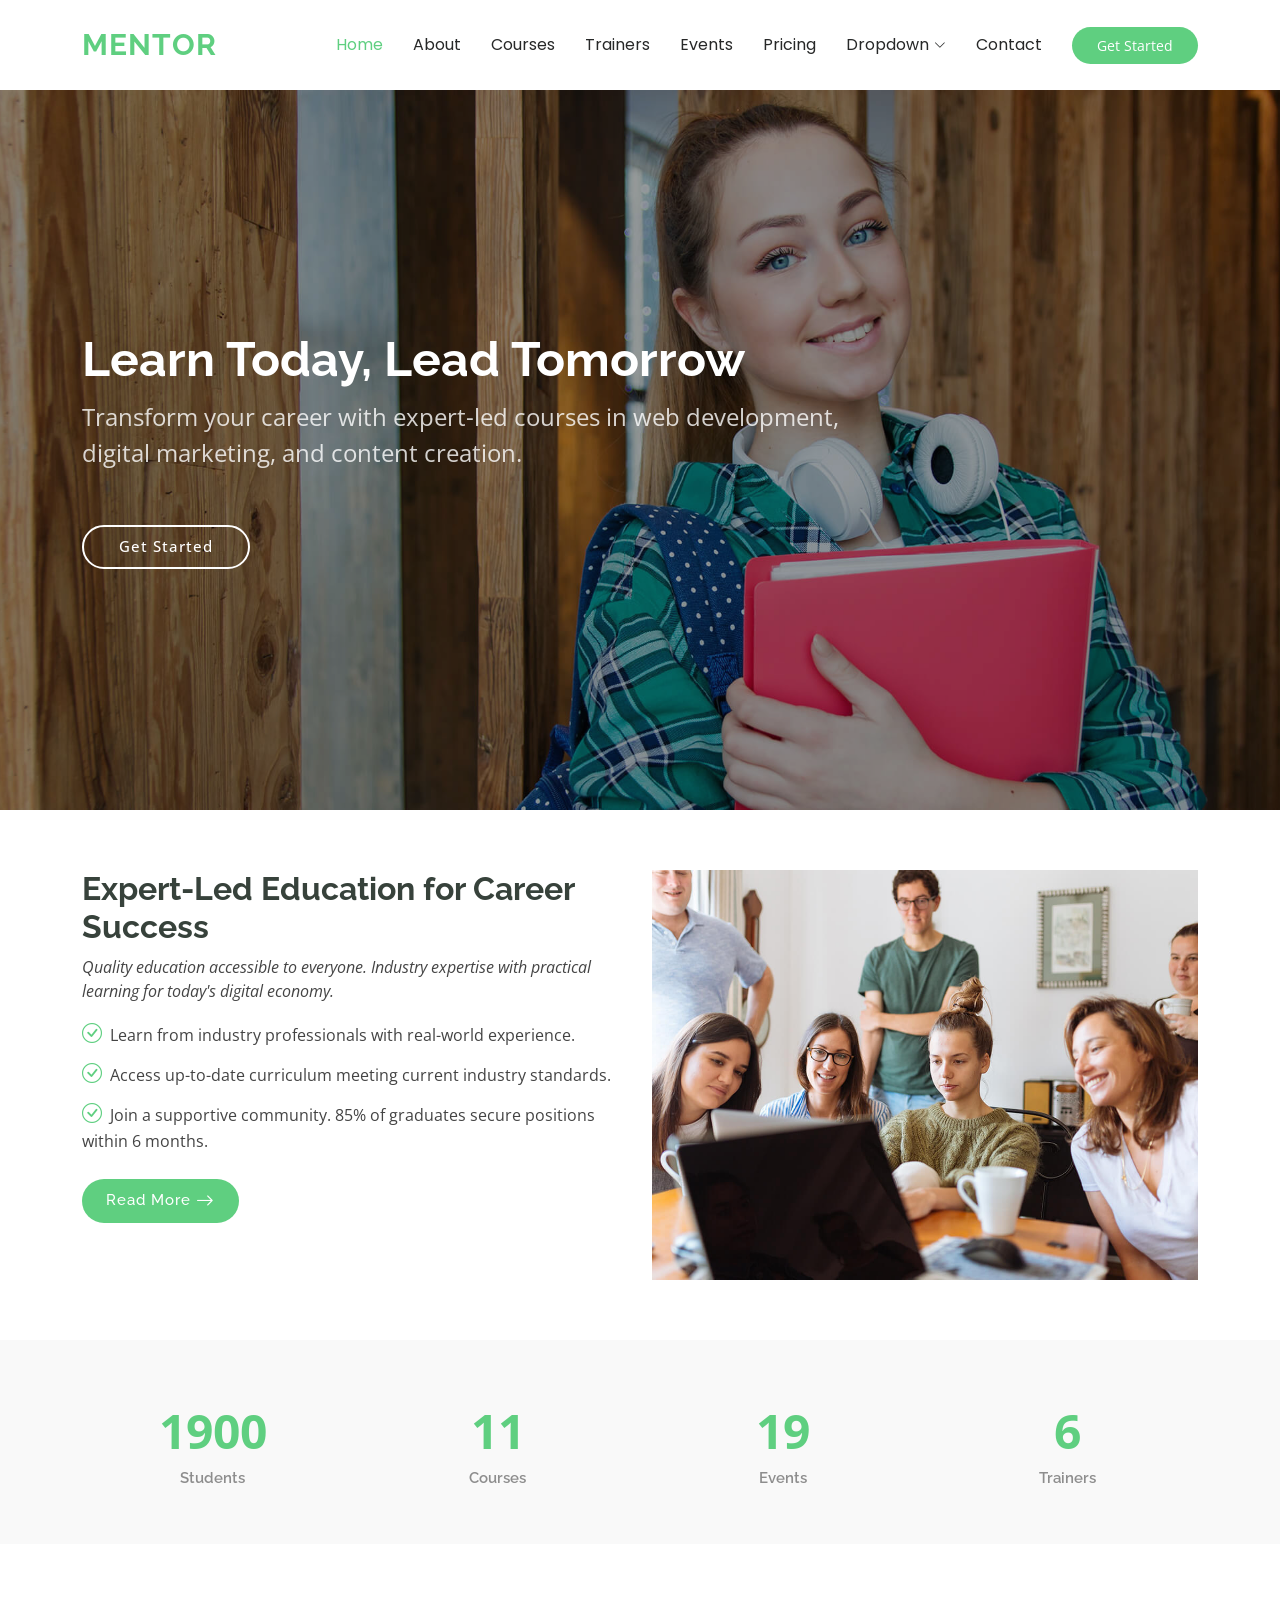
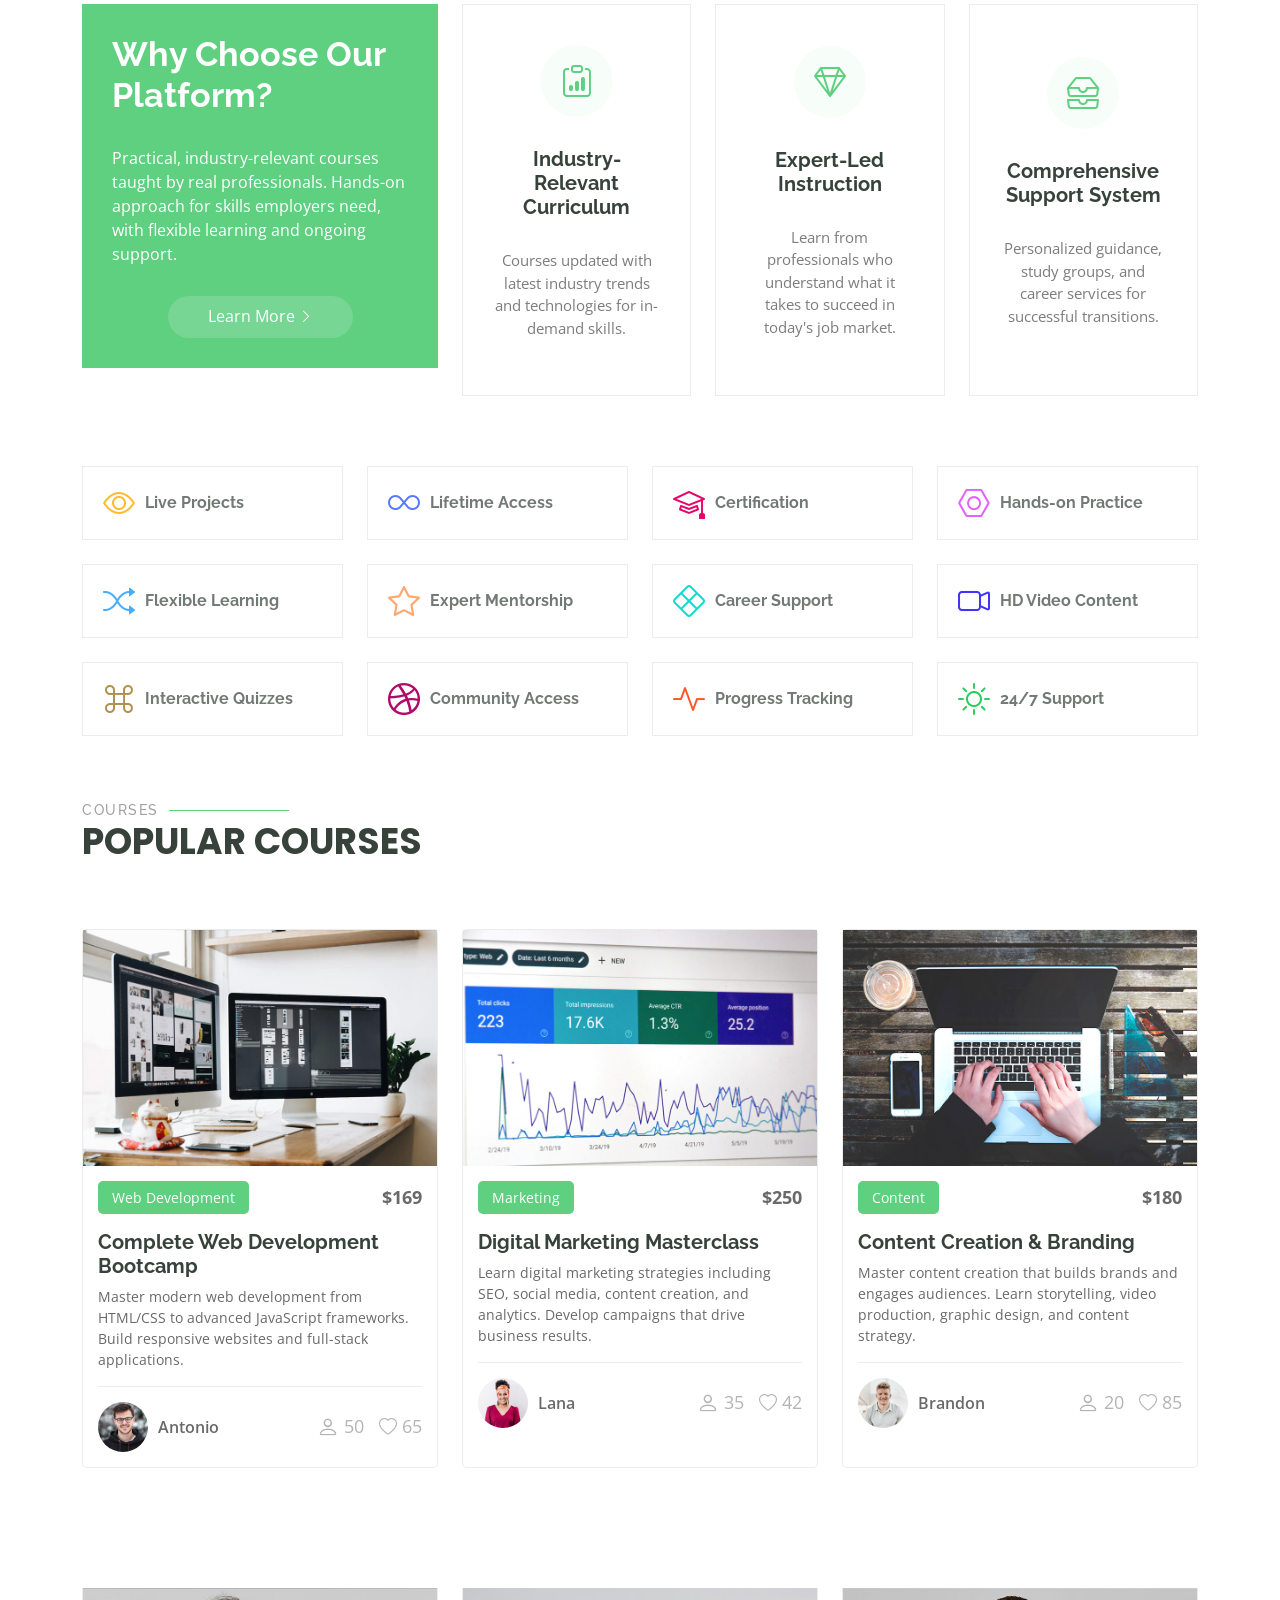
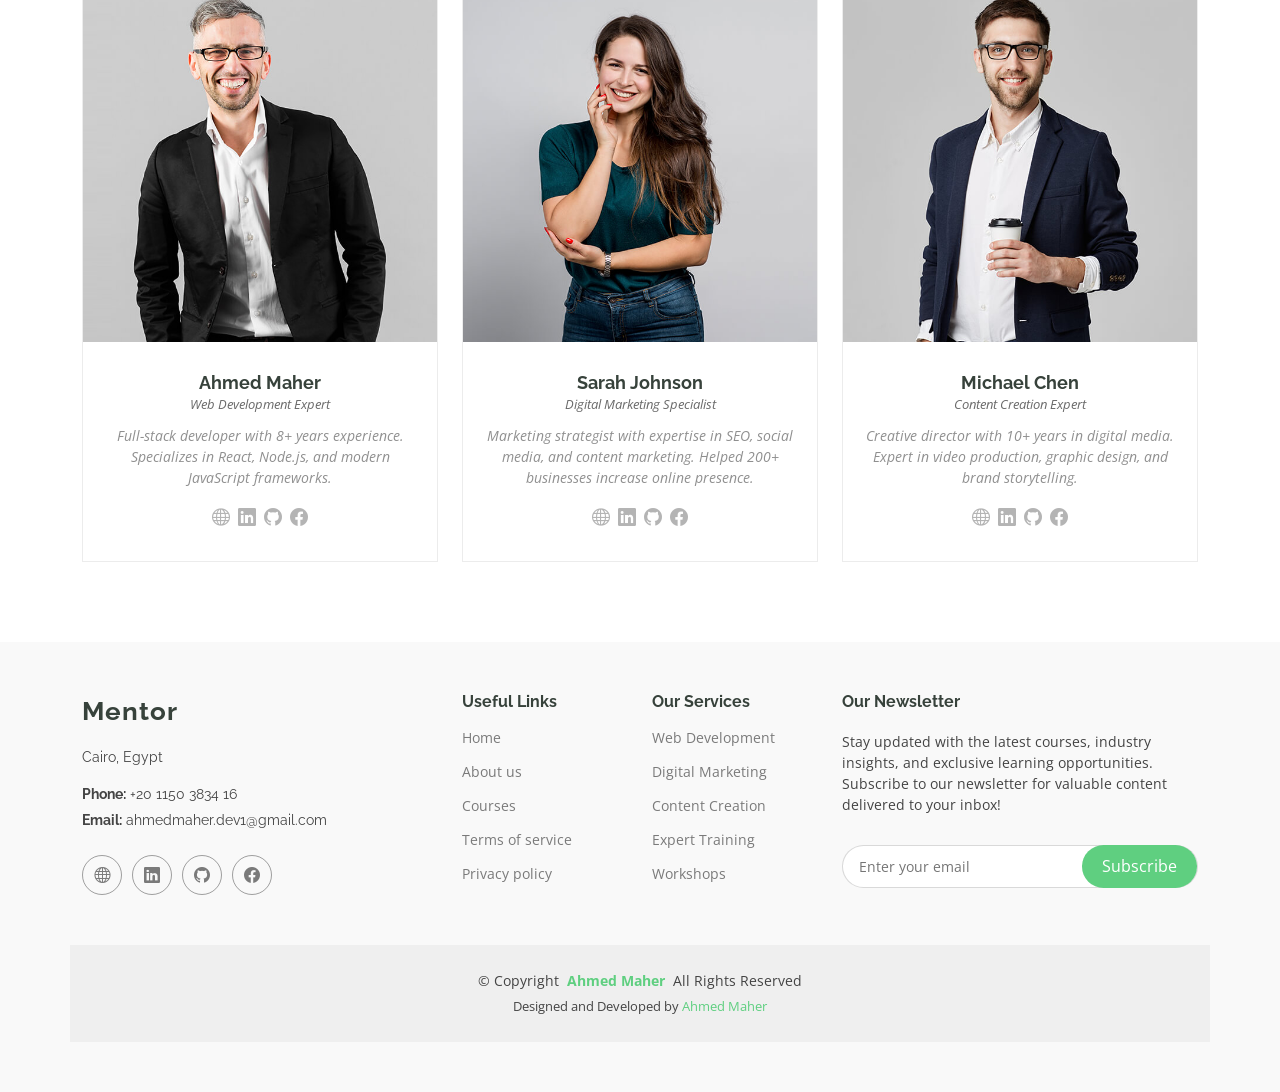
<file: index.html>
<!DOCTYPE html>
<html lang="en">
    <head>
        <meta charset="utf-8" />
        <!-- Primary Meta Tags -->
        <title>Mentor - Learn Web Development, Marketing & More | Online Courses</title>
        <meta name="title" content="Mentor - Learn Web Development, Marketing & More | Online Courses">
        <meta name="description" content="Mentor is a modern online education platform offering expert-led courses in web development, digital marketing, and content creation. Learn at your pace and become job-ready.">
        <meta name="keywords" content="Mentor, Online Learning, Web Development Course, Digital Marketing, Content Creation, HTML, CSS, JavaScript, React, Node, MongoDB, Career Support, E-learning, Online Education Platform">
        <meta name="author" content="Ahmed Maher Algohary">
        <meta name="viewport" content="width=device-width, initial-scale=1.0">
        <!-- Favicons -->
        <link href="assets/img/logo.webp" rel="icon" />
        <link href="assets/img/logo.webp" rel="apple-touch-icon" />
        <!-- Open Graph / Facebook -->
        <meta property="og:type" content="website">
        <meta property="og:url" content="https://ahmed-maher77.github.io/Mentor___online-education-platform/">
        <meta property="og:title" content="Mentor - Learn Web Development, Marketing & More">
        <meta property="og:description" content="Join Mentor to master job-ready skills in web development, digital marketing, and content creation through expert-led courses and real-world projects.">
        <meta property="og:image" content="assets/img/logo.webp">
        <!-- Twitter -->
        <meta name="twitter:card" content="summary_large_image">
        <meta name="twitter:url" content="https://ahmed-maher77.github.io/Mentor___online-education-platform/">
        <meta name="twitter:title" content="Mentor - Learn Web Development, Marketing & More">
        <meta name="twitter:description" content="Mentor offers flexible, expert-led online education in modern tech and marketing skills.">
        <meta name="twitter:image" content="assets/img/logo.webp">

        <!-- Fonts -->
        <link href="https://fonts.googleapis.com" rel="preconnect" />
        <link href="https://fonts.gstatic.com" rel="preconnect" crossorigin />
        <link
            href="https://fonts.googleapis.com/css2?family=Open+Sans:ital,wght@0,300;0,400;0,500;0,600;0,700;0,800;1,300;1,400;1,500;1,600;1,700;1,800&family=Poppins:ital,wght@0,100;0,200;0,300;0,400;0,500;0,600;0,700;0,800;0,900;1,100;1,200;1,300;1,400;1,500;1,600;1,700;1,800;1,900&family=Raleway:ital,wght@0,100;0,200;0,300;0,400;0,500;0,600;0,700;0,800;0,900;1,100;1,200;1,300;1,400;1,500;1,600;1,700;1,800;1,900&display=swap"
            rel="stylesheet"
        />

        <!-- Vendor CSS Files -->
        <link
            href="assets/vendor/bootstrap/css/bootstrap.min.css"
            rel="stylesheet"
        />
        <link
            href="assets/vendor/bootstrap-icons/bootstrap-icons.css"
            rel="stylesheet"
        />
        <link href="assets/vendor/aos/aos.css" rel="stylesheet" />
        <link
            href="assets/vendor/glightbox/css/glightbox.min.css"
            rel="stylesheet"
        />
        <link
            href="assets/vendor/swiper/swiper-bundle.min.css"
            rel="stylesheet"
        />

        <!-- Main CSS File -->
        <link href="assets/css/main.css" rel="stylesheet" />
    </head>

    <body class="index-page">
        <header id="header" class="header d-flex align-items-center sticky-top">
            <div
                class="container-fluid container-xl position-relative d-flex align-items-center"
            >
                <a
                    href="index.html"
                    class="logo d-flex align-items-center me-auto"
                >
                    <h1 class="sitename">Mentor</h1>
                </a>

                <nav id="navmenu" class="navmenu">
                    <ul>
                        <li>
                            <a href="index.html" class="active">Home<br /></a>
                        </li>
                        <li><a href="about.html">About</a></li>
                        <li><a href="courses.html">Courses</a></li>
                        <li><a href="trainers.html">Trainers</a></li>
                        <li><a href="events.html">Events</a></li>
                        <li><a href="pricing.html">Pricing</a></li>
                        <li class="dropdown">
                            <a href="#"
                                ><span>Dropdown</span>
                                <i
                                    class="bi bi-chevron-down toggle-dropdown"
                                ></i
                            ></a>
                            <ul>
                                <li><a href="#">Dropdown 1</a></li>
                                <li class="dropdown">
                                    <a href="#"
                                        ><span>Deep Dropdown</span>
                                        <i
                                            class="bi bi-chevron-down toggle-dropdown"
                                        ></i
                                    ></a>
                                    <ul>
                                        <li><a href="#">Deep Dropdown 1</a></li>
                                        <li><a href="#">Deep Dropdown 2</a></li>
                                        <li><a href="#">Deep Dropdown 3</a></li>
                                        <li><a href="#">Deep Dropdown 4</a></li>
                                        <li><a href="#">Deep Dropdown 5</a></li>
                                    </ul>
                                </li>
                                <li><a href="#">Dropdown 2</a></li>
                                <li><a href="#">Dropdown 3</a></li>
                                <li><a href="#">Dropdown 4</a></li>
                            </ul>
                        </li>
                        <li><a href="contact.html">Contact</a></li>
                    </ul>
                    <i class="mobile-nav-toggle d-xl-none bi bi-list"></i>
                </nav>

                <a class="btn-getstarted" href="courses.html">Get Started</a>
            </div>
        </header>

        <main class="main">
            <!-- Hero Section -->
            <section id="hero" class="hero section dark-background">
                <img src="assets/img/hero-bg.jpg" alt="" data-aos="fade-in" />

                <div class="container">
                    <h2 data-aos="fade-up" data-aos-delay="100">
                        Learn Today, Lead Tomorrow
                    </h2>
                    <p data-aos="fade-up" data-aos-delay="200">
                        Transform your career with expert-led courses in web development, <br/>digital marketing, and content creation. 
                    </p>
                    <div
                        class="d-flex mt-4"
                        data-aos="fade-up"
                        data-aos-delay="300"
                    >
                        <a href="courses.html" class="btn-get-started"
                            >Get Started</a
                        >
                    </div>
                </div>
            </section>
            <!-- /Hero Section -->

            <!-- About Section -->
            <section id="about" class="about section">
                <div class="container">
                    <div class="row gy-4">
                        <div
                            class="col-lg-6 order-1 order-lg-2"
                            data-aos="fade-up"
                            data-aos-delay="100"
                        >
                            <img
                                src="assets/img/about.jpg"
                                class="img-fluid"
                                alt=""
                            />
                        </div>

                        <div
                            class="col-lg-6 order-2 order-lg-1 content"
                            data-aos="fade-up"
                            data-aos-delay="200"
                        >
                            <h3>
                                Expert-Led Education for Career Success
                            </h3>
                            <p class="fst-italic">
                                Quality education accessible to everyone. Industry expertise with practical learning for today's digital economy.
                            </p>
                            <ul>
                                <li>
                                    <i class="bi bi-check-circle"></i>
                                    <span
                                        >Learn from industry professionals with real-world experience.</span
                                    >
                                </li>
                                <li>
                                    <i class="bi bi-check-circle"></i>
                                    <span
                                        >Access up-to-date curriculum meeting current industry standards.</span
                                    >
                                </li>
                                <li>
                                    <i class="bi bi-check-circle"></i>
                                    <span
                                        >Join a supportive community. 85% of graduates secure positions within 6 months.</span
                                    >
                                </li>
                            </ul>
                            <a href="about.html" class="read-more"
                                ><span>Read More</span
                                ><i class="bi bi-arrow-right"></i
                            ></a>
                        </div>
                    </div>
                </div>
            </section>
            <!-- /About Section -->

            <!-- Counts Section -->
            <section id="counts" class="section counts light-background">
                <div class="container" data-aos="fade-up" data-aos-delay="100">
                    <div class="row gy-4">
                        <div class="col-lg-3 col-md-6">
                            <div class="stats-item text-center w-100 h-100">
                                <span
                                    data-purecounter-start="0"
                                    data-purecounter-end="2500"
                                    data-purecounter-duration="1"
                                    class="purecounter"
                                ></span>
                                <p>Students</p>
                            </div>
                        </div>
                        <!-- End Stats Item -->

                        <div class="col-lg-3 col-md-6">
                            <div class="stats-item text-center w-100 h-100">
                                <span
                                    data-purecounter-start="0"
                                    data-purecounter-end="15"
                                    data-purecounter-duration="1"
                                    class="purecounter"
                                ></span>
                                <p>Courses</p>
                            </div>
                        </div>
                        <!-- End Stats Item -->

                        <div class="col-lg-3 col-md-6">
                            <div class="stats-item text-center w-100 h-100">
                                <span
                                    data-purecounter-start="0"
                                    data-purecounter-end="25"
                                    data-purecounter-duration="1"
                                    class="purecounter"
                                ></span>
                                <p>Events</p>
                            </div>
                        </div>
                        <!-- End Stats Item -->

                        <div class="col-lg-3 col-md-6">
                            <div class="stats-item text-center w-100 h-100">
                                <span
                                    data-purecounter-start="0"
                                    data-purecounter-end="8"
                                    data-purecounter-duration="1"
                                    class="purecounter"
                                ></span>
                                <p>Trainers</p>
                            </div>
                        </div>
                        <!-- End Stats Item -->
                    </div>
                </div>
            </section>
            <!-- /Counts Section -->

            <!-- Why Us Section -->
            <section id="why-us" class="section why-us">
                <div class="container">
                    <div class="row gy-4">
                        <div
                            class="col-lg-4"
                            data-aos="fade-up"
                            data-aos-delay="100"
                        >
                            <div class="why-box">
                                <h3>Why Choose Our Platform?</h3>
                                <p>
                                    Practical, industry-relevant courses taught by real professionals. Hands-on approach for skills employers need, with flexible learning and ongoing support.
                                </p>
                                <div class="text-center">
                                    <a href="about.html" class="more-btn"
                                        ><span>Learn More</span>
                                        <i class="bi bi-chevron-right"></i
                                    ></a>
                                </div>
                            </div>
                        </div>
                        <!-- End Why Box -->

                        <div class="col-lg-8 d-flex align-items-stretch">
                            <div
                                class="row gy-4"
                                data-aos="fade-up"
                                data-aos-delay="200"
                            >
                                <div class="col-xl-4">
                                    <div
                                        class="icon-box d-flex flex-column justify-content-center align-items-center"
                                    >
                                        <i class="bi bi-clipboard-data"></i>
                                        <h4>
                                            Industry-Relevant Curriculum
                                        </h4>
                                        <p>
                                            Courses updated with latest industry trends and technologies for in-demand skills.
                                        </p>
                                    </div>
                                </div>
                                <!-- End Icon Box -->
                                <div
                                    class="col-xl-4"
                                    data-aos="fade-up"
                                    data-aos-delay="300"
                                >
                                    <div
                                        class="icon-box d-flex flex-column justify-content-center align-items-center"
                                    >
                                        <i class="bi bi-gem"></i>
                                        <h4>Expert-Led Instruction</h4>
                                        <p>
                                            Learn from professionals who understand what it takes to succeed in today's job market.
                                        </p>
                                    </div>
                                </div>
                                <!-- End Icon Box -->

                                <div
                                    class="col-xl-4"
                                    data-aos="fade-up"
                                    data-aos-delay="400"
                                >
                                    <div
                                        class="icon-box d-flex flex-column justify-content-center align-items-center"
                                    >
                                        <i class="bi bi-inboxes"></i>
                                        <h4>
                                            Comprehensive Support System
                                        </h4>
                                        <p>
                                            Personalized guidance, study groups, and career services for successful transitions.
                                        </p>
                                    </div>
                                </div>
                                <!-- End Icon Box -->
                            </div>
                        </div>
                    </div>
                </div>
            </section>
            <!-- /Why Us Section -->

            <!-- Features Section -->
            <section id="features" class="features section">
                <div class="container">
                    <div class="row gy-4">
                        <div
                            class="col-lg-3 col-md-4"
                            data-aos="fade-up"
                            data-aos-delay="100"
                        >
                            <div class="features-item">
                                <i class="bi bi-eye" style="color: #ffbb2c"></i>
                                <h3>
                                    <a href="courses.html" class="stretched-link"
                                        >Live Projects</a
                                    >
                                </h3>
                            </div>
                        </div>
                        <!-- End Feature Item -->

                        <div
                            class="col-lg-3 col-md-4"
                            data-aos="fade-up"
                            data-aos-delay="200"
                        >
                            <div class="features-item">
                                <i
                                    class="bi bi-infinity"
                                    style="color: #5578ff"
                                ></i>
                                <h3>
                                    <a href="courses.html" class="stretched-link"
                                        >Lifetime Access</a
                                    >
                                </h3>
                            </div>
                        </div>
                        <!-- End Feature Item -->

                        <div
                            class="col-lg-3 col-md-4"
                            data-aos="fade-up"
                            data-aos-delay="300"
                        >
                            <div class="features-item">
                                <i
                                    class="bi bi-mortarboard"
                                    style="color: #e80368"
                                ></i>
                                <h3>
                                    <a href="courses.html" class="stretched-link"
                                        >Certification</a
                                    >
                                </h3>
                            </div>
                        </div>
                        <!-- End Feature Item -->

                        <div
                            class="col-lg-3 col-md-4"
                            data-aos="fade-up"
                            data-aos-delay="400"
                        >
                            <div class="features-item">
                                <i class="bi bi-nut" style="color: #e361ff"></i>
                                <h3>
                                    <a href="courses.html" class="stretched-link"
                                        >Hands-on Practice</a
                                    >
                                </h3>
                            </div>
                        </div>
                        <!-- End Feature Item -->

                        <div
                            class="col-lg-3 col-md-4"
                            data-aos="fade-up"
                            data-aos-delay="500"
                        >
                            <div class="features-item">
                                <i
                                    class="bi bi-shuffle"
                                    style="color: #47aeff"
                                ></i>
                                <h3>
                                    <a href="courses.html" class="stretched-link"
                                        >Flexible Learning</a
                                    >
                                </h3>
                            </div>
                        </div>
                        <!-- End Feature Item -->

                        <div
                            class="col-lg-3 col-md-4"
                            data-aos="fade-up"
                            data-aos-delay="600"
                        >
                            <div class="features-item">
                                <i
                                    class="bi bi-star"
                                    style="color: #ffa76e"
                                ></i>
                                <h3>
                                    <a href="courses.html" class="stretched-link"
                                        >Expert Mentorship</a
                                    >
                                </h3>
                            </div>
                        </div>
                        <!-- End Feature Item -->

                        <div
                            class="col-lg-3 col-md-4"
                            data-aos="fade-up"
                            data-aos-delay="700"
                        >
                            <div class="features-item">
                                <i
                                    class="bi bi-x-diamond"
                                    style="color: #11dbcf"
                                ></i>
                                <h3>
                                    <a href="courses.html" class="stretched-link"
                                        >Career Support</a
                                    >
                                </h3>
                            </div>
                        </div>
                        <!-- End Feature Item -->

                        <div
                            class="col-lg-3 col-md-4"
                            data-aos="fade-up"
                            data-aos-delay="800"
                        >
                            <div class="features-item">
                                <i
                                    class="bi bi-camera-video"
                                    style="color: #4233ff"
                                ></i>
                                <h3>
                                    <a href="courses.html" class="stretched-link"
                                        >HD Video Content</a
                                    >
                                </h3>
                            </div>
                        </div>
                        <!-- End Feature Item -->

                        <div
                            class="col-lg-3 col-md-4"
                            data-aos="fade-up"
                            data-aos-delay="900"
                        >
                            <div class="features-item">
                                <i
                                    class="bi bi-command"
                                    style="color: #b2904f"
                                ></i>
                                <h3>
                                    <a href="courses.html" class="stretched-link"
                                        >Interactive Quizzes</a
                                    >
                                </h3>
                            </div>
                        </div>
                        <!-- End Feature Item -->

                        <div
                            class="col-lg-3 col-md-4"
                            data-aos="fade-up"
                            data-aos-delay="1000"
                        >
                            <div class="features-item">
                                <i
                                    class="bi bi-dribbble"
                                    style="color: #b20969"
                                ></i>
                                <h3>
                                    <a href="courses.html" class="stretched-link"
                                        >Community Access</a
                                    >
                                </h3>
                            </div>
                        </div>
                        <!-- End Feature Item -->

                        <div
                            class="col-lg-3 col-md-4"
                            data-aos="fade-up"
                            data-aos-delay="1100"
                        >
                            <div class="features-item">
                                <i
                                    class="bi bi-activity"
                                    style="color: #ff5828"
                                ></i>
                                <h3>
                                    <a href="courses.html" class="stretched-link"
                                        >Progress Tracking</a
                                    >
                                </h3>
                            </div>
                        </div>
                        <!-- End Feature Item -->

                        <div
                            class="col-lg-3 col-md-4"
                            data-aos="fade-up"
                            data-aos-delay="1200"
                        >
                            <div class="features-item">
                                <i
                                    class="bi bi-brightness-high"
                                    style="color: #29cc61"
                                ></i>
                                <h3>
                                    <a href="courses.html" class="stretched-link"
                                        >24/7 Support</a
                                    >
                                </h3>
                            </div>
                        </div>
                        <!-- End Feature Item -->
                    </div>
                </div>
            </section>
            <!-- /Features Section -->

            <!-- Courses Section -->
            <section id="courses" class="courses section">
                <!-- Section Title -->
                <div class="container section-title" data-aos="fade-up">
                    <h2>Courses</h2>
                    <p>Popular Courses</p>
                </div>
                <!-- End Section Title -->

                <div class="container">
                    <div class="row">
                        <div
                            class="col-lg-4 col-md-6 d-flex align-items-stretch"
                            data-aos="zoom-in"
                            data-aos-delay="100"
                        >
                            <div class="course-item">
                                <img
                                    src="assets/img/course-1.jpg"
                                    class="img-fluid"
                                    alt="..."
                                />
                                <div class="course-content">
                                    <div
                                        class="d-flex justify-content-between align-items-center mb-3"
                                    >
                                        <p class="category">Web Development</p>
                                        <p class="price">$169</p>
                                    </div>

                                    <h3>
                                        <a href="course-details.html?course=webDevelopment"
                                            >Complete Web Development Bootcamp</a
                                        >
                                    </h3>
                                    <p class="description">
                                        Master modern web development from HTML/CSS to advanced JavaScript frameworks. Build responsive websites and full-stack applications.
                                    </p>
                                    <div
                                        class="trainer d-flex justify-content-between align-items-center"
                                    >
                                        <div
                                            class="trainer-profile d-flex align-items-center"
                                        >
                                            <img
                                                src="assets/img/trainers/trainer-1-2.jpg"
                                                class="img-fluid"
                                                alt=""
                                            />
                                            <a href="" class="trainer-link"
                                                >Antonio</a
                                            >
                                        </div>
                                        <div
                                            class="trainer-rank d-flex align-items-center"
                                        >
                                            <i
                                                class="bi bi-person user-icon"
                                            ></i
                                            >&nbsp;50 &nbsp;&nbsp;
                                            <i
                                                class="bi bi-heart heart-icon"
                                            ></i
                                            >&nbsp;65
                                        </div>
                                    </div>
                                </div>
                            </div>
                        </div>
                        <!-- End Course Item-->

                        <div
                            class="col-lg-4 col-md-6 d-flex align-items-stretch mt-4 mt-md-0"
                            data-aos="zoom-in"
                            data-aos-delay="200"
                        >
                            <div class="course-item">
                                <img
                                    src="assets/img/course-2.jpg"
                                    class="img-fluid"
                                    alt="..."
                                />
                                <div class="course-content">
                                    <div
                                        class="d-flex justify-content-between align-items-center mb-3"
                                    >
                                        <p class="category">Marketing</p>
                                        <p class="price">$250</p>
                                    </div>

                                    <h3>
                                        <a href="course-details.html?course=digitalMarketing"
                                            >Digital Marketing Masterclass</a
                                        >
                                    </h3>
                                    <p class="description">
                                        Learn digital marketing strategies including SEO, social media, content creation, and analytics. Develop campaigns that drive business results.
                                    </p>
                                    <div
                                        class="trainer d-flex justify-content-between align-items-center"
                                    >
                                        <div
                                            class="trainer-profile d-flex align-items-center"
                                        >
                                            <img
                                                src="assets/img/trainers/trainer-2-2.jpg"
                                                class="img-fluid"
                                                alt=""
                                            />
                                            <a href="" class="trainer-link"
                                                >Lana</a
                                            >
                                        </div>
                                        <div
                                            class="trainer-rank d-flex align-items-center"
                                        >
                                            <i
                                                class="bi bi-person user-icon"
                                            ></i
                                            >&nbsp;35 &nbsp;&nbsp;
                                            <i
                                                class="bi bi-heart heart-icon"
                                            ></i
                                            >&nbsp;42
                                        </div>
                                    </div>
                                </div>
                            </div>
                        </div>
                        <!-- End Course Item-->

                        <div
                            class="col-lg-4 col-md-6 d-flex align-items-stretch mt-4 mt-lg-0"
                            data-aos="zoom-in"
                            data-aos-delay="300"
                        >
                            <div class="course-item">
                                <img
                                    src="assets/img/course-3.jpg"
                                    class="img-fluid"
                                    alt="..."
                                />
                                <div class="course-content">
                                    <div
                                        class="d-flex justify-content-between align-items-center mb-3"
                                    >
                                        <p class="category">Content</p>
                                        <p class="price">$180</p>
                                    </div>

                                    <h3>
                                        <a href="course-details.html?course=contentCreation"
                                            >Content Creation & Branding</a
                                        >
                                    </h3>
                                    <p class="description">
                                        Master content creation that builds brands and engages audiences. Learn storytelling, video production, graphic design, and content strategy.
                                    </p>
                                    <div
                                        class="trainer d-flex justify-content-between align-items-center"
                                    >
                                        <div
                                            class="trainer-profile d-flex align-items-center"
                                        >
                                            <img
                                                src="assets/img/trainers/trainer-3-2.jpg"
                                                class="img-fluid"
                                                alt=""
                                            />
                                            <a href="" class="trainer-link"
                                                >Brandon</a
                                            >
                                        </div>
                                        <div
                                            class="trainer-rank d-flex align-items-center"
                                        >
                                            <i
                                                class="bi bi-person user-icon"
                                            ></i
                                            >&nbsp;20 &nbsp;&nbsp;
                                            <i
                                                class="bi bi-heart heart-icon"
                                            ></i
                                            >&nbsp;85
                                        </div>
                                    </div>
                                </div>
                            </div>
                        </div>
                        <!-- End Course Item-->
                    </div>
                </div>
            </section>
            <!-- /Courses Section -->

            <!-- Trainers Index Section -->
            <section id="trainers-index" class="section trainers-index">
                <div class="container">
                    <div class="row">
                        <div
                            class="col-lg-4 col-md-6 d-flex"
                            data-aos="fade-up"
                            data-aos-delay="100"
                        >
                            <div class="member">
                                <img
                                    src="assets/img/trainers/trainer-1.jpg"
                                    class="img-fluid"
                                    alt="Ahmed Maher - Web Development Expert"
                                />
                                <div class="member-content">
                                    <h4>Ahmed Maher</h4>
                                    <span>Web Development Expert</span>
                                    <p>
                                        Full-stack developer with 8+ years experience. Specializes in React, Node.js, and modern JavaScript frameworks.
                                    </p>
                                    <div class="social">
                                        <a href="https://ahmedmaher-portfolio.vercel.app/" target="_blank"
                                            ><i class="bi bi-globe"></i
                                        ></a>
                                        <a href="https://www.linkedin.com/in/ahmed-maher-algohary" target="_blank"
                                            ><i class="bi bi-linkedin"></i
                                        ></a>
                                        <a href="https://github.com/Ahmed-Maher77" target="_blank"
                                            ><i class="bi bi-github"></i
                                        ></a>
                                        <a href="https://web.facebook.com/profile.php?id=100012154268952" target="_blank"
                                            ><i class="bi bi-facebook"></i
                                        ></a>
                                    </div>
                                </div>
                            </div>
                        </div>
                        <!-- End Team Member -->

                        <div
                            class="col-lg-4 col-md-6 d-flex"
                            data-aos="fade-up"
                            data-aos-delay="200"
                        >
                            <div class="member">
                                <img
                                    src="assets/img/trainers/trainer-2.jpg"
                                    class="img-fluid"
                                    alt="Sarah Johnson - Digital Marketing Specialist"
                                />
                                <div class="member-content">
                                    <h4>Sarah Johnson</h4>
                                    <span>Digital Marketing Specialist</span>
                                    <p>
                                        Marketing strategist with expertise in SEO, social media, and content marketing. Helped 200+ businesses increase online presence.
                                    </p>
                                    <div class="social">
                                        <a href="https://ahmedmaher-portfolio.vercel.app/" target="_blank"
                                            ><i class="bi bi-globe"></i
                                        ></a>
                                        <a href="https://www.linkedin.com/in/ahmed-maher-algohary" target="_blank"
                                            ><i class="bi bi-linkedin"></i
                                        ></a>
                                        <a href="https://github.com/Ahmed-Maher77" target="_blank"
                                            ><i class="bi bi-github"></i
                                        ></a>
                                        <a href="https://web.facebook.com/profile.php?id=100012154268952" target="_blank"
                                            ><i class="bi bi-facebook"></i
                                        ></a>
                                    </div>
                                </div>
                            </div>
                        </div>
                        <!-- End Team Member -->

                        <div
                            class="col-lg-4 col-md-6 d-flex"
                            data-aos="fade-up"
                            data-aos-delay="300"
                        >
                            <div class="member">
                                <img
                                    src="assets/img/trainers/trainer-3.jpg"
                                    class="img-fluid"
                                    alt="Michael Chen - Content Creation Expert"
                                />
                                <div class="member-content">
                                    <h4>Michael Chen</h4>
                                    <span>Content Creation Expert</span>
                                    <p>
                                        Creative director with 10+ years in digital media. Expert in video production, graphic design, and brand storytelling.
                                    </p>
                                    <div class="social">
                                        <a href="https://ahmedmaher-portfolio.vercel.app/" target="_blank"
                                            ><i class="bi bi-globe"></i
                                        ></a>
                                        <a href="https://www.linkedin.com/in/ahmed-maher-algohary" target="_blank"
                                            ><i class="bi bi-linkedin"></i
                                        ></a>
                                        <a href="https://github.com/Ahmed-Maher77" target="_blank"
                                            ><i class="bi bi-github"></i
                                        ></a>
                                        <a href="https://web.facebook.com/profile.php?id=100012154268952" target="_blank"
                                            ><i class="bi bi-facebook"></i
                                        ></a>
                                    </div>
                                </div>
                            </div>
                        </div>
                        <!-- End Team Member -->
                    </div>
                </div>
            </section>
            <!-- /Trainers Index Section -->
        </main>

        <footer id="footer" class="footer position-relative light-background">
            <div class="container footer-top">
                <div class="row gy-4">
                    <div class="col-lg-4 col-md-6 footer-about">
                        <a
                            href="index.html"
                            class="logo d-flex align-items-center"
                        >
                            <span class="sitename">Mentor</span>
                        </a>
                        <div class="footer-contact pt-3">
                            <p>Cairo, Egypt</p>
                            <p class="mt-3">
                                <strong>Phone:</strong>
                                <span>+20 1150 3834 16</span>
                            </p>
                            <p>
                                <strong>Email:</strong>
                                <span>ahmedmaher.dev1@gmail.com</span>
                            </p>
                        </div>
                        <div class="social-links d-flex mt-4">
                            <a
                                href="https://ahmedmaher-portfolio.vercel.app/"
                                target="_blank"
                                ><i class="bi bi-globe"></i
                            ></a>
                            <a
                                href="https://www.linkedin.com/in/ahmed-maher-algohary"
                                target="_blank"
                                ><i class="bi bi-linkedin"></i
                            ></a>
                            <a
                                href="https://github.com/Ahmed-Maher77"
                                target="_blank"
                                ><i class="bi bi-github"></i
                            ></a>
                            <a
                                href="https://web.facebook.com/profile.php?id=100012154268952"
                                target="_blank"
                                ><i class="bi bi-facebook"></i
                            ></a>
                        </div>
                    </div>

                    <div class="col-lg-2 col-md-3 footer-links">
                        <h4>Useful Links</h4>
                        <ul>
                            <li><a href="index.html">Home</a></li>
                            <li><a href="about.html">About us</a></li>
                            <li><a href="courses.html">Courses</a></li>
                            <li><a href="#">Terms of service</a></li>
                            <li><a href="#">Privacy policy</a></li>
                        </ul>
                    </div>

                    <div class="col-lg-2 col-md-3 footer-links">
                        <h4>Our Services</h4>
                        <ul>
                            <li><a href="courses.html">Web Development</a></li>
                            <li>
                                <a href="courses.html">Digital Marketing</a>
                            </li>
                            <li><a href="courses.html">Content Creation</a></li>
                            <li><a href="trainers.html">Expert Training</a></li>
                            <li><a href="events.html">Workshops</a></li>
                        </ul>
                    </div>

                    <div class="col-lg-4 col-md-12 footer-newsletter">
                        <h4>Our Newsletter</h4>
                        <p>
                            Stay updated with the latest courses, industry
                            insights, and exclusive learning opportunities.
                            Subscribe to our newsletter for valuable content
                            delivered to your inbox!
                        </p>
                        <form
                            id="newsletterForm"
                            action="forms/newsletter.php"
                            method="post"
                            class="php-email-form"
                        >
                            <div class="newsletter-form">
                                <input
                                    type="email"
                                    id="newsletterEmail"
                                    name="email"
                                    placeholder="Enter your email"
                                    required
                                />
                                <input type="submit" value="Subscribe" />
                            </div>
                            <div class="loading">Loading</div>
                            <div
                                class="error-message"
                                id="emailError"
                                style="display: none"
                            ></div>
                            <div class="sent-message">
                                Your subscription request has been sent. Thank
                                you!
                            </div>
                        </form>
                    </div>
                </div>
            </div>

            <div class="container copyright text-center mt-4">
                <p>
                    © <span>Copyright</span>
                    <strong class="px-1 sitename"
                        ><a
                            href="https://ahmedmaher-portfolio.vercel.app/"
                            target="_blank"
                            >Ahmed Maher</a
                        ></strong
                    >
                    <span>All Rights Reserved</span>
                </p>
                <div class="credits">
                    Designed and Developed by
                    <a href="https://ahmedmaher-portfolio.vercel.app/"
                        >Ahmed Maher</a
                    >
                </div>
            </div>
        </footer>

        <!-- Scroll Top -->
        <a
            href="#"
            id="scroll-top"
            class="scroll-top d-flex align-items-center justify-content-center"
            ><i class="bi bi-arrow-up-short"></i
        ></a>

        <!-- Preloader -->
        <div id="preloader"></div>

        <!-- Vendor JS Files -->
        <script src="assets/vendor/bootstrap/js/bootstrap.bundle.min.js"></script>
        <script src="assets/vendor/php-email-form/validate.js"></script>
        <script src="assets/vendor/aos/aos.js"></script>
        <script src="assets/vendor/glightbox/js/glightbox.min.js"></script>
        <script src="assets/vendor/purecounter/purecounter_vanilla.js"></script>
        <script src="assets/vendor/swiper/swiper-bundle.min.js"></script>

        <!-- Main JS File -->
        <script src="assets/js/main.js"></script>
    </body>
</html>
</file>
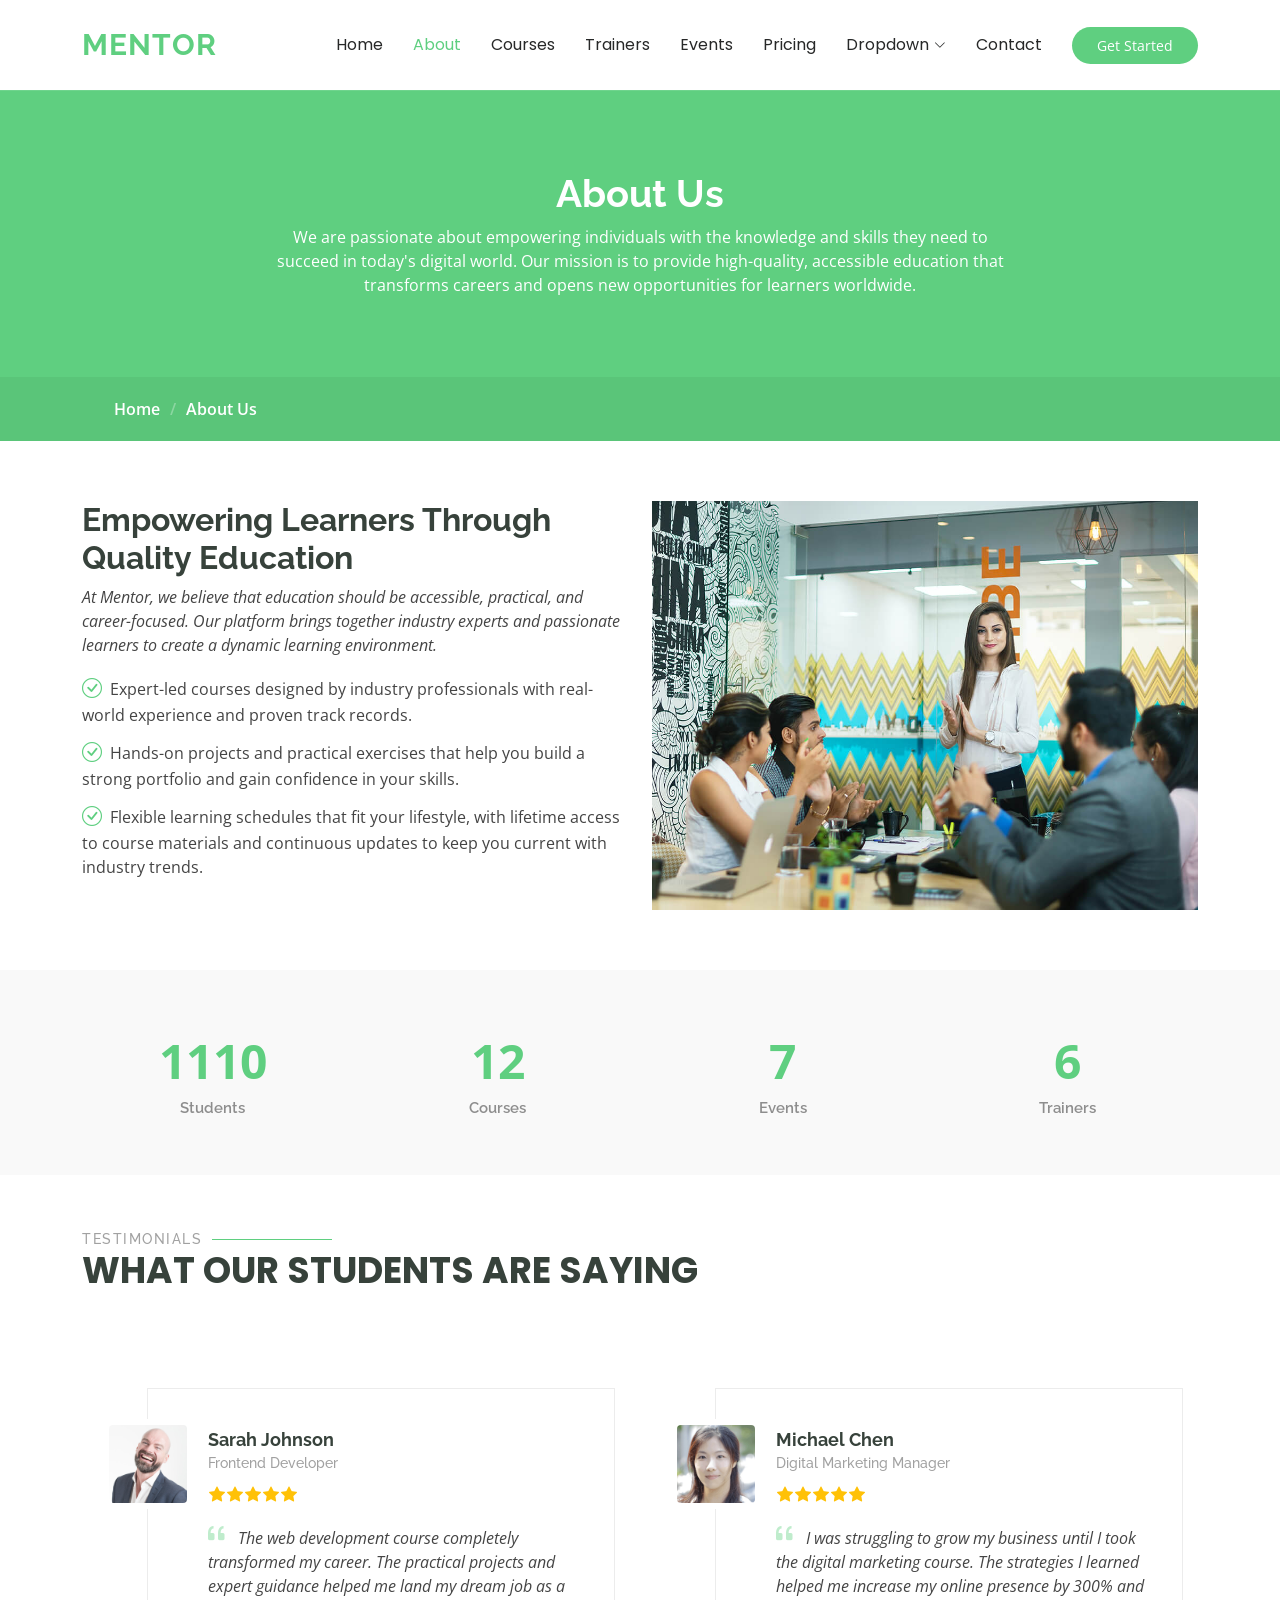
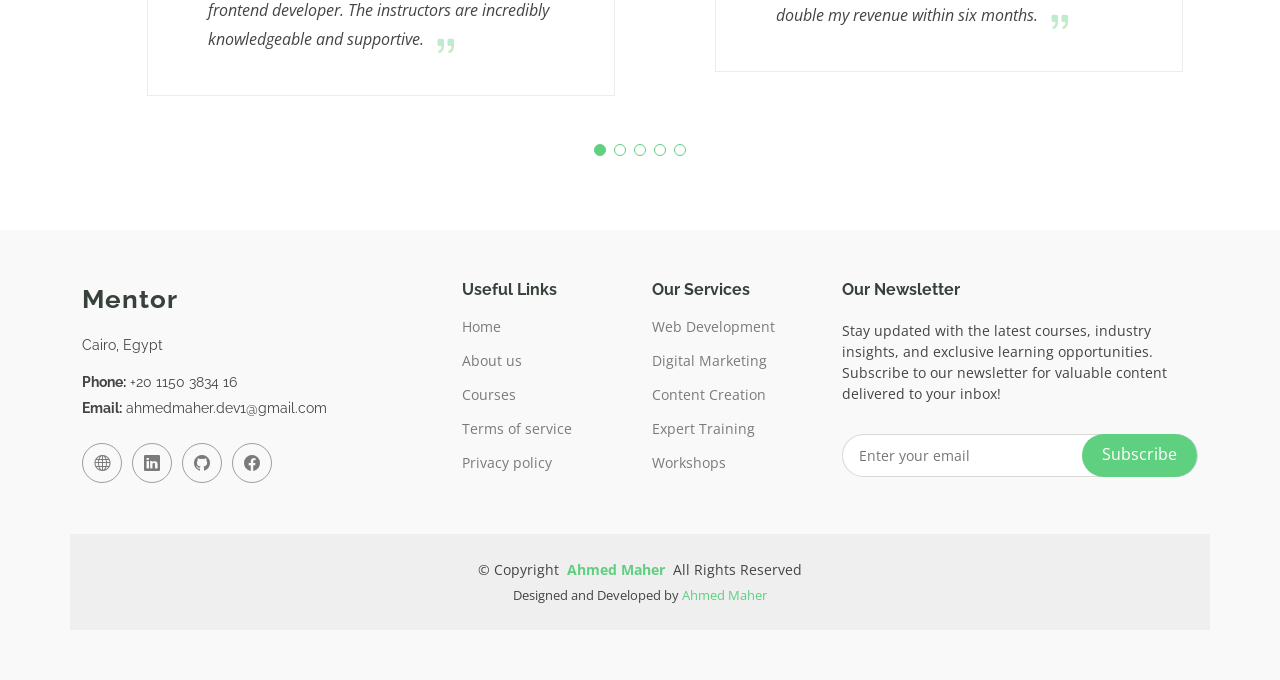
<file: about.html>
<!DOCTYPE html>
<html lang="en">
    <head>
        <meta charset="utf-8" />
        <!-- Primary Meta Tags -->
        <title>About - Mentor</title>
        <meta name="title" content="Mentor - Learn Web Development, Marketing & More | Online Courses">
        <meta name="description" content="Mentor is a modern online education platform offering expert-led courses in web development, digital marketing, and content creation. Learn at your pace and become job-ready.">
        <meta name="keywords" content="Mentor, Online Learning, Web Development Course, Digital Marketing, Content Creation, HTML, CSS, JavaScript, React, Node, MongoDB, Career Support, E-learning, Online Education Platform">
        <meta name="author" content="Ahmed Maher Algohary">
        <meta name="viewport" content="width=device-width, initial-scale=1.0">
        <!-- Favicons -->
        <link href="assets/img/logo.webp" rel="icon" />
        <link href="assets/img/logo.webp" rel="apple-touch-icon" />
        <!-- Open Graph / Facebook -->
        <meta property="og:type" content="website">
        <meta property="og:url" content="https://ahmed-maher77.github.io/Mentor___online-education-platform/">
        <meta property="og:title" content="Mentor - Learn Web Development, Marketing & More">
        <meta property="og:description" content="Join Mentor to master job-ready skills in web development, digital marketing, and content creation through expert-led courses and real-world projects.">
        <meta property="og:image" content="assets/img/logo.webp">
        <!-- Twitter -->
        <meta name="twitter:card" content="summary_large_image">
        <meta name="twitter:url" content="https://ahmed-maher77.github.io/Mentor___online-education-platform/">
        <meta name="twitter:title" content="Mentor - Learn Web Development, Marketing & More">
        <meta name="twitter:description" content="Mentor offers flexible, expert-led online education in modern tech and marketing skills.">
        <meta name="twitter:image" content="assets/img/logo.webp">

        <!-- Fonts -->
        <link href="https://fonts.googleapis.com" rel="preconnect" />
        <link href="https://fonts.gstatic.com" rel="preconnect" crossorigin />
        <link
            href="https://fonts.googleapis.com/css2?family=Open+Sans:ital,wght@0,300;0,400;0,500;0,600;0,700;0,800;1,300;1,400;1,500;1,600;1,700;1,800&family=Poppins:ital,wght@0,100;0,200;0,300;0,400;0,500;0,600;0,700;0,800;0,900;1,100;1,200;1,300;1,400;1,500;1,600;1,700;1,800;1,900&family=Raleway:ital,wght@0,100;0,200;0,300;0,400;0,500;0,600;0,700;0,800;0,900;1,100;1,200;1,300;1,400;1,500;1,600;1,700;1,800;1,900&display=swap"
            rel="stylesheet"
        />

        <!-- Vendor CSS Files -->
        <link
            href="assets/vendor/bootstrap/css/bootstrap.min.css"
            rel="stylesheet"
        />
        <link
            href="assets/vendor/bootstrap-icons/bootstrap-icons.css"
            rel="stylesheet"
        />
        <link href="assets/vendor/aos/aos.css" rel="stylesheet" />
        <link
            href="assets/vendor/glightbox/css/glightbox.min.css"
            rel="stylesheet"
        />
        <link
            href="assets/vendor/swiper/swiper-bundle.min.css"
            rel="stylesheet"
        />

        <!-- Main CSS File -->
        <link href="assets/css/main.css" rel="stylesheet" />
    </head>

    <body class="about-page">
        <header id="header" class="header d-flex align-items-center sticky-top">
            <div
                class="container-fluid container-xl position-relative d-flex align-items-center"
            >
                <a
                    href="index.html"
                    class="logo d-flex align-items-center me-auto"
                >
                    <h1 class="sitename">Mentor</h1>
                </a>

                <nav id="navmenu" class="navmenu">
                    <ul>
                        <li>
                            <a href="index.html">Home<br /></a>
                        </li>
                        <li><a href="about.html" class="active">About</a></li>
                        <li><a href="courses.html">Courses</a></li>
                        <li><a href="trainers.html">Trainers</a></li>
                        <li><a href="events.html">Events</a></li>
                        <li><a href="pricing.html">Pricing</a></li>
                        <li class="dropdown">
                            <a href="#"
                                ><span>Dropdown</span>
                                <i
                                    class="bi bi-chevron-down toggle-dropdown"
                                ></i
                            ></a>
                            <ul>
                                <li><a href="#">Dropdown 1</a></li>
                                <li class="dropdown">
                                    <a href="#"
                                        ><span>Deep Dropdown</span>
                                        <i
                                            class="bi bi-chevron-down toggle-dropdown"
                                        ></i
                                    ></a>
                                    <ul>
                                        <li><a href="#">Deep Dropdown 1</a></li>
                                        <li><a href="#">Deep Dropdown 2</a></li>
                                        <li><a href="#">Deep Dropdown 3</a></li>
                                        <li><a href="#">Deep Dropdown 4</a></li>
                                        <li><a href="#">Deep Dropdown 5</a></li>
                                    </ul>
                                </li>
                                <li><a href="#">Dropdown 2</a></li>
                                <li><a href="#">Dropdown 3</a></li>
                                <li><a href="#">Dropdown 4</a></li>
                            </ul>
                        </li>
                        <li><a href="contact.html">Contact</a></li>
                    </ul>
                    <i class="mobile-nav-toggle d-xl-none bi bi-list"></i>
                </nav>

                <a class="btn-getstarted" href="courses.html">Get Started</a>
            </div>
        </header>

        <main class="main">
            <!-- Page Title -->
            <div class="page-title" data-aos="fade">
                <div class="heading">
                    <div class="container">
                        <div
                            class="row d-flex justify-content-center text-center"
                        >
                            <div class="col-lg-8">
                                <h1>About Us<br /></h1>
                                <p class="mb-0">
                                    We are passionate about empowering individuals with the knowledge and skills they need to succeed in today's digital world. Our mission is to provide high-quality, accessible education that transforms careers and opens new opportunities for learners worldwide.
                                </p>
                            </div>
                        </div>
                    </div>
                </div>
                <nav class="breadcrumbs">
                    <div class="container">
                        <ol>
                            <li><a href="index.html">Home</a></li>
                            <li class="current">About Us<br /></li>
                        </ol>
                    </div>
                </nav>
            </div>
            <!-- End Page Title -->

            <!-- About Us Section -->
            <section id="about-us" class="section about-us">
                <div class="container">
                    <div class="row gy-4">
                        <div
                            class="col-lg-6 order-1 order-lg-2"
                            data-aos="fade-up"
                            data-aos-delay="100"
                        >
                            <img
                                src="assets/img/about-2.jpg"
                                class="img-fluid"
                                alt="Students learning online"
                            />
                        </div>

                        <div
                            class="col-lg-6 order-2 order-lg-1 content"
                            data-aos="fade-up"
                            data-aos-delay="200"
                        >
                            <h3>
                                Empowering Learners Through Quality Education
                            </h3>
                            <p class="fst-italic">
                                At Mentor, we believe that education should be accessible, practical, and career-focused. Our platform brings together industry experts and passionate learners to create a dynamic learning environment.
                            </p>
                            <ul>
                                <li>
                                    <i class="bi bi-check-circle"></i>
                                    <span
                                        >Expert-led courses designed by industry professionals with real-world experience and proven track records.</span
                                    >
                                </li>
                                <li>
                                    <i class="bi bi-check-circle"></i>
                                    <span
                                        >Hands-on projects and practical exercises that help you build a strong portfolio and gain confidence in your skills.</span
                                    >
                                </li>
                                <li>
                                    <i class="bi bi-check-circle"></i>
                                    <span
                                        >Flexible learning schedules that fit your lifestyle, with lifetime access to course materials and continuous updates to keep you current with industry trends.</span
                                    >
                                </li>
                            </ul>
                        </div>
                    </div>
                </div>
            </section>
            <!-- /About Us Section -->

            <!-- Counts Section -->
            <section id="counts" class="section counts light-background">
                <div class="container" data-aos="fade-up" data-aos-delay="100">
                    <div class="row gy-4">
                        <div class="col-lg-3 col-md-6">
                            <div class="stats-item text-center w-100 h-100">
                                <span
                                    data-purecounter-start="0"
                                    data-purecounter-end="2847"
                                    data-purecounter-duration="1"
                                    class="purecounter"
                                ></span>
                                <p>Students</p>
                            </div>
                        </div>
                        <!-- End Stats Item -->

                        <div class="col-lg-3 col-md-6">
                            <div class="stats-item text-center w-100 h-100">
                                <span
                                    data-purecounter-start="0"
                                    data-purecounter-end="32"
                                    data-purecounter-duration="1"
                                    class="purecounter"
                                ></span>
                                <p>Courses</p>
                            </div>
                        </div>
                        <!-- End Stats Item -->

                        <div class="col-lg-3 col-md-6">
                            <div class="stats-item text-center w-100 h-100">
                                <span
                                    data-purecounter-start="0"
                                    data-purecounter-end="18"
                                    data-purecounter-duration="1"
                                    class="purecounter"
                                ></span>
                                <p>Events</p>
                            </div>
                        </div>
                        <!-- End Stats Item -->

                        <div class="col-lg-3 col-md-6">
                            <div class="stats-item text-center w-100 h-100">
                                <span
                                    data-purecounter-start="0"
                                    data-purecounter-end="15"
                                    data-purecounter-duration="1"
                                    class="purecounter"
                                ></span>
                                <p>Trainers</p>
                            </div>
                        </div>
                        <!-- End Stats Item -->
                    </div>
                </div>
            </section>
            <!-- /Counts Section -->

            <!-- Testimonials Section -->
            <section id="testimonials" class="testimonials section">
                <!-- Section Title -->
                <div class="container section-title" data-aos="fade-up">
                    <h2>Testimonials</h2>
                    <p>What our students are saying</p>
                </div>
                <!-- End Section Title -->

                <div class="container" data-aos="fade-up" data-aos-delay="100">
                    <div class="swiper init-swiper">
                        <script type="application/json" class="swiper-config">
                            {
                                "loop": true,
                                "speed": 600,
                                "autoplay": {
                                    "delay": 5000
                                },
                                "slidesPerView": "auto",
                                "pagination": {
                                    "el": ".swiper-pagination",
                                    "type": "bullets",
                                    "clickable": true
                                },
                                "breakpoints": {
                                    "320": {
                                        "slidesPerView": 1,
                                        "spaceBetween": 40
                                    },
                                    "1200": {
                                        "slidesPerView": 2,
                                        "spaceBetween": 20
                                    }
                                }
                            }
                        </script>
                        <div class="swiper-wrapper">
                            <div class="swiper-slide">
                                <div class="testimonial-wrap">
                                    <div class="testimonial-item">
                                        <img
                                            src="assets/img/testimonials/testimonials-1.jpg"
                                            class="testimonial-img"
                                            alt="Sarah Johnson"
                                        />
                                        <h3>Sarah Johnson</h3>
                                        <h4>Frontend Developer</h4>
                                        <div class="stars">
                                            <i class="bi bi-star-fill"></i
                                            ><i class="bi bi-star-fill"></i
                                            ><i class="bi bi-star-fill"></i
                                            ><i class="bi bi-star-fill"></i
                                            ><i class="bi bi-star-fill"></i>
                                        </div>
                                        <p>
                                            <i
                                                class="bi bi-quote quote-icon-left"
                                            ></i>
                                            <span
                                                >The web development course completely transformed my career. The practical projects and expert guidance helped me land my dream job as a frontend developer. The instructors are incredibly knowledgeable and supportive.</span
                                            >
                                            <i
                                                class="bi bi-quote quote-icon-right"
                                            ></i>
                                        </p>
                                    </div>
                                </div>
                            </div>
                            <!-- End testimonial item -->

                            <div class="swiper-slide">
                                <div class="testimonial-wrap">
                                    <div class="testimonial-item">
                                        <img
                                            src="assets/img/testimonials/testimonials-2.jpg"
                                            class="testimonial-img"
                                            alt="Michael Chen"
                                        />
                                        <h3>Michael Chen</h3>
                                        <h4>Digital Marketing Manager</h4>
                                        <div class="stars">
                                            <i class="bi bi-star-fill"></i
                                            ><i class="bi bi-star-fill"></i
                                            ><i class="bi bi-star-fill"></i
                                            ><i class="bi bi-star-fill"></i
                                            ><i class="bi bi-star-fill"></i>
                                        </div>
                                        <p>
                                            <i
                                                class="bi bi-quote quote-icon-left"
                                            ></i>
                                            <span
                                                >I was struggling to grow my business until I took the digital marketing course. The strategies I learned helped me increase my online presence by 300% and double my revenue within six months.</span
                                            >
                                            <i
                                                class="bi bi-quote quote-icon-right"
                                            ></i>
                                        </p>
                                    </div>
                                </div>
                            </div>
                            <!-- End testimonial item -->

                            <div class="swiper-slide">
                                <div class="testimonial-wrap">
                                    <div class="testimonial-item">
                                        <img
                                            src="assets/img/testimonials/testimonials-3.jpg"
                                            class="testimonial-img"
                                            alt="Emily Rodriguez"
                                        />
                                        <h3>Emily Rodriguez</h3>
                                        <h4>Content Creator</h4>
                                        <div class="stars">
                                            <i class="bi bi-star-fill"></i
                                            ><i class="bi bi-star-fill"></i
                                            ><i class="bi bi-star-fill"></i
                                            ><i class="bi bi-star-fill"></i
                                            ><i class="bi bi-star-fill"></i>
                                        </div>
                                        <p>
                                            <i
                                                class="bi bi-quote quote-icon-left"
                                            ></i>
                                            <span
                                                >The copywriting course gave me the skills and confidence to start my own content creation business. I now work with major brands and earn three times what I made in my previous job.</span
                                            >
                                            <i
                                                class="bi bi-quote quote-icon-right"
                                            ></i>
                                        </p>
                                    </div>
                                </div>
                            </div>
                            <!-- End testimonial item -->

                            <div class="swiper-slide">
                                <div class="testimonial-wrap">
                                    <div class="testimonial-item">
                                        <img
                                            src="assets/img/testimonials/testimonials-4.jpg"
                                            class="testimonial-img"
                                            alt="David Thompson"
                                        />
                                        <h3>David Thompson</h3>
                                        <h4>Freelance Developer</h4>
                                        <div class="stars">
                                            <i class="bi bi-star-fill"></i
                                            ><i class="bi bi-star-fill"></i
                                            ><i class="bi bi-star-fill"></i
                                            ><i class="bi bi-star-fill"></i
                                            ><i class="bi bi-star-fill"></i>
                                        </div>
                                        <p>
                                            <i
                                                class="bi bi-quote quote-icon-left"
                                            ></i>
                                            <span
                                                >After completing the web development bootcamp, I was able to transition from a corporate job to freelance development. The course provided everything I needed to succeed in the competitive tech industry.</span
                                            >
                                            <i
                                                class="bi bi-quote quote-icon-right"
                                            ></i>
                                        </p>
                                    </div>
                                </div>
                            </div>
                            <!-- End testimonial item -->

                            <div class="swiper-slide">
                                <div class="testimonial-wrap">
                                    <div class="testimonial-item">
                                        <img
                                            src="assets/img/testimonials/testimonials-5.jpg"
                                            class="testimonial-img"
                                            alt="Lisa Wang"
                                        />
                                        <h3>Lisa Wang</h3>
                                        <h4>Marketing Consultant</h4>
                                        <div class="stars">
                                            <i class="bi bi-star-fill"></i
                                            ><i class="bi bi-star-fill"></i
                                            ><i class="bi bi-star-fill"></i
                                            ><i class="bi bi-star-fill"></i
                                            ><i class="bi bi-star-fill"></i>
                                        </div>
                                        <p>
                                            <i
                                                class="bi bi-quote quote-icon-left"
                                            ></i>
                                            <span
                                                >The comprehensive digital marketing course helped me build a successful consulting business. The practical knowledge and industry insights are invaluable for anyone serious about digital marketing.</span
                                            >
                                            <i
                                                class="bi bi-quote quote-icon-right"
                                            ></i>
                                        </p>
                                    </div>
                                </div>
                            </div>
                            <!-- End testimonial item -->
                        </div>
                        <div class="swiper-pagination"></div>
                    </div>
                </div>
            </section>
            <!-- /Testimonials Section -->
        </main>

        <footer id="footer" class="footer position-relative light-background">
            <div class="container footer-top">
                <div class="row gy-4">
                    <div class="col-lg-4 col-md-6 footer-about">
                        <a
                            href="index.html"
                            class="logo d-flex align-items-center"
                        >
                            <span class="sitename">Mentor</span>
                        </a>
                        <div class="footer-contact pt-3">
                            <p>Cairo, Egypt</p>
                            <p class="mt-3">
                                <strong>Phone:</strong>
                                <span>+20 1150 3834 16</span>
                            </p>
                            <p>
                                <strong>Email:</strong>
                                <span>ahmedmaher.dev1@gmail.com</span>
                            </p>
                        </div>
                        <div class="social-links d-flex mt-4">
                            <a
                                href="https://ahmedmaher-portfolio.vercel.app/"
                                target="_blank"
                                ><i class="bi bi-globe"></i
                            ></a>
                            <a
                                href="https://www.linkedin.com/in/ahmed-maher-algohary"
                                target="_blank"
                                ><i class="bi bi-linkedin"></i
                            ></a>
                            <a
                                href="https://github.com/Ahmed-Maher77"
                                target="_blank"
                                ><i class="bi bi-github"></i
                            ></a>
                            <a
                                href="https://web.facebook.com/profile.php?id=100012154268952"
                                target="_blank"
                                ><i class="bi bi-facebook"></i
                            ></a>
                        </div>
                    </div>

                    <div class="col-lg-2 col-md-3 footer-links">
                        <h4>Useful Links</h4>
                        <ul>
                            <li><a href="index.html">Home</a></li>
                            <li><a href="about.html">About us</a></li>
                            <li><a href="courses.html">Courses</a></li>
                            <li><a href="#">Terms of service</a></li>
                            <li><a href="#">Privacy policy</a></li>
                        </ul>
                    </div>

                    <div class="col-lg-2 col-md-3 footer-links">
                        <h4>Our Services</h4>
                        <ul>
                            <li><a href="courses.html">Web Development</a></li>
                            <li>
                                <a href="courses.html">Digital Marketing</a>
                            </li>
                            <li><a href="courses.html">Content Creation</a></li>
                            <li><a href="trainers.html">Expert Training</a></li>
                            <li><a href="events.html">Workshops</a></li>
                        </ul>
                    </div>

                    <div class="col-lg-4 col-md-12 footer-newsletter">
                        <h4>Our Newsletter</h4>
                        <p>
                            Stay updated with the latest courses, industry
                            insights, and exclusive learning opportunities.
                            Subscribe to our newsletter for valuable content
                            delivered to your inbox!
                        </p>
                        <form
                            id="newsletterForm"
                            action="forms/newsletter.php"
                            method="post"
                            class="php-email-form"
                        >
                            <div class="newsletter-form">
                                <input
                                    type="email"
                                    id="newsletterEmail"
                                    name="email"
                                    placeholder="Enter your email"
                                    required
                                />
                                <input type="submit" value="Subscribe" />
                            </div>
                            <div class="loading">Loading</div>
                            <div
                                class="error-message"
                                id="emailError"
                                style="display: none"
                            ></div>
                            <div class="sent-message">
                                Your subscription request has been sent. Thank
                                you!
                            </div>
                        </form>
                    </div>
                </div>
            </div>

            <div class="container copyright text-center mt-4">
                <p>
                    © <span>Copyright</span>
                    <strong class="px-1 sitename"
                        ><a
                            href="https://ahmedmaher-portfolio.vercel.app/"
                            target="_blank"
                            >Ahmed Maher</a
                        ></strong
                    >
                    <span>All Rights Reserved</span>
                </p>
                <div class="credits">
                    Designed and Developed by
                    <a href="https://ahmedmaher-portfolio.vercel.app/"
                        >Ahmed Maher</a
                    >
                </div>
            </div>
        </footer>
        <!-- Scroll Top -->
        <a
            href="#"
            id="scroll-top"
            class="scroll-top d-flex align-items-center justify-content-center"
            ><i class="bi bi-arrow-up-short"></i
        ></a>

        <!-- Preloader -->
        <div id="preloader"></div>

        <!-- Vendor JS Files -->
        <script src="assets/vendor/bootstrap/js/bootstrap.bundle.min.js"></script>
        <script src="assets/vendor/php-email-form/validate.js"></script>
        <script src="assets/vendor/aos/aos.js"></script>
        <script src="assets/vendor/glightbox/js/glightbox.min.js"></script>
        <script src="assets/vendor/purecounter/purecounter_vanilla.js"></script>
        <script src="assets/vendor/swiper/swiper-bundle.min.js"></script>

        <!-- Main JS File -->
        <script src="assets/js/main.js"></script>
    </body>
</html>
</file>
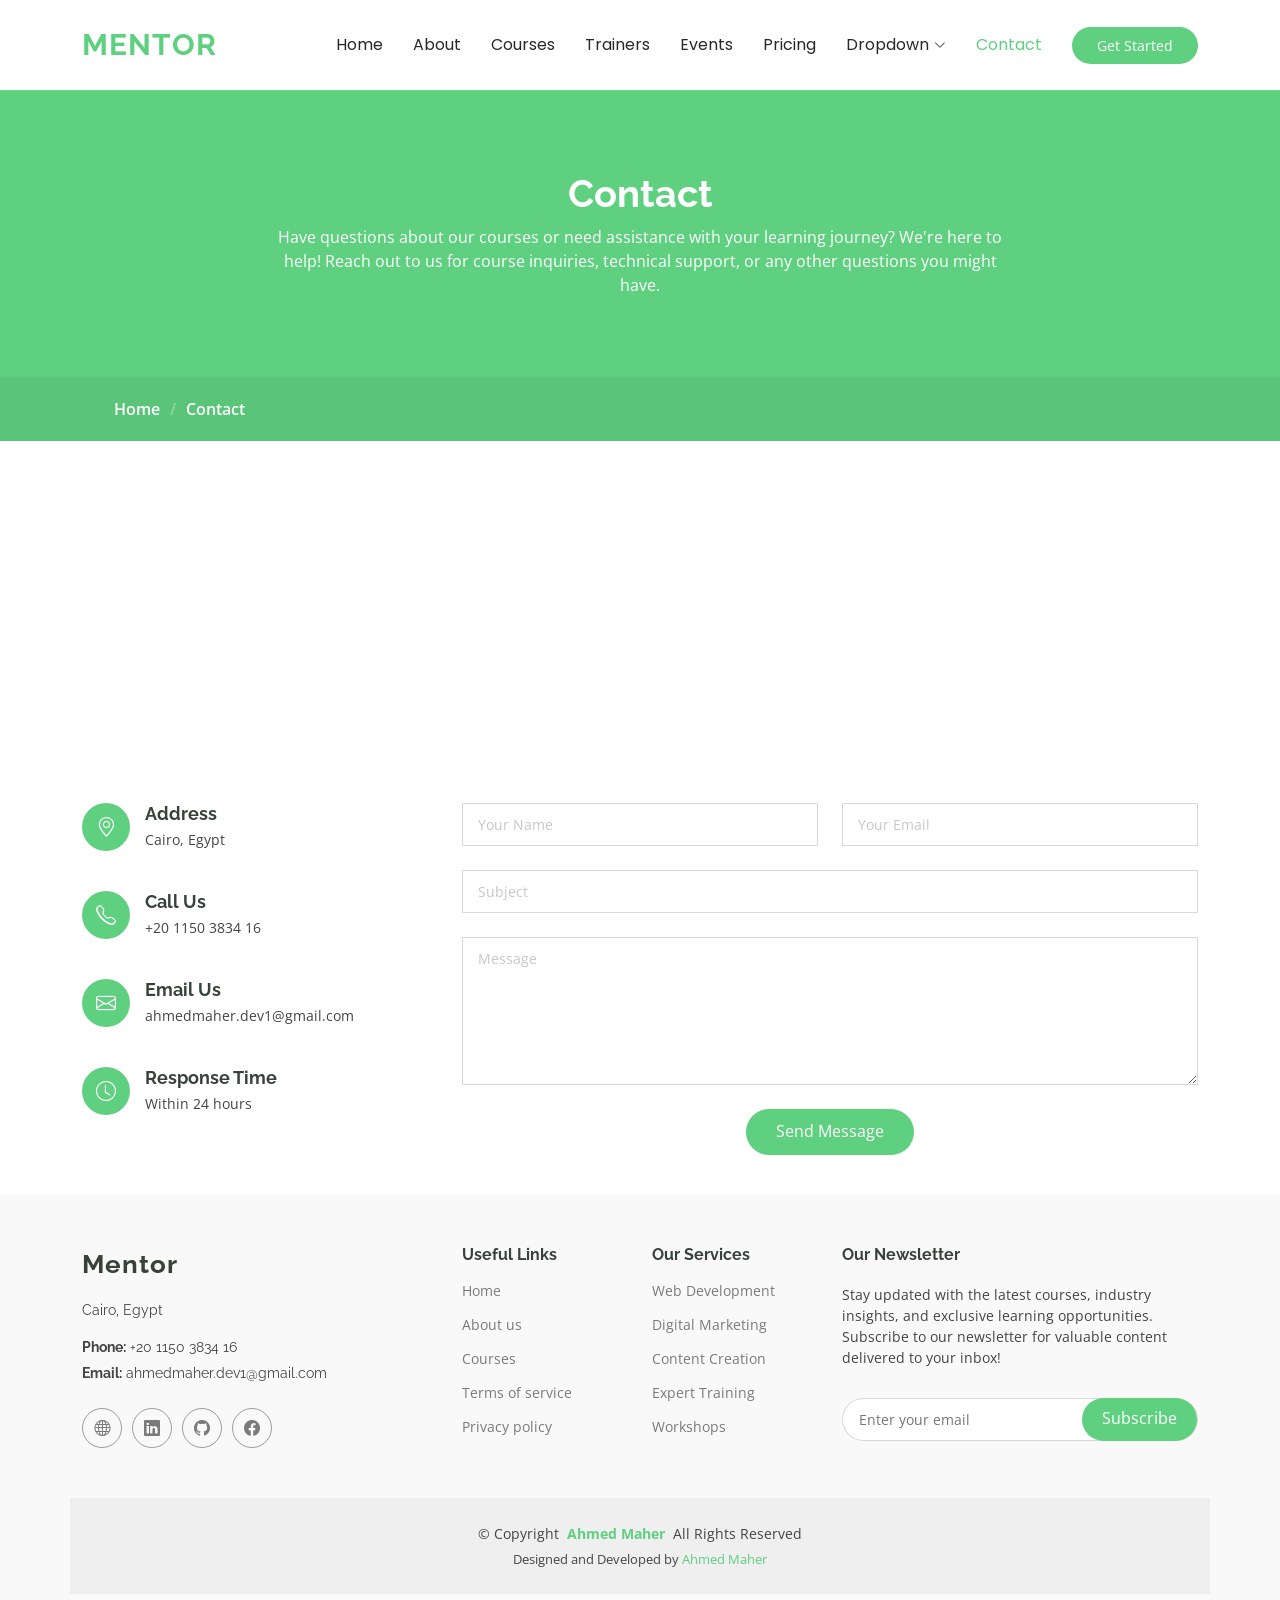
<file: contact.html>
<!DOCTYPE html>
<html lang="en">
    <head>
        <meta charset="utf-8" />
        <!-- Primary Meta Tags -->
        <title>Contact - Mentor</title>
        <meta name="title" content="Mentor - Learn Web Development, Marketing & More | Online Courses">
        <meta name="description" content="Mentor is a modern online education platform offering expert-led courses in web development, digital marketing, and content creation. Learn at your pace and become job-ready.">
        <meta name="keywords" content="Mentor, Online Learning, Web Development Course, Digital Marketing, Content Creation, HTML, CSS, JavaScript, React, Node, MongoDB, Career Support, E-learning, Online Education Platform">
        <meta name="author" content="Ahmed Maher Algohary">
        <meta name="viewport" content="width=device-width, initial-scale=1.0">
        <!-- Favicons -->
        <link href="assets/img/logo.webp" rel="icon" />
        <link href="assets/img/logo.webp" rel="apple-touch-icon" />
        <!-- Open Graph / Facebook -->
        <meta property="og:type" content="website">
        <meta property="og:url" content="https://ahmed-maher77.github.io/Mentor___online-education-platform/">
        <meta property="og:title" content="Mentor - Learn Web Development, Marketing & More">
        <meta property="og:description" content="Join Mentor to master job-ready skills in web development, digital marketing, and content creation through expert-led courses and real-world projects.">
        <meta property="og:image" content="assets/img/logo.webp">
        <!-- Twitter -->
        <meta name="twitter:card" content="summary_large_image">
        <meta name="twitter:url" content="https://ahmed-maher77.github.io/Mentor___online-education-platform/">
        <meta name="twitter:title" content="Mentor - Learn Web Development, Marketing & More">
        <meta name="twitter:description" content="Mentor offers flexible, expert-led online education in modern tech and marketing skills.">
        <meta name="twitter:image" content="assets/img/logo.webp">

        <!-- Fonts -->
        <link href="https://fonts.googleapis.com" rel="preconnect" />
        <link href="https://fonts.gstatic.com" rel="preconnect" crossorigin />
        <link
            href="https://fonts.googleapis.com/css2?family=Open+Sans:ital,wght@0,300;0,400;0,500;0,600;0,700;0,800;1,300;1,400;1,500;1,600;1,700;1,800&family=Poppins:ital,wght@0,100;0,200;0,300;0,400;0,500;0,600;0,700;0,800;0,900;1,100;1,200;1,300;1,400;1,500;1,600;1,700;1,800;1,900&family=Raleway:ital,wght@0,100;0,200;0,300;0,400;0,500;0,600;0,700;0,800;0,900;1,100;1,200;1,300;1,400;1,500;1,600;1,700;1,800;1,900&display=swap"
            rel="stylesheet"
        />

        <!-- Vendor CSS Files -->
        <link
            href="assets/vendor/bootstrap/css/bootstrap.min.css"
            rel="stylesheet"
        />
        <link
            href="assets/vendor/bootstrap-icons/bootstrap-icons.css"
            rel="stylesheet"
        />
        <link href="assets/vendor/aos/aos.css" rel="stylesheet" />
        <link
            href="assets/vendor/glightbox/css/glightbox.min.css"
            rel="stylesheet"
        />
        <link
            href="assets/vendor/swiper/swiper-bundle.min.css"
            rel="stylesheet"
        />

        <!-- Main CSS File -->
        <link href="assets/css/main.css" rel="stylesheet" />
    </head>

    <body class="contact-page">
        <header id="header" class="header d-flex align-items-center sticky-top">
            <div
                class="container-fluid container-xl position-relative d-flex align-items-center"
            >
                <a
                    href="index.html"
                    class="logo d-flex align-items-center me-auto"
                >
                    <h1 class="sitename">Mentor</h1>
                </a>

                <nav id="navmenu" class="navmenu">
                    <ul>
                        <li>
                            <a href="index.html">Home<br /></a>
                        </li>
                        <li><a href="about.html">About</a></li>
                        <li><a href="courses.html">Courses</a></li>
                        <li><a href="trainers.html">Trainers</a></li>
                        <li><a href="events.html">Events</a></li>
                        <li><a href="pricing.html">Pricing</a></li>
                        <li class="dropdown">
                            <a href="#"
                                ><span>Dropdown</span>
                                <i
                                    class="bi bi-chevron-down toggle-dropdown"
                                ></i
                            ></a>
                            <ul>
                                <li><a href="#">Dropdown 1</a></li>
                                <li class="dropdown">
                                    <a href="#"
                                        ><span>Deep Dropdown</span>
                                        <i
                                            class="bi bi-chevron-down toggle-dropdown"
                                        ></i
                                    ></a>
                                    <ul>
                                        <li><a href="#">Deep Dropdown 1</a></li>
                                        <li><a href="#">Deep Dropdown 2</a></li>
                                        <li><a href="#">Deep Dropdown 3</a></li>
                                        <li><a href="#">Deep Dropdown 4</a></li>
                                        <li><a href="#">Deep Dropdown 5</a></li>
                                    </ul>
                                </li>
                                <li><a href="#">Dropdown 2</a></li>
                                <li><a href="#">Dropdown 3</a></li>
                                <li><a href="#">Dropdown 4</a></li>
                            </ul>
                        </li>
                        <li>
                            <a href="contact.html" class="active">Contact</a>
                        </li>
                    </ul>
                    <i class="mobile-nav-toggle d-xl-none bi bi-list"></i>
                </nav>

                <a class="btn-getstarted" href="courses.html">Get Started</a>
            </div>
        </header>

        <main class="main">
            <!-- Page Title -->
            <div class="page-title" data-aos="fade">
                <div class="heading">
                    <div class="container">
                        <div
                            class="row d-flex justify-content-center text-center"
                        >
                            <div class="col-lg-8">
                                <h1>Contact</h1>
                                <p class="mb-0">
                                    Have questions about our courses or need assistance with your learning journey? We're here to help! Reach out to us for course inquiries, technical support, or any other questions you might have.
                                </p>
                            </div>
                        </div>
                    </div>
                </div>
                <nav class="breadcrumbs">
                    <div class="container">
                        <ol>
                            <li><a href="index.html">Home</a></li>
                            <li class="current">Contact</li>
                        </ol>
                    </div>
                </nav>
            </div>
            <!-- End Page Title -->

            <!-- Contact Section -->
            <section id="contact" class="contact section">
                <div class="mb-5" data-aos="fade-up" data-aos-delay="200">
                    <iframe
                        style="border: 0; width: 100%; height: 300px"
                        src="https://www.google.com/maps/embed?pb=!1m18!1m12!1m3!1d3453.5!2d31.2357!3d30.0444!2m3!1f0!2f0!3f0!3m2!1i1024!2i768!4f13.1!3m3!1m2!1s0x145846d3b3b3b3b3%3A0x3b3b3b3b3b3b3b3b!2sCairo%2C%20Egypt!5e0!3m2!1sen!2seg!4v1676961268712!5m2!1sen!2seg"
                        frameborder="0"
                        allowfullscreen=""
                        loading="lazy"
                        referrerpolicy="no-referrer-when-downgrade"
                    ></iframe>
                </div>
                <!-- End Google Maps -->

                <div class="container" data-aos="fade-up" data-aos-delay="100">
                    <div class="row gy-4">
                        <div class="col-lg-4">
                            <div
                                class="info-item d-flex"
                                data-aos="fade-up"
                                data-aos-delay="300"
                            >
                                <i class="bi bi-geo-alt flex-shrink-0"></i>
                                <div>
                                    <h3>Address</h3>
                                    <p>Cairo, Egypt</p>
                                </div>
                            </div>
                            <!-- End Info Item -->

                            <div
                                class="info-item d-flex"
                                data-aos="fade-up"
                                data-aos-delay="400"
                            >
                                <i class="bi bi-telephone flex-shrink-0"></i>
                                <div>
                                    <h3>Call Us</h3>
                                    <p>+20 1150 3834 16</p>
                                </div>
                            </div>
                            <!-- End Info Item -->

                            <div
                                class="info-item d-flex"
                                data-aos="fade-up"
                                data-aos-delay="500"
                            >
                                <i class="bi bi-envelope flex-shrink-0"></i>
                                <div>
                                    <h3>Email Us</h3>
                                    <p>ahmedmaher.dev1@gmail.com</p>
                                </div>
                            </div>
                            <!-- End Info Item -->

                            <div
                                class="info-item d-flex"
                                data-aos="fade-up"
                                data-aos-delay="600"
                            >
                                <i class="bi bi-clock flex-shrink-0"></i>
                                <div>
                                    <h3>Response Time</h3>
                                    <p>Within 24 hours</p>
                                </div>
                            </div>
                            <!-- End Info Item -->
                        </div>

                        <div class="col-lg-8">
                            <form
                                id="contactForm"
                                action="forms/contact.php"
                                method="post"
                                class="php-email-form"
                                data-aos="fade-up"
                                data-aos-delay="200"
                            >
                                <div class="row gy-4">
                                    <div class="col-md-6">
                                        <input
                                            type="text"
                                            name="name"
                                            id="contactName"
                                            class="form-control"
                                            placeholder="Your Name"
                                            required=""
                                        />
                                    </div>

                                    <div class="col-md-6">
                                        <input
                                            type="email"
                                            class="form-control"
                                            name="email"
                                            id="contactEmail"
                                            placeholder="Your Email"
                                            required=""
                                        />
                                    </div>

                                    <div class="col-md-12">
                                        <input
                                            type="text"
                                            class="form-control"
                                            name="subject"
                                            id="contactSubject"
                                            placeholder="Subject"
                                            required=""
                                        />
                                    </div>

                                    <div class="col-md-12">
                                        <textarea
                                            class="form-control"
                                            name="message"
                                            id="contactMessage"
                                            rows="6"
                                            placeholder="Message"
                                            required=""
                                        ></textarea>
                                    </div>

                                    <div class="col-md-12 text-center">
                                        <div class="loading">Loading</div>
                                        <div class="error-message" id="contactError"></div>
                                        <div class="sent-message" id="contactSuccess">
                                            Your message has been sent. Thank you!
                                        </div>

                                        <button type="submit">
                                            Send Message
                                        </button>
                                    </div>
                                </div>
                            </form>
                        </div>
                        <!-- End Contact Form -->
                    </div>
                </div>
            </section>
            <!-- /Contact Section -->
        </main>

        <footer id="footer" class="footer position-relative light-background">
            <div class="container footer-top">
                <div class="row gy-4">
                    <div class="col-lg-4 col-md-6 footer-about">
                        <a
                            href="index.html"
                            class="logo d-flex align-items-center"
                        >
                            <span class="sitename">Mentor</span>
                        </a>
                        <div class="footer-contact pt-3">
                            <p>Cairo, Egypt</p>
                            <p class="mt-3">
                                <strong>Phone:</strong>
                                <span>+20 1150 3834 16</span>
                            </p>
                            <p>
                                <strong>Email:</strong>
                                <span>ahmedmaher.dev1@gmail.com</span>
                            </p>
                        </div>
                        <div class="social-links d-flex mt-4">
                            <a
                                href="https://ahmedmaher-portfolio.vercel.app/"
                                target="_blank"
                                ><i class="bi bi-globe"></i
                            ></a>
                            <a
                                href="https://www.linkedin.com/in/ahmed-maher-algohary"
                                target="_blank"
                                ><i class="bi bi-linkedin"></i
                            ></a>
                            <a
                                href="https://github.com/Ahmed-Maher77"
                                target="_blank"
                                ><i class="bi bi-github"></i
                            ></a>
                            <a
                                href="https://web.facebook.com/profile.php?id=100012154268952"
                                target="_blank"
                                ><i class="bi bi-facebook"></i
                            ></a>
                        </div>
                    </div>

                    <div class="col-lg-2 col-md-3 footer-links">
                        <h4>Useful Links</h4>
                        <ul>
                            <li><a href="index.html">Home</a></li>
                            <li><a href="about.html">About us</a></li>
                            <li><a href="courses.html">Courses</a></li>
                            <li><a href="#">Terms of service</a></li>
                            <li><a href="#">Privacy policy</a></li>
                        </ul>
                    </div>

                    <div class="col-lg-2 col-md-3 footer-links">
                        <h4>Our Services</h4>
                        <ul>
                            <li><a href="courses.html">Web Development</a></li>
                            <li>
                                <a href="courses.html">Digital Marketing</a>
                            </li>
                            <li><a href="courses.html">Content Creation</a></li>
                            <li><a href="trainers.html">Expert Training</a></li>
                            <li><a href="events.html">Workshops</a></li>
                        </ul>
                    </div>

                    <div class="col-lg-4 col-md-12 footer-newsletter">
                        <h4>Our Newsletter</h4>
                        <p>
                            Stay updated with the latest courses, industry
                            insights, and exclusive learning opportunities.
                            Subscribe to our newsletter for valuable content
                            delivered to your inbox!
                        </p>
                        <form
                            id="newsletterForm"
                            action="forms/newsletter.php"
                            method="post"
                            class="php-email-form"
                        >
                            <div class="newsletter-form">
                                <input
                                    type="email"
                                    id="newsletterEmail"
                                    name="email"
                                    placeholder="Enter your email"
                                    required
                                />
                                <input type="submit" value="Subscribe" />
                            </div>
                            <div class="loading">Loading</div>
                            <div
                                class="error-message"
                                id="emailError"
                                style="display: none"
                            ></div>
                            <div class="sent-message">
                                Your subscription request has been sent. Thank
                                you!
                            </div>
                        </form>
                    </div>
                </div>
            </div>

            <div class="container copyright text-center mt-4">
                <p>
                    © <span>Copyright</span>
                    <strong class="px-1 sitename"
                        ><a
                            href="https://ahmedmaher-portfolio.vercel.app/"
                            target="_blank"
                            >Ahmed Maher</a
                        ></strong
                    >
                    <span>All Rights Reserved</span>
                </p>
                <div class="credits">
                    Designed and Developed by
                    <a href="https://ahmedmaher-portfolio.vercel.app/"
                        >Ahmed Maher</a
                    >
                </div>
            </div>
        </footer>

        <!-- Success Modal -->
        <div
            class="modal fade"
            id="contactSuccessModal"
            tabindex="-1"
            aria-labelledby="contactSuccessModalLabel"
            aria-hidden="true"
        >
            <div class="modal-dialog modal-dialog-centered">
                <div class="modal-content">
                    <div class="modal-header border-0">
                        <button
                            type="button"
                            class="btn-close"
                            data-bs-dismiss="modal"
                            aria-label="Close"
                        ></button>
                    </div>
                    <div class="modal-body text-center">
                        <div class="success-icon mb-3">
                            <i
                                class="bi bi-check-circle-fill text-success"
                                style="font-size: 3rem"
                            ></i>
                        </div>
                        <h5 class="modal-title" id="contactSuccessModalLabel">
                            Message Sent Successfully!
                        </h5>
                        <p class="text-muted">
                            Thank you for reaching out to us. We've received your message and will get back to you within 24 hours. We appreciate your interest in Mentor!
                        </p>
                    </div>
                    <div class="modal-footer border-0 justify-content-center">
                        <button
                            type="button"
                            class="btn btn-primary"
                            data-bs-dismiss="modal"
                        >
                            Got it!
                        </button>
                    </div>
                </div>
            </div>
        </div>

        <!-- Scroll Top -->
        <a
            href="#"
            id="scroll-top"
            class="scroll-top d-flex align-items-center justify-content-center"
            ><i class="bi bi-arrow-up-short"></i
        ></a>

        <!-- Preloader -->
        <div id="preloader"></div>

        <!-- Vendor JS Files -->
        <script src="assets/vendor/bootstrap/js/bootstrap.bundle.min.js"></script>
        <script src="assets/vendor/php-email-form/validate.js"></script>
        <script src="assets/vendor/aos/aos.js"></script>
        <script src="assets/vendor/glightbox/js/glightbox.min.js"></script>
        <script src="assets/vendor/purecounter/purecounter_vanilla.js"></script>
        <script src="assets/vendor/swiper/swiper-bundle.min.js"></script>

        <!-- Main JS File -->
        <script src="assets/js/main.js"></script>

        <!-- Contact Form Validation and Success Popup -->
        <script>
            document.addEventListener("DOMContentLoaded", function () {
                const contactForm = document.getElementById("contactForm");
                const contactSuccessModal = new bootstrap.Modal(
                    document.getElementById("contactSuccessModal")
                );

                // Contact form submission
                contactForm.addEventListener("submit", function (e) {
                    e.preventDefault();

                    // Show loading state
                    const loadingDiv = contactForm.querySelector(".loading");
                    const errorDiv = contactForm.querySelector(".error-message");
                    const successDiv = contactForm.querySelector(".sent-message");
                    const submitBtn = contactForm.querySelector("button[type='submit']");

                    loadingDiv.style.display = "block";
                    errorDiv.style.display = "none";
                    successDiv.style.display = "none";
                    submitBtn.disabled = true;

                    // Simulate form submission (replace with actual API call)
                    setTimeout(() => {
                        // Hide loading
                        loadingDiv.style.display = "none";

                        // Reset form
                        contactForm.reset();

                        // Show success modal
                        contactSuccessModal.show();

                        // Reset button
                        submitBtn.disabled = false;
                    }, 1500);
                });
            });
        </script>
    </body>
</html>
</file>
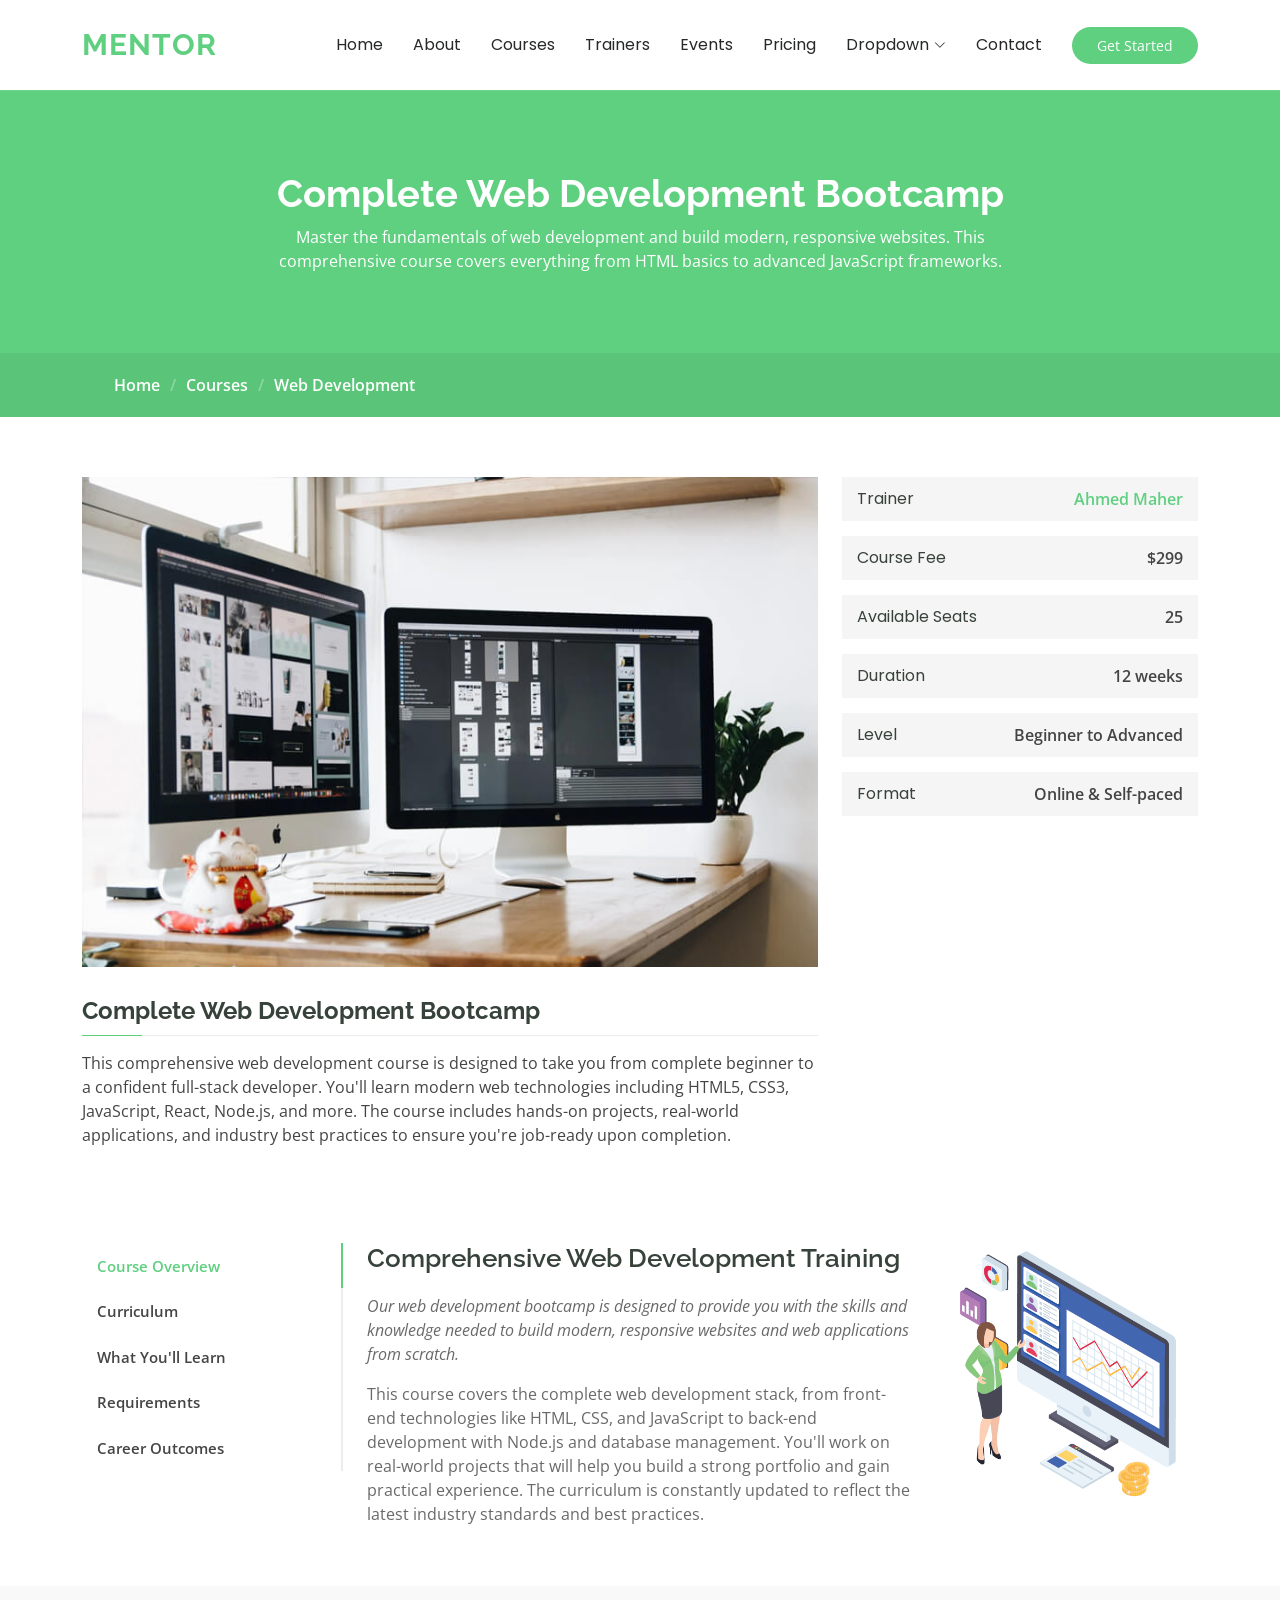
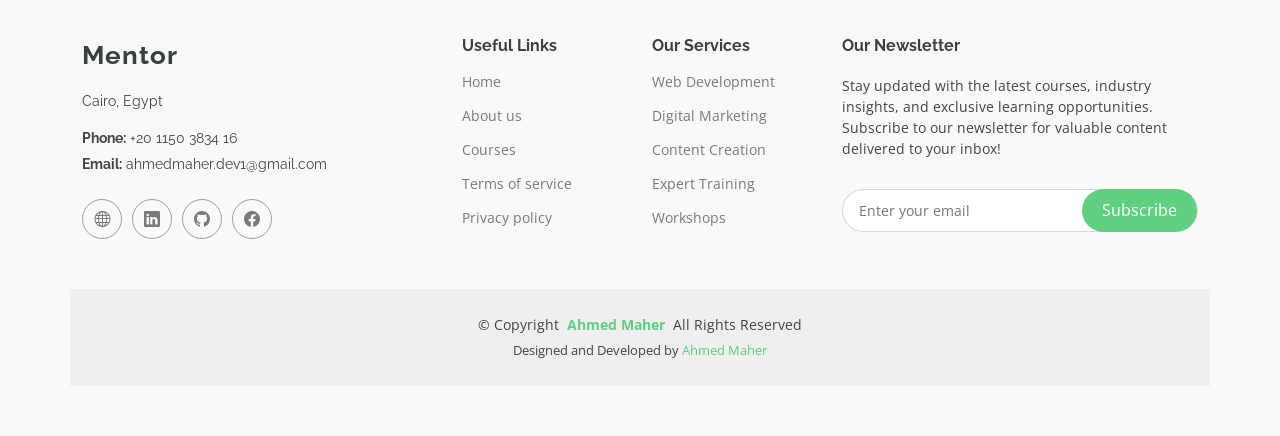
<file: course-details.html>
<!DOCTYPE html>
<html lang="en">
    <head>
        <meta charset="utf-8" />
        <!-- Primary Meta Tags -->
        <title>Course Details - Mentor</title>
        <meta name="title" content="Mentor - Learn Web Development, Marketing & More | Online Courses">
        <meta name="description" content="Mentor is a modern online education platform offering expert-led courses in web development, digital marketing, and content creation. Learn at your pace and become job-ready.">
        <meta name="keywords" content="Mentor, Online Learning, Web Development Course, Digital Marketing, Content Creation, HTML, CSS, JavaScript, React, Node, MongoDB, Career Support, E-learning, Online Education Platform">
        <meta name="author" content="Ahmed Maher Algohary">
        <meta name="viewport" content="width=device-width, initial-scale=1.0">
        <!-- Favicons -->
        <link href="assets/img/logo.webp" rel="icon" />
        <link href="assets/img/logo.webp" rel="apple-touch-icon" />
        <!-- Open Graph / Facebook -->
        <meta property="og:type" content="website">
        <meta property="og:url" content="https://ahmed-maher77.github.io/Mentor___online-education-platform/">
        <meta property="og:title" content="Mentor - Learn Web Development, Marketing & More">
        <meta property="og:description" content="Join Mentor to master job-ready skills in web development, digital marketing, and content creation through expert-led courses and real-world projects.">
        <meta property="og:image" content="assets/img/logo.webp">
        <!-- Twitter -->
        <meta name="twitter:card" content="summary_large_image">
        <meta name="twitter:url" content="https://ahmed-maher77.github.io/Mentor___online-education-platform/">
        <meta name="twitter:title" content="Mentor - Learn Web Development, Marketing & More">
        <meta name="twitter:description" content="Mentor offers flexible, expert-led online education in modern tech and marketing skills.">
        <meta name="twitter:image" content="assets/img/logo.webp">

        <!-- Fonts -->
        <link href="https://fonts.googleapis.com" rel="preconnect" />
        <link href="https://fonts.gstatic.com" rel="preconnect" crossorigin />
        <link
            href="https://fonts.googleapis.com/css2?family=Open+Sans:ital,wght@0,300;0,400;0,500;0,600;0,700;0,800;1,300;1,400;1,500;1,600;1,700;1,800&family=Poppins:ital,wght@0,100;0,200;0,300;0,400;0,500;0,600;0,700;0,800;0,900;1,100;1,200;1,300;1,400;1,500;1,600;1,700;1,800;1,900&family=Raleway:ital,wght@0,100;0,200;0,300;0,400;0,500;0,600;0,700;0,800;0,900;1,100;1,200;1,300;1,400;1,500;1,600;1,700;1,800;1,900&display=swap"
            rel="stylesheet"
        />

        <!-- Vendor CSS Files -->
        <link
            href="assets/vendor/bootstrap/css/bootstrap.min.css"
            rel="stylesheet"
        />
        <link
            href="assets/vendor/bootstrap-icons/bootstrap-icons.css"
            rel="stylesheet"
        />
        <link href="assets/vendor/aos/aos.css" rel="stylesheet" />
        <link
            href="assets/vendor/glightbox/css/glightbox.min.css"
            rel="stylesheet"
        />
        <link
            href="assets/vendor/swiper/swiper-bundle.min.css"
            rel="stylesheet"
        />

        <!-- Main CSS File -->
        <link href="assets/css/main.css" rel="stylesheet" />
    </head>

    <body class="course-details-page">
        <header id="header" class="header d-flex align-items-center sticky-top">
            <div
                class="container-fluid container-xl position-relative d-flex align-items-center"
            >
                <a
                    href="index.html"
                    class="logo d-flex align-items-center me-auto"
                >
                    <h1 class="sitename">Mentor</h1>
                </a>

                <nav id="navmenu" class="navmenu">
                    <ul>
                        <li>
                            <a href="index.html">Home<br /></a>
                        </li>
                        <li><a href="about.html">About</a></li>
                        <li><a href="courses.html">Courses</a></li>
                        <li><a href="trainers.html">Trainers</a></li>
                        <li><a href="events.html">Events</a></li>
                        <li><a href="pricing.html">Pricing</a></li>
                        <li class="dropdown">
                            <a href="#"
                                ><span>Dropdown</span>
                                <i
                                    class="bi bi-chevron-down toggle-dropdown"
                                ></i
                            ></a>
                            <ul>
                                <li><a href="#">Dropdown 1</a></li>
                                <li class="dropdown">
                                    <a href="#"
                                        ><span>Deep Dropdown</span>
                                        <i
                                            class="bi bi-chevron-down toggle-dropdown"
                                        ></i
                                    ></a>
                                    <ul>
                                        <li><a href="#">Deep Dropdown 1</a></li>
                                        <li><a href="#">Deep Dropdown 2</a></li>
                                        <li><a href="#">Deep Dropdown 3</a></li>
                                        <li><a href="#">Deep Dropdown 4</a></li>
                                        <li><a href="#">Deep Dropdown 5</a></li>
                                    </ul>
                                </li>
                                <li><a href="#">Dropdown 2</a></li>
                                <li><a href="#">Dropdown 3</a></li>
                                <li><a href="#">Dropdown 4</a></li>
                            </ul>
                        </li>
                        <li><a href="contact.html">Contact</a></li>
                    </ul>
                    <i class="mobile-nav-toggle d-xl-none bi bi-list"></i>
                </nav>

                <a class="btn-getstarted" href="courses.html">Get Started</a>
            </div>
        </header>

        <main class="main">
            <!-- Page Title -->
            <div class="page-title" data-aos="fade">
                <div class="heading">
                    <div class="container">
                        <div
                            class="row d-flex justify-content-center text-center"
                        >
                            <div class="col-lg-8">
                                <h1 id="courseTitle">Complete Web Development Bootcamp</h1>
                                <p class="mb-0" id="courseSubtitle">
                                    Master the fundamentals of web development and build modern, responsive websites. This comprehensive course covers everything from HTML basics to advanced JavaScript frameworks.
                                </p>
                            </div>
                        </div>
                    </div>
                </div>
                <nav class="breadcrumbs">
                    <div class="container">
                        <ol>
                            <li><a href="index.html">Home</a></li>
                            <li><a href="courses.html">Courses</a></li>
                            <li class="current" id="breadcrumbCourse">Web Development</li>
                        </ol>
                    </div>
                </nav>
            </div>
            <!-- End Page Title -->

            <!-- Courses Course Details Section -->
            <section
                id="courses-course-details"
                class="courses-course-details section"
            >
                <div class="container" data-aos="fade-up">
                    <div class="row">
                        <div class="col-lg-8">
                            <img
                                src="assets/img/course-details.jpg"
                                class="img-fluid"
                                alt="Web Development Course"
                                id="courseImage"
                            />
                            <h3 id="courseMainTitle">Complete Web Development Bootcamp</h3>
                            <p id="courseDescription">
                                This comprehensive web development course is designed to take you from complete beginner to a confident full-stack developer. You'll learn modern web technologies including HTML5, CSS3, JavaScript, React, Node.js, and more. The course includes hands-on projects, real-world applications, and industry best practices to ensure you're job-ready upon completion.
                            </p>
                        </div>
                        <div class="col-lg-4">
                            <div
                                class="course-info d-flex justify-content-between align-items-center"
                            >
                                <h5>Trainer</h5>
                                <p><a href="#" id="courseTrainer">Antonio Rodriguez</a></p>
                            </div>

                            <div
                                class="course-info d-flex justify-content-between align-items-center"
                            >
                                <h5>Course Fee</h5>
                                <p id="coursePrice">$299</p>
                            </div>

                            <div
                                class="course-info d-flex justify-content-between align-items-center"
                            >
                                <h5>Available Seats</h5>
                                <p id="courseSeats">25</p>
                            </div>

                            <div
                                class="course-info d-flex justify-content-between align-items-center"
                            >
                                <h5>Duration</h5>
                                <p id="courseDuration">12 weeks</p>
                            </div>

                            <div
                                class="course-info d-flex justify-content-between align-items-center"
                            >
                                <h5>Level</h5>
                                <p id="courseLevel">Beginner to Advanced</p>
                            </div>

                            <div
                                class="course-info d-flex justify-content-between align-items-center"
                            >
                                <h5>Format</h5>
                                <p id="courseFormat">Online & Self-paced</p>
                            </div>
                        </div>
                    </div>
                </div>
            </section>
            <!-- /Courses Course Details Section -->

            <!-- Tabs Section -->
            <section id="tabs" class="tabs section">
                <div class="container" data-aos="fade-up" data-aos-delay="100">
                    <div class="row">
                        <div class="col-lg-3">
                            <ul class="nav nav-tabs flex-column" id="courseTabs">
                                <li class="nav-item">
                                    <a
                                        class="nav-link active show"
                                        data-bs-toggle="tab"
                                        href="#tab-1"
                                        >Course Overview</a
                                    >
                                </li>
                                <li class="nav-item">
                                    <a
                                        class="nav-link"
                                        data-bs-toggle="tab"
                                        href="#tab-2"
                                        >Curriculum</a
                                    >
                                </li>
                                <li class="nav-item">
                                    <a
                                        class="nav-link"
                                        data-bs-toggle="tab"
                                        href="#tab-3"
                                        >What You'll Learn</a
                                    >
                                </li>
                                <li class="nav-item">
                                    <a
                                        class="nav-link"
                                        data-bs-toggle="tab"
                                        href="#tab-4"
                                        >Requirements</a
                                    >
                                </li>
                                <li class="nav-item">
                                    <a
                                        class="nav-link"
                                        data-bs-toggle="tab"
                                        href="#tab-5"
                                        >Career Outcomes</a
                                    >
                                </li>
                            </ul>
                        </div>
                        <div class="col-lg-9 mt-4 mt-lg-0">
                            <div class="tab-content" id="courseTabContent">
                                <div class="tab-pane active show" id="tab-1">
                                    <div class="row">
                                        <div
                                            class="col-lg-8 details order-2 order-lg-1"
                                        >
                                            <h3>Comprehensive Web Development Training</h3>
                                            <p class="fst-italic">
                                                Our web development bootcamp is designed to provide you with the skills and knowledge needed to build modern, responsive websites and web applications from scratch.
                                            </p>
                                            <p>
                                                This course covers the complete web development stack, from front-end technologies like HTML, CSS, and JavaScript to back-end development with Node.js and database management. You'll work on real-world projects that will help you build a strong portfolio and gain practical experience. The curriculum is constantly updated to reflect the latest industry standards and best practices.
                                            </p>
                                        </div>
                                        <div
                                            class="col-lg-4 text-center order-1 order-lg-2"
                                        >
                                            <img
                                                src="assets/img/tabs/tab-1.png"
                                                alt="Course Overview"
                                                class="img-fluid"
                                            />
                                        </div>
                                    </div>
                                </div>
                                <div class="tab-pane" id="tab-2">
                                    <div class="row">
                                        <div
                                            class="col-lg-8 details order-2 order-lg-1"
                                        >
                                            <h3>Structured Learning Path</h3>
                                            <p class="fst-italic">
                                                Our curriculum is carefully designed to build your skills progressively, ensuring you master each concept before moving to the next level.
                                            </p>
                                            <p>
                                                <strong>Module 1:</strong> HTML5 Fundamentals - Structure, semantics, and accessibility<br>
                                                <strong>Module 2:</strong> CSS3 & Responsive Design - Styling, layouts, and mobile-first approach<br>
                                                <strong>Module 3:</strong> JavaScript Essentials - Variables, functions, DOM manipulation<br>
                                                <strong>Module 4:</strong> Advanced JavaScript - ES6+, async programming, APIs<br>
                                                <strong>Module 5:</strong> React.js Framework - Components, state management, hooks<br>
                                                <strong>Module 6:</strong> Backend Development - Node.js, Express, databases<br>
                                                <strong>Module 7:</strong> Project Development - Real-world applications and deployment
                                            </p>
                                        </div>
                                        <div
                                            class="col-lg-4 text-center order-1 order-lg-2"
                                        >
                                            <img
                                                src="assets/img/tabs/tab-2.png"
                                                alt="Curriculum"
                                                class="img-fluid"
                                            />
                                        </div>
                                    </div>
                                </div>
                                <div class="tab-pane" id="tab-3">
                                    <div class="row">
                                        <div
                                            class="col-lg-8 details order-2 order-lg-1"
                                        >
                                            <h3>Key Skills You'll Master</h3>
                                            <p class="fst-italic">
                                                By the end of this course, you'll have the practical skills and theoretical knowledge to build professional web applications.
                                            </p>
                                            <p>
                                                • Create responsive, mobile-friendly websites using HTML5 and CSS3<br>
                                                • Write clean, efficient JavaScript code and understand modern ES6+ features<br>
                                                • Build interactive user interfaces with React.js and component-based architecture<br>
                                                • Develop server-side applications using Node.js and Express framework<br>
                                                • Work with databases (MongoDB, MySQL) and implement CRUD operations<br>
                                                • Deploy applications to cloud platforms like Heroku and Vercel<br>
                                                • Use Git for version control and collaborate on projects<br>
                                                • Implement modern development workflows and best practices
                                            </p>
                                        </div>
                                        <div
                                            class="col-lg-4 text-center order-1 order-lg-2"
                                        >
                                            <img
                                                src="assets/img/tabs/tab-3.png"
                                                alt="Learning Outcomes"
                                                class="img-fluid"
                                            />
                                        </div>
                                    </div>
                                </div>
                                <div class="tab-pane" id="tab-4">
                                    <div class="row">
                                        <div
                                            class="col-lg-8 details order-2 order-lg-1"
                                        >
                                            <h3>Prerequisites and Setup</h3>
                                            <p class="fst-italic">
                                                This course is designed for beginners, but some basic computer skills will help you get started faster.
                                            </p>
                                            <p>
                                                <strong>Technical Requirements:</strong><br>
                                                • A computer with Windows, Mac, or Linux operating system<br>
                                                • At least 8GB RAM and 10GB free disk space<br>
                                                • Stable internet connection for video lessons and downloads<br>
                                                • Modern web browser (Chrome, Firefox, Safari, or Edge)<br><br>
                                                <strong>Software You'll Install:</strong><br>
                                                • Visual Studio Code (free code editor)<br>
                                                • Node.js and npm (JavaScript runtime)<br>
                                                • Git (version control system)<br>
                                                • Chrome DevTools (browser developer tools)
                                            </p>
                                        </div>
                                        <div
                                            class="col-lg-4 text-center order-1 order-lg-2"
                                        >
                                            <img
                                                src="assets/img/tabs/tab-4.png"
                                                alt="Requirements"
                                                class="img-fluid"
                                            />
                                        </div>
                                    </div>
                                </div>
                                <div class="tab-pane" id="tab-5">
                                    <div class="row">
                                        <div
                                            class="col-lg-8 details order-2 order-lg-1"
                                        >
                                            <h3>Career Opportunities and Growth</h3>
                                            <p class="fst-italic">
                                                Web development skills are in high demand across all industries, offering excellent career prospects and growth opportunities.
                                            </p>
                                            <p>
                                                <strong>Job Roles You Can Pursue:</strong><br>
                                                • Frontend Developer - $65,000 - $120,000 annually<br>
                                                • Full-Stack Developer - $75,000 - $140,000 annually<br>
                                                • Web Developer - $60,000 - $110,000 annually<br>
                                                • React Developer - $70,000 - $130,000 annually<br>
                                                • Freelance Web Developer - $50 - $150 per hour<br><br>
                                                <strong>Industries Hiring:</strong><br>
                                                • Technology companies and startups<br>
                                                • E-commerce and retail businesses<br>
                                                • Financial services and banking<br>
                                                • Healthcare and education sectors<br>
                                                • Government and non-profit organizations
                                            </p>
                                        </div>
                                        <div
                                            class="col-lg-4 text-center order-1 order-lg-2"
                                        >
                                            <img
                                                src="assets/img/tabs/tab-5.png"
                                                alt="Career Outcomes"
                                                class="img-fluid"
                                            />
                                        </div>
                                    </div>
                                </div>
                            </div>
                        </div>
                    </div>
                </div>
            </section>
            <!-- /Tabs Section -->
        </main>

        <footer id="footer" class="footer position-relative light-background">
            <div class="container footer-top">
                <div class="row gy-4">
                    <div class="col-lg-4 col-md-6 footer-about">
                        <a
                            href="index.html"
                            class="logo d-flex align-items-center"
                        >
                            <span class="sitename">Mentor</span>
                        </a>
                        <div class="footer-contact pt-3">
                            <p>Cairo, Egypt</p>
                            <p class="mt-3">
                                <strong>Phone:</strong>
                                <span>+20 1150 3834 16</span>
                            </p>
                            <p>
                                <strong>Email:</strong>
                                <span>ahmedmaher.dev1@gmail.com</span>
                            </p>
                        </div>
                        <div class="social-links d-flex mt-4">
                            <a
                                href="https://ahmedmaher-portfolio.vercel.app/"
                                target="_blank"
                                ><i class="bi bi-globe"></i
                            ></a>
                            <a
                                href="https://www.linkedin.com/in/ahmed-maher-algohary"
                                target="_blank"
                                ><i class="bi bi-linkedin"></i
                            ></a>
                            <a
                                href="https://github.com/Ahmed-Maher77"
                                target="_blank"
                                ><i class="bi bi-github"></i
                            ></a>
                            <a
                                href="https://web.facebook.com/profile.php?id=100012154268952"
                                target="_blank"
                                ><i class="bi bi-facebook"></i
                            ></a>
                        </div>
                    </div>

                    <div class="col-lg-2 col-md-3 footer-links">
                        <h4>Useful Links</h4>
                        <ul>
                            <li><a href="index.html">Home</a></li>
                            <li><a href="about.html">About us</a></li>
                            <li><a href="courses.html">Courses</a></li>
                            <li><a href="#">Terms of service</a></li>
                            <li><a href="#">Privacy policy</a></li>
                        </ul>
                    </div>

                    <div class="col-lg-2 col-md-3 footer-links">
                        <h4>Our Services</h4>
                        <ul>
                            <li><a href="courses.html">Web Development</a></li>
                            <li>
                                <a href="courses.html">Digital Marketing</a>
                            </li>
                            <li><a href="courses.html">Content Creation</a></li>
                            <li><a href="trainers.html">Expert Training</a></li>
                            <li><a href="events.html">Workshops</a></li>
                        </ul>
                    </div>

                    <div class="col-lg-4 col-md-12 footer-newsletter">
                        <h4>Our Newsletter</h4>
                        <p>
                            Stay updated with the latest courses, industry
                            insights, and exclusive learning opportunities.
                            Subscribe to our newsletter for valuable content
                            delivered to your inbox!
                        </p>
                        <form
                            id="newsletterForm"
                            action="forms/newsletter.php"
                            method="post"
                            class="php-email-form"
                        >
                            <div class="newsletter-form">
                                <input
                                    type="email"
                                    id="newsletterEmail"
                                    name="email"
                                    placeholder="Enter your email"
                                    required
                                />
                                <input type="submit" value="Subscribe" />
                            </div>
                            <div class="loading">Loading</div>
                            <div
                                class="error-message"
                                id="emailError"
                                style="display: none"
                            ></div>
                            <div class="sent-message">
                                Your subscription request has been sent. Thank
                                you!
                            </div>
                        </form>
                    </div>
                </div>
            </div>

            <div class="container copyright text-center mt-4">
                <p>
                    © <span>Copyright</span>
                    <strong class="px-1 sitename"
                        ><a
                            href="https://ahmedmaher-portfolio.vercel.app/"
                            target="_blank"
                            >Ahmed Maher</a
                        ></strong
                    >
                    <span>All Rights Reserved</span>
                </p>
                <div class="credits">
                    Designed and Developed by
                    <a href="https://ahmedmaher-portfolio.vercel.app/"
                        >Ahmed Maher</a
                    >
                </div>
            </div>
        </footer>

        <!-- Scroll Top -->
        <a
            href="#"
            id="scroll-top"
            class="scroll-top d-flex align-items-center justify-content-center"
            ><i class="bi bi-arrow-up-short"></i
        ></a>

        <!-- Preloader -->
        <div id="preloader"></div>

        <!-- Vendor JS Files -->
        <script src="assets/vendor/bootstrap/js/bootstrap.bundle.min.js"></script>
        <script src="assets/vendor/php-email-form/validate.js"></script>
        <script src="assets/vendor/aos/aos.js"></script>
        <script src="assets/vendor/glightbox/js/glightbox.min.js"></script>
        <script src="assets/vendor/purecounter/purecounter_vanilla.js"></script>
        <script src="assets/vendor/swiper/swiper-bundle.min.js"></script>

        <!-- Main JS File -->
        <script src="assets/js/main.js"></script>

        <!-- Course Data Management -->
        <script src="assets/js/course-data.js"></script>
    </body>
</html>
</file>
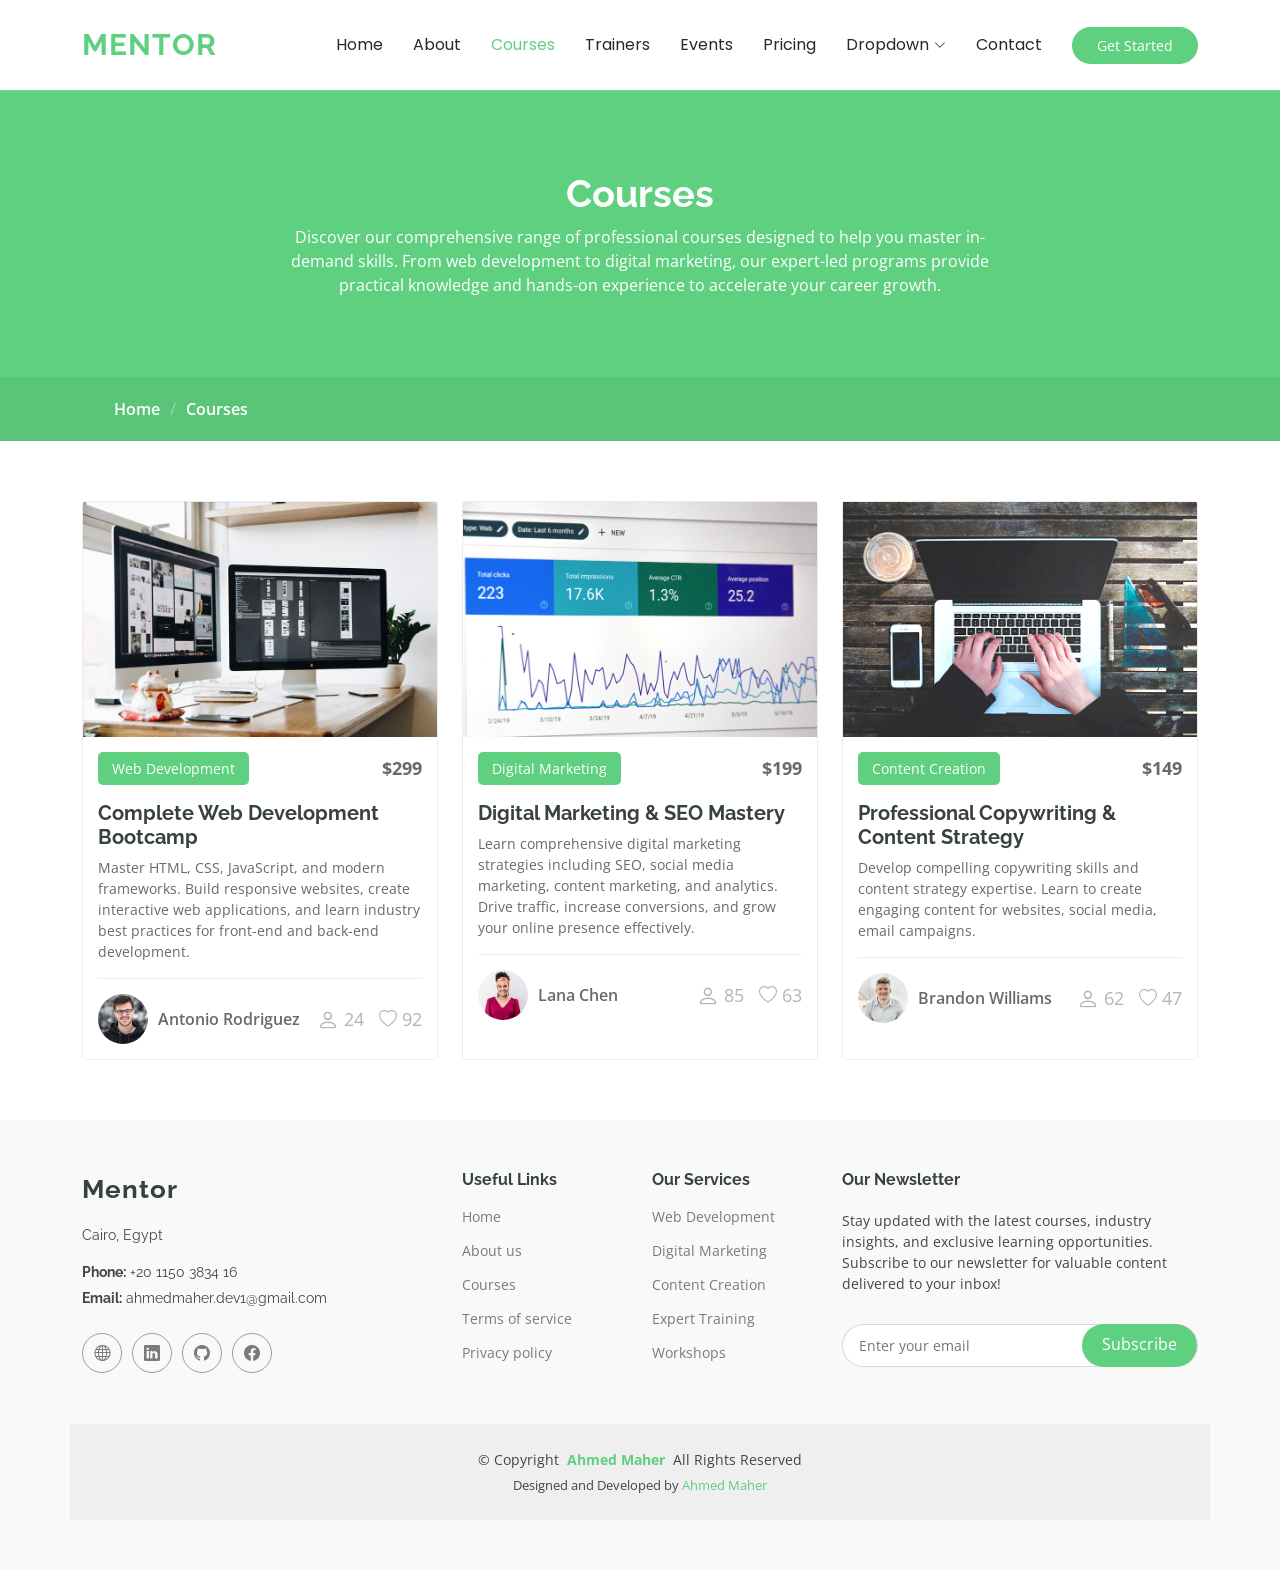
<file: courses.html>
<!DOCTYPE html>
<html lang="en">
    <head>
        <meta charset="utf-8" />
        <!-- Primary Meta Tags -->
        <title>Courses - Mentor</title>
        <meta name="title" content="Mentor - Learn Web Development, Marketing & More | Online Courses">
        <meta name="description" content="Mentor is a modern online education platform offering expert-led courses in web development, digital marketing, and content creation. Learn at your pace and become job-ready.">
        <meta name="keywords" content="Mentor, Online Learning, Web Development Course, Digital Marketing, Content Creation, HTML, CSS, JavaScript, React, Node, MongoDB, Career Support, E-learning, Online Education Platform">
        <meta name="author" content="Ahmed Maher Algohary">
        <meta name="viewport" content="width=device-width, initial-scale=1.0">
        <!-- Favicons -->
        <link href="assets/img/logo.webp" rel="icon" />
        <link href="assets/img/logo.webp" rel="apple-touch-icon" />
        <!-- Open Graph / Facebook -->
        <meta property="og:type" content="website">
        <meta property="og:url" content="https://ahmed-maher77.github.io/Mentor___online-education-platform/">
        <meta property="og:title" content="Mentor - Learn Web Development, Marketing & More">
        <meta property="og:description" content="Join Mentor to master job-ready skills in web development, digital marketing, and content creation through expert-led courses and real-world projects.">
        <meta property="og:image" content="assets/img/logo.webp">
        <!-- Twitter -->
        <meta name="twitter:card" content="summary_large_image">
        <meta name="twitter:url" content="https://ahmed-maher77.github.io/Mentor___online-education-platform/">
        <meta name="twitter:title" content="Mentor - Learn Web Development, Marketing & More">
        <meta name="twitter:description" content="Mentor offers flexible, expert-led online education in modern tech and marketing skills.">
        <meta name="twitter:image" content="assets/img/logo.webp">

        <!-- Fonts -->
        <link href="https://fonts.googleapis.com" rel="preconnect" />
        <link href="https://fonts.gstatic.com" rel="preconnect" crossorigin />
        <link
            href="https://fonts.googleapis.com/css2?family=Open+Sans:ital,wght@0,300;0,400;0,500;0,600;0,700;0,800;1,300;1,400;1,500;1,600;1,700;1,800&family=Poppins:ital,wght@0,100;0,200;0,300;0,400;0,500;0,600;0,700;0,800;0,900;1,100;1,200;1,300;1,400;1,500;1,600;1,700;1,800;1,900&family=Raleway:ital,wght@0,100;0,200;0,300;0,400;0,500;0,600;0,700;0,800;0,900;1,100;1,200;1,300;1,400;1,500;1,600;1,700;1,800;1,900&display=swap"
            rel="stylesheet"
        />

        <!-- Vendor CSS Files -->
        <link
            href="assets/vendor/bootstrap/css/bootstrap.min.css"
            rel="stylesheet"
        />
        <link
            href="assets/vendor/bootstrap-icons/bootstrap-icons.css"
            rel="stylesheet"
        />
        <link href="assets/vendor/aos/aos.css" rel="stylesheet" />
        <link
            href="assets/vendor/glightbox/css/glightbox.min.css"
            rel="stylesheet"
        />
        <link
            href="assets/vendor/swiper/swiper-bundle.min.css"
            rel="stylesheet"
        />

        <!-- Main CSS File -->
        <link href="assets/css/main.css" rel="stylesheet" />
    </head>

    <body class="courses-page">
        <header id="header" class="header d-flex align-items-center sticky-top">
            <div
                class="container-fluid container-xl position-relative d-flex align-items-center"
            >
                <a
                    href="index.html"
                    class="logo d-flex align-items-center me-auto"
                >
                    <h1 class="sitename">Mentor</h1>
                </a>

                <nav id="navmenu" class="navmenu">
                    <ul>
                        <li>
                            <a href="index.html">Home<br /></a>
                        </li>
                        <li><a href="about.html">About</a></li>
                        <li>
                            <a href="courses.html" class="active">Courses</a>
                        </li>
                        <li><a href="trainers.html">Trainers</a></li>
                        <li><a href="events.html">Events</a></li>
                        <li><a href="pricing.html">Pricing</a></li>
                        <li class="dropdown">
                            <a href="#"
                                ><span>Dropdown</span>
                                <i
                                    class="bi bi-chevron-down toggle-dropdown"
                                ></i
                            ></a>
                            <ul>
                                <li><a href="#">Dropdown 1</a></li>
                                <li class="dropdown">
                                    <a href="#"
                                        ><span>Deep Dropdown</span>
                                        <i
                                            class="bi bi-chevron-down toggle-dropdown"
                                        ></i
                                    ></a>
                                    <ul>
                                        <li><a href="#">Deep Dropdown 1</a></li>
                                        <li><a href="#">Deep Dropdown 2</a></li>
                                        <li><a href="#">Deep Dropdown 3</a></li>
                                        <li><a href="#">Deep Dropdown 4</a></li>
                                        <li><a href="#">Deep Dropdown 5</a></li>
                                    </ul>
                                </li>
                                <li><a href="#">Dropdown 2</a></li>
                                <li><a href="#">Dropdown 3</a></li>
                                <li><a href="#">Dropdown 4</a></li>
                            </ul>
                        </li>
                        <li><a href="contact.html">Contact</a></li>
                    </ul>
                    <i class="mobile-nav-toggle d-xl-none bi bi-list"></i>
                </nav>

                <a class="btn-getstarted" href="courses.html">Get Started</a>
            </div>
        </header>

        <main class="main">
            <!-- Page Title -->
            <div class="page-title" data-aos="fade">
                <div class="heading">
                    <div class="container">
                        <div
                            class="row d-flex justify-content-center text-center"
                        >
                            <div class="col-lg-8">
                                <h1>Courses</h1>
                                <p class="mb-0">
                                    Discover our comprehensive range of
                                    professional courses designed to help you
                                    master in-demand skills. From web
                                    development to digital marketing, our
                                    expert-led programs provide practical
                                    knowledge and hands-on experience to
                                    accelerate your career growth.
                                </p>
                            </div>
                        </div>
                    </div>
                </div>
                <nav class="breadcrumbs">
                    <div class="container">
                        <ol>
                            <li><a href="index.html">Home</a></li>
                            <li class="current">Courses</li>
                        </ol>
                    </div>
                </nav>
            </div>
            <!-- End Page Title -->

            <!-- Courses Section -->
            <section id="courses" class="courses section">
                <div class="container">
                    <div class="row">
                        <div
                            class="col-lg-4 col-md-6 d-flex align-items-stretch"
                            data-aos="zoom-in"
                            data-aos-delay="100"
                        >
                            <div class="course-item">
                                <img
                                    src="assets/img/course-1.jpg"
                                    class="img-fluid"
                                    alt="Web Development Course"
                                />
                                <div class="course-content">
                                    <div
                                        class="d-flex justify-content-between align-items-center mb-3"
                                    >
                                        <p class="category">Web Development</p>
                                        <p class="price">$299</p>
                                    </div>

                                    <h3>
                                        <a href="course-details.html?course=webDevelopment"
                                            >Complete Web Development
                                            Bootcamp</a
                                        >
                                    </h3>
                                    <p class="description">
                                        Master HTML, CSS, JavaScript, and modern
                                        frameworks. Build responsive websites,
                                        create interactive web applications, and
                                        learn industry best practices for
                                        front-end and back-end development.
                                    </p>
                                    <div
                                        class="trainer d-flex justify-content-between align-items-center"
                                    >
                                        <div
                                            class="trainer-profile d-flex align-items-center"
                                        >
                                            <img
                                                src="assets/img/trainers/trainer-1-2.jpg"
                                                class="img-fluid"
                                                alt="Antonio Rodriguez"
                                            />
                                            <a href="" class="trainer-link"
                                                >Antonio Rodriguez</a
                                            >
                                        </div>
                                        <div
                                            class="trainer-rank d-flex align-items-center"
                                        >
                                            <i
                                                class="bi bi-person user-icon"
                                            ></i
                                            >&nbsp;24 &nbsp;&nbsp;
                                            <i
                                                class="bi bi-heart heart-icon"
                                            ></i
                                            >&nbsp;92
                                        </div>
                                    </div>
                                </div>
                            </div>
                        </div>
                        <!-- End Course Item-->

                        <div
                            class="col-lg-4 col-md-6 d-flex align-items-stretch mt-4 mt-md-0"
                            data-aos="zoom-in"
                            data-aos-delay="200"
                        >
                            <div class="course-item">
                                <img
                                    src="assets/img/course-2.jpg"
                                    class="img-fluid"
                                    alt="Digital Marketing Course"
                                />
                                <div class="course-content">
                                    <div
                                        class="d-flex justify-content-between align-items-center mb-3"
                                    >
                                        <p class="category">
                                            Digital Marketing
                                        </p>
                                        <p class="price">$199</p>
                                    </div>

                                    <h3>
                                        <a href="course-details.html?course=digitalMarketing"
                                            >Digital Marketing & SEO Mastery</a
                                        >
                                    </h3>
                                    <p class="description">
                                        Learn comprehensive digital marketing
                                        strategies including SEO, social media
                                        marketing, content marketing, and
                                        analytics. Drive traffic, increase
                                        conversions, and grow your online
                                        presence effectively.
                                    </p>
                                    <div
                                        class="trainer d-flex justify-content-between align-items-center"
                                    >
                                        <div
                                            class="trainer-profile d-flex align-items-center"
                                        >
                                            <img
                                                src="assets/img/trainers/trainer-2-2.jpg"
                                                class="img-fluid"
                                                alt="Lana Chen"
                                            />
                                            <a href="" class="trainer-link"
                                                >Lana Chen</a
                                            >
                                        </div>
                                        <div
                                            class="trainer-rank d-flex align-items-center"
                                        >
                                            <i
                                                class="bi bi-person user-icon"
                                            ></i
                                            >&nbsp;85 &nbsp;&nbsp;
                                            <i
                                                class="bi bi-heart heart-icon"
                                            ></i
                                            >&nbsp;63
                                        </div>
                                    </div>
                                </div>
                            </div>
                        </div>
                        <!-- End Course Item-->

                        <div
                            class="col-lg-4 col-md-6 d-flex align-items-stretch mt-4 mt-lg-0"
                            data-aos="zoom-in"
                            data-aos-delay="300"
                        >
                            <div class="course-item">
                                <img
                                    src="assets/img/course-3.jpg"
                                    class="img-fluid"
                                    alt="Content Creation Course"
                                />
                                <div class="course-content">
                                    <div
                                        class="d-flex justify-content-between align-items-center mb-3"
                                    >
                                        <p class="category">Content Creation</p>
                                        <p class="price">$149</p>
                                    </div>

                                    <h3>
                                        <a href="course-details.html?course=contentCreation"
                                            >Professional Copywriting & Content
                                            Strategy</a
                                        >
                                    </h3>
                                    <p class="description">
                                        Develop compelling copywriting skills
                                        and content strategy expertise. Learn to
                                        create engaging content for websites,
                                        social media, email campaigns.
                                    </p>
                                    <div
                                        class="trainer d-flex justify-content-between align-items-center"
                                    >
                                        <div
                                            class="trainer-profile d-flex align-items-center"
                                        >
                                            <img
                                                src="assets/img/trainers/trainer-3-2.jpg"
                                                class="img-fluid"
                                                alt="Brandon Williams"
                                            />
                                            <a href="" class="trainer-link"
                                                >Brandon Williams</a
                                            >
                                        </div>
                                        <div
                                            class="trainer-rank d-flex align-items-center"
                                        >
                                            <i
                                                class="bi bi-person user-icon"
                                            ></i
                                            >&nbsp;62 &nbsp;&nbsp;
                                            <i
                                                class="bi bi-heart heart-icon"
                                            ></i
                                            >&nbsp;47
                                        </div>
                                    </div>
                                </div>
                            </div>
                        </div>
                        <!-- End Course Item-->
                    </div>
                </div>
            </section>
            <!-- /Courses Section -->
        </main>

        <footer id="footer" class="footer position-relative light-background">
            <div class="container footer-top">
                <div class="row gy-4">
                    <div class="col-lg-4 col-md-6 footer-about">
                        <a
                            href="index.html"
                            class="logo d-flex align-items-center"
                        >
                            <span class="sitename">Mentor</span>
                        </a>
                        <div class="footer-contact pt-3">
                            <p>Cairo, Egypt</p>
                            <p class="mt-3">
                                <strong>Phone:</strong>
                                <span>+20 1150 3834 16</span>
                            </p>
                            <p>
                                <strong>Email:</strong>
                                <span>ahmedmaher.dev1@gmail.com</span>
                            </p>
                        </div>
                        <div class="social-links d-flex mt-4">
                            <a
                                href="https://ahmedmaher-portfolio.vercel.app/"
                                target="_blank"
                                ><i class="bi bi-globe"></i
                            ></a>
                            <a
                                href="https://www.linkedin.com/in/ahmed-maher-algohary"
                                target="_blank"
                                ><i class="bi bi-linkedin"></i
                            ></a>
                            <a
                                href="https://github.com/Ahmed-Maher77"
                                target="_blank"
                                ><i class="bi bi-github"></i
                            ></a>
                            <a
                                href="https://web.facebook.com/profile.php?id=100012154268952"
                                target="_blank"
                                ><i class="bi bi-facebook"></i
                            ></a>
                        </div>
                    </div>

                    <div class="col-lg-2 col-md-3 footer-links">
                        <h4>Useful Links</h4>
                        <ul>
                            <li><a href="index.html">Home</a></li>
                            <li><a href="about.html">About us</a></li>
                            <li><a href="courses.html">Courses</a></li>
                            <li><a href="#">Terms of service</a></li>
                            <li><a href="#">Privacy policy</a></li>
                        </ul>
                    </div>

                    <div class="col-lg-2 col-md-3 footer-links">
                        <h4>Our Services</h4>
                        <ul>
                            <li><a href="courses.html">Web Development</a></li>
                            <li>
                                <a href="courses.html">Digital Marketing</a>
                            </li>
                            <li><a href="courses.html">Content Creation</a></li>
                            <li><a href="trainers.html">Expert Training</a></li>
                            <li><a href="events.html">Workshops</a></li>
                        </ul>
                    </div>

                    <div class="col-lg-4 col-md-12 footer-newsletter">
                        <h4>Our Newsletter</h4>
                        <p>
                            Stay updated with the latest courses, industry
                            insights, and exclusive learning opportunities.
                            Subscribe to our newsletter for valuable content
                            delivered to your inbox!
                        </p>
                        <form
                            id="newsletterForm"
                            action="forms/newsletter.php"
                            method="post"
                            class="php-email-form"
                        >
                            <div class="newsletter-form">
                                <input
                                    type="email"
                                    id="newsletterEmail"
                                    name="email"
                                    placeholder="Enter your email"
                                    required
                                />
                                <input type="submit" value="Subscribe" />
                            </div>
                            <div class="loading">Loading</div>
                            <div
                                class="error-message"
                                id="emailError"
                                style="display: none"
                            ></div>
                            <div class="sent-message">
                                Your subscription request has been sent. Thank
                                you!
                            </div>
                        </form>
                    </div>
                </div>
            </div>

            <div class="container copyright text-center mt-4">
                <p>
                    © <span>Copyright</span>
                    <strong class="px-1 sitename"
                        ><a
                            href="https://ahmedmaher-portfolio.vercel.app/"
                            target="_blank"
                            >Ahmed Maher</a
                        ></strong
                    >
                    <span>All Rights Reserved</span>
                </p>
                <div class="credits">
                    Designed and Developed by
                    <a href="https://ahmedmaher-portfolio.vercel.app/"
                        >Ahmed Maher</a
                    >
                </div>
            </div>
        </footer>

        <!-- Success Modal -->
        <div
            class="modal fade"
            id="successModal"
            tabindex="-1"
            aria-labelledby="successModalLabel"
            aria-hidden="true"
        >
            <div class="modal-dialog modal-dialog-centered">
                <div class="modal-content">
                    <div class="modal-header border-0">
                        <button
                            type="button"
                            class="btn-close"
                            data-bs-dismiss="modal"
                            aria-label="Close"
                        ></button>
                    </div>
                    <div class="modal-body text-center">
                        <div class="success-icon mb-3">
                            <i
                                class="bi bi-check-circle-fill text-success"
                                style="font-size: 3rem"
                            ></i>
                        </div>
                        <h5 class="modal-title" id="successModalLabel">
                            Subscription Successful!
                        </h5>
                        <p class="text-muted">
                            Thank you for subscribing to our newsletter. You'll
                            receive our latest updates and exclusive content
                            directly in your inbox.
                        </p>
                    </div>
                    <div class="modal-footer border-0 justify-content-center">
                        <button
                            type="button"
                            class="btn btn-primary"
                            data-bs-dismiss="modal"
                        >
                            Got it!
                        </button>
                    </div>
                </div>
            </div>
        </div>

        <!-- Scroll Top -->
        <a
            href="#"
            id="scroll-top"
            class="scroll-top d-flex align-items-center justify-content-center"
            ><i class="bi bi-arrow-up-short"></i
        ></a>

        <!-- Preloader -->
        <div id="preloader"></div>

        <!-- Vendor JS Files -->
        <script src="assets/vendor/bootstrap/js/bootstrap.bundle.min.js"></script>
        <script src="assets/vendor/php-email-form/validate.js"></script>
        <script src="assets/vendor/aos/aos.js"></script>
        <script src="assets/vendor/glightbox/js/glightbox.min.js"></script>
        <script src="assets/vendor/purecounter/purecounter_vanilla.js"></script>
        <script src="assets/vendor/swiper/swiper-bundle.min.js"></script>

        <!-- Main JS File -->
        <script src="assets/js/main.js"></script>

        <!-- Newsletter Form Validation and Success Popup -->
        <script>
            document.addEventListener("DOMContentLoaded", function () {
                const newsletterForm =
                    document.getElementById("newsletterForm");
                const emailInput = document.getElementById("newsletterEmail");
                const emailError = document.getElementById("emailError");
                const loadingDiv = newsletterForm.querySelector(".loading");
                const sentMessageDiv =
                    newsletterForm.querySelector(".sent-message");
                const successModal = new bootstrap.Modal(
                    document.getElementById("successModal")
                );

                // Email validation function
                function validateEmail(email) {
                    const emailRegex = /^[^\s@]+@[^\s@]+\.[^\s@]+$/;
                    return emailRegex.test(email);
                }

                // Real-time email validation
                emailInput.addEventListener("input", function () {
                    const email = this.value.trim();

                    if (email === "") {
                        emailError.textContent = "";
                        emailError.style.display = "none";
                    } else if (!validateEmail(email)) {
                        emailError.textContent =
                            "Please enter a valid email address.";
                        emailError.style.display = "block";
                    } else {
                        emailError.textContent = "";
                        emailError.style.display = "none";
                    }
                });

                // Form submission
                newsletterForm.addEventListener("submit", function (e) {
                    e.preventDefault();

                    const email = emailInput.value.trim();

                    // Validate email
                    if (email === "") {
                        emailError.textContent =
                            "Please enter your email address.";
                        emailError.style.display = "block";
                        return;
                    }

                    if (!validateEmail(email)) {
                        emailError.textContent =
                            "Please enter a valid email address.";
                        emailError.style.display = "block";
                        return;
                    }

                    // Hide error message
                    emailError.style.display = "none";

                    // Show loading state
                    loadingDiv.style.display = "block";
                    sentMessageDiv.style.display = "none";

                    // Simulate form submission (replace with actual API call)
                    setTimeout(() => {
                        // Hide loading
                        loadingDiv.style.display = "none";

                        // Reset form
                        newsletterForm.reset();
                        emailError.style.display = "none";

                        // Show success modal instead of sent-message
                        successModal.show();
                    }, 1500);
                });
            });
        </script>
    </body>
</html>
</file>
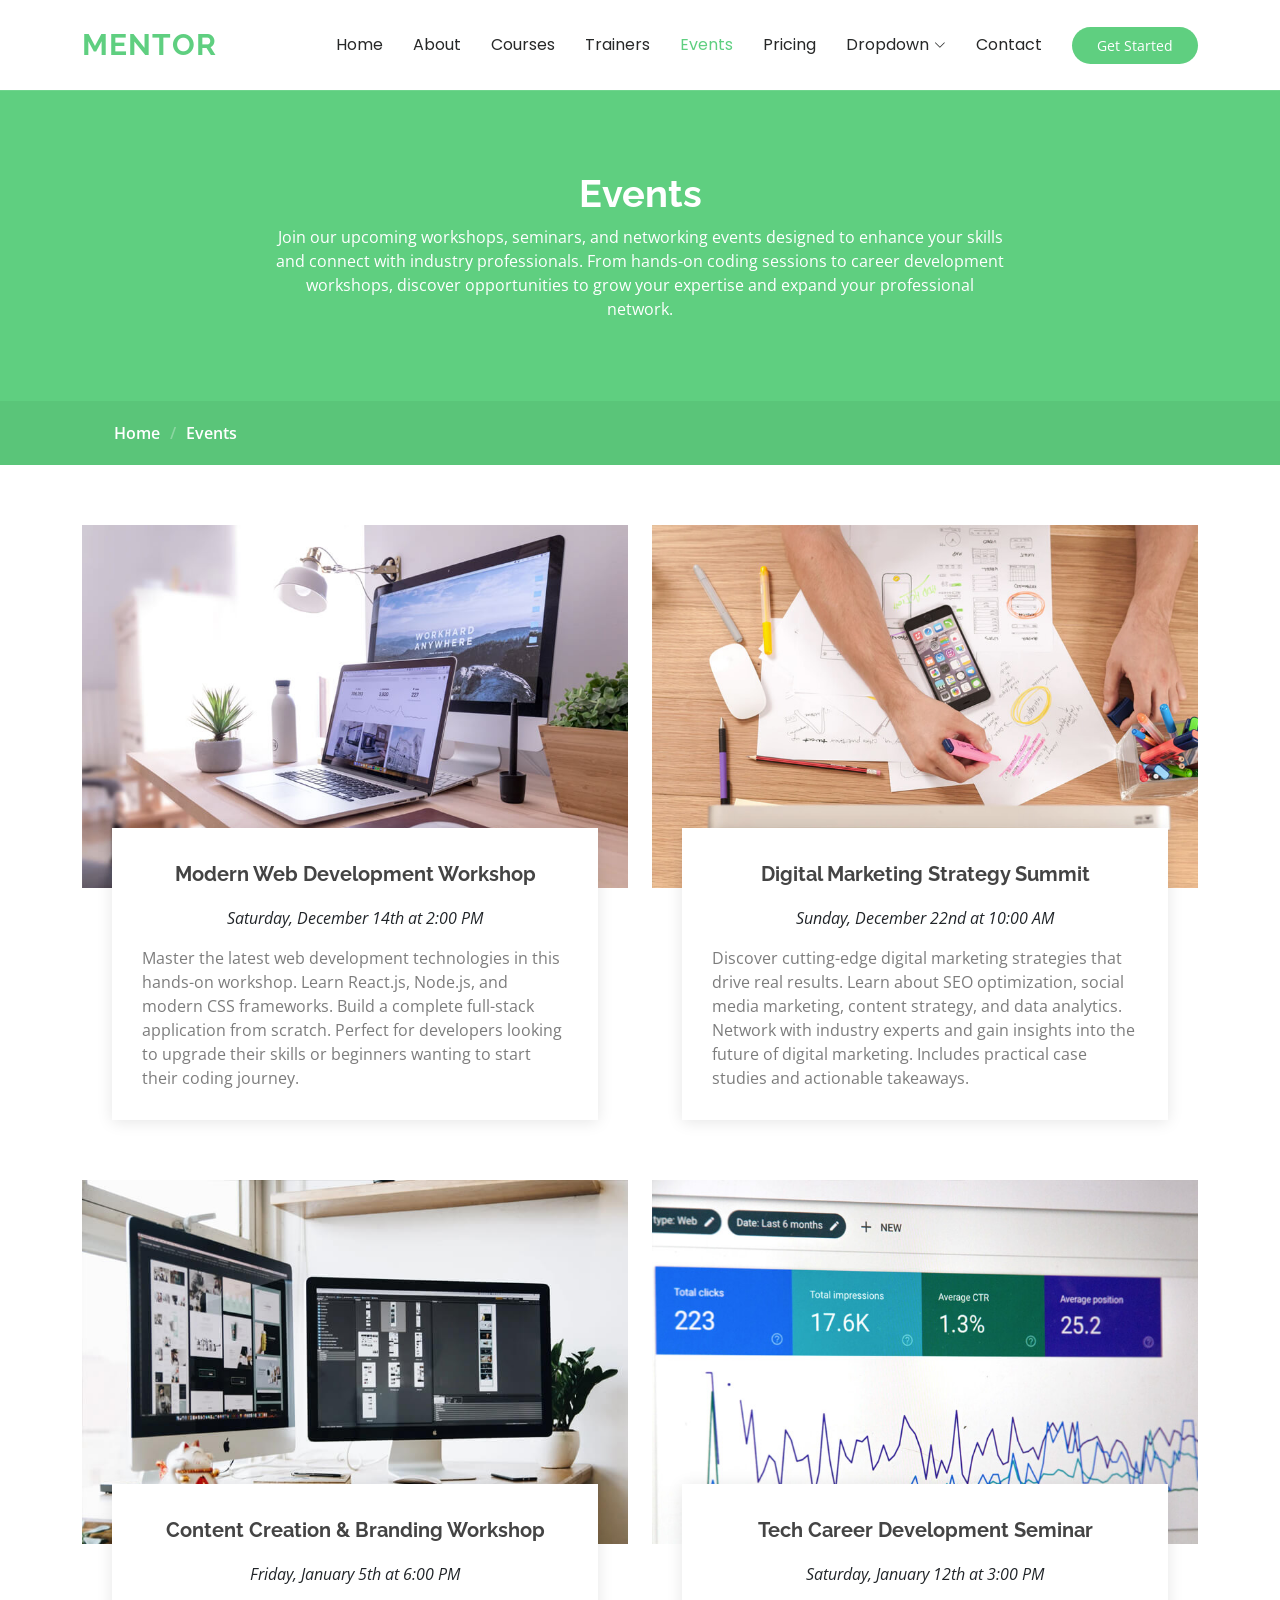
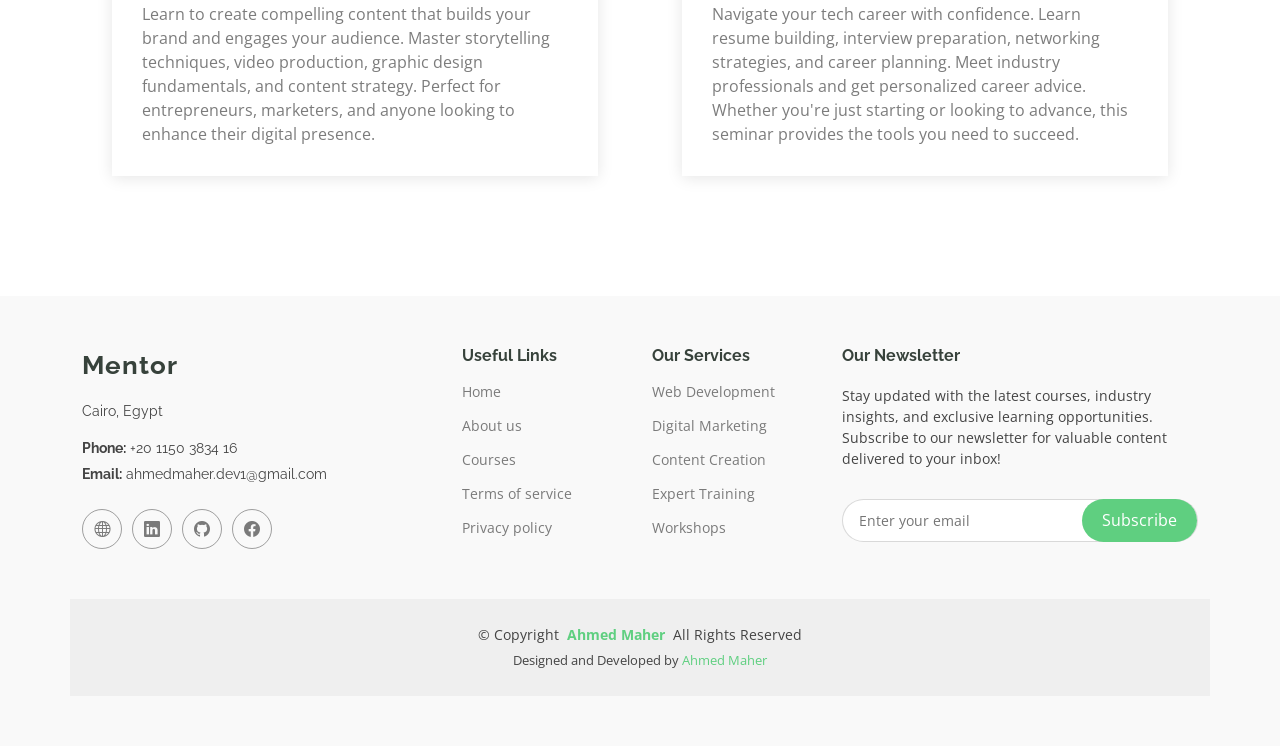
<file: events.html>
<!DOCTYPE html>
<html lang="en">
    <head>
        <meta charset="utf-8" />
        <!-- Primary Meta Tags -->
        <title>Events - Mentor</title>
        <meta name="title" content="Mentor - Learn Web Development, Marketing & More | Online Courses">
        <meta name="description" content="Mentor is a modern online education platform offering expert-led courses in web development, digital marketing, and content creation. Learn at your pace and become job-ready.">
        <meta name="keywords" content="Mentor, Online Learning, Web Development Course, Digital Marketing, Content Creation, HTML, CSS, JavaScript, React, Node, MongoDB, Career Support, E-learning, Online Education Platform">
        <meta name="author" content="Ahmed Maher Algohary">
        <meta name="viewport" content="width=device-width, initial-scale=1.0">
        <!-- Favicons -->
        <link href="assets/img/logo.webp" rel="icon" />
        <link href="assets/img/logo.webp" rel="apple-touch-icon" />
        <!-- Open Graph / Facebook -->
        <meta property="og:type" content="website">
        <meta property="og:url" content="https://ahmed-maher77.github.io/Mentor___online-education-platform/">
        <meta property="og:title" content="Mentor - Learn Web Development, Marketing & More">
        <meta property="og:description" content="Join Mentor to master job-ready skills in web development, digital marketing, and content creation through expert-led courses and real-world projects.">
        <meta property="og:image" content="assets/img/logo.webp">
        <!-- Twitter -->
        <meta name="twitter:card" content="summary_large_image">
        <meta name="twitter:url" content="https://ahmed-maher77.github.io/Mentor___online-education-platform/">
        <meta name="twitter:title" content="Mentor - Learn Web Development, Marketing & More">
        <meta name="twitter:description" content="Mentor offers flexible, expert-led online education in modern tech and marketing skills.">
        <meta name="twitter:image" content="assets/img/logo.webp">

        <!-- Fonts -->
        <link href="https://fonts.googleapis.com" rel="preconnect" />
        <link href="https://fonts.gstatic.com" rel="preconnect" crossorigin />
        <link
            href="https://fonts.googleapis.com/css2?family=Open+Sans:ital,wght@0,300;0,400;0,500;0,600;0,700;0,800;1,300;1,400;1,500;1,600;1,700;1,800&family=Poppins:ital,wght@0,100;0,200;0,300;0,400;0,500;0,600;0,700;0,800;0,900;1,100;1,200;1,300;1,400;1,500;1,600;1,700;1,800;1,900&family=Raleway:ital,wght@0,100;0,200;0,300;0,400;0,500;0,600;0,700;0,800;0,900;1,100;1,200;1,300;1,400;1,500;1,600;1,700;1,800;1,900&display=swap"
            rel="stylesheet"
        />

        <!-- Vendor CSS Files -->
        <link
            href="assets/vendor/bootstrap/css/bootstrap.min.css"
            rel="stylesheet"
        />
        <link
            href="assets/vendor/bootstrap-icons/bootstrap-icons.css"
            rel="stylesheet"
        />
        <link href="assets/vendor/aos/aos.css" rel="stylesheet" />
        <link
            href="assets/vendor/glightbox/css/glightbox.min.css"
            rel="stylesheet"
        />
        <link
            href="assets/vendor/swiper/swiper-bundle.min.css"
            rel="stylesheet"
        />

        <!-- Main CSS File -->
        <link href="assets/css/main.css" rel="stylesheet" />
    </head>

    <body class="events-page">
        <header id="header" class="header d-flex align-items-center sticky-top">
            <div
                class="container-fluid container-xl position-relative d-flex align-items-center"
            >
                <a
                    href="index.html"
                    class="logo d-flex align-items-center me-auto"
                >
                    <h1 class="sitename">Mentor</h1>
                </a>

                <nav id="navmenu" class="navmenu">
                    <ul>
                        <li>
                            <a href="index.html">Home<br /></a>
                        </li>
                        <li><a href="about.html">About</a></li>
                        <li><a href="courses.html">Courses</a></li>
                        <li><a href="trainers.html">Trainers</a></li>
                        <li><a href="events.html" class="active">Events</a></li>
                        <li><a href="pricing.html">Pricing</a></li>
                        <li class="dropdown">
                            <a href="#"
                                ><span>Dropdown</span>
                                <i
                                    class="bi bi-chevron-down toggle-dropdown"
                                ></i
                            ></a>
                            <ul>
                                <li><a href="#">Dropdown 1</a></li>
                                <li class="dropdown">
                                    <a href="#"
                                        ><span>Deep Dropdown</span>
                                        <i
                                            class="bi bi-chevron-down toggle-dropdown"
                                        ></i
                                    ></a>
                                    <ul>
                                        <li><a href="#">Deep Dropdown 1</a></li>
                                        <li><a href="#">Deep Dropdown 2</a></li>
                                        <li><a href="#">Deep Dropdown 3</a></li>
                                        <li><a href="#">Deep Dropdown 4</a></li>
                                        <li><a href="#">Deep Dropdown 5</a></li>
                                    </ul>
                                </li>
                                <li><a href="#">Dropdown 2</a></li>
                                <li><a href="#">Dropdown 3</a></li>
                                <li><a href="#">Dropdown 4</a></li>
                            </ul>
                        </li>
                        <li><a href="contact.html">Contact</a></li>
                    </ul>
                    <i class="mobile-nav-toggle d-xl-none bi bi-list"></i>
                </nav>

                <a class="btn-getstarted" href="courses.html">Get Started</a>
            </div>
        </header>

        <main class="main">
            <!-- Page Title -->
            <div class="page-title" data-aos="fade">
                <div class="heading">
                    <div class="container">
                        <div
                            class="row d-flex justify-content-center text-center"
                        >
                            <div class="col-lg-8">
                                <h1>Events</h1>
                                <p class="mb-0">
                                    Join our upcoming workshops, seminars, and networking events designed to enhance your skills and connect with industry professionals. From hands-on coding sessions to career development workshops, discover opportunities to grow your expertise and expand your professional network.
                                </p>
                            </div>
                        </div>
                    </div>
                </div>
                <nav class="breadcrumbs">
                    <div class="container">
                        <ol>
                            <li><a href="index.html">Home</a></li>
                            <li class="current">Events</li>
                        </ol>
                    </div>
                </nav>
            </div>
            <!-- End Page Title -->

            <!-- Events Section -->
            <section id="events" class="events section">
                <div class="container" data-aos="fade-up">
                    <div class="row">
                        <div class="col-md-6 d-flex align-items-stretch">
                            <div class="card">
                                <div class="card-img">
                                    <img
                                        src="assets/img/events-item-1.jpg"
                                        alt="Web Development Workshop"
                                    />
                                </div>
                                <div class="card-body">
                                    <h5 class="card-title">
                                        <a href="">Modern Web Development Workshop</a>
                                    </h5>
                                    <p class="fst-italic text-center">
                                        Saturday, December 14th at 2:00 PM
                                    </p>
                                    <p class="card-text">
                                        Master the latest web development technologies in this hands-on workshop. Learn React.js, Node.js, and modern CSS frameworks. Build a complete full-stack application from scratch. Perfect for developers looking to upgrade their skills or beginners wanting to start their coding journey.
                                    </p>
                                </div>
                            </div>
                        </div>
                        <div class="col-md-6 d-flex align-items-stretch">
                            <div class="card">
                                <div class="card-img">
                                    <img
                                        src="assets/img/events-item-2.jpg"
                                        alt="Digital Marketing Seminar"
                                    />
                                </div>
                                <div class="card-body">
                                    <h5 class="card-title">
                                        <a href="">Digital Marketing Strategy Summit</a>
                                    </h5>
                                    <p class="fst-italic text-center">
                                        Sunday, December 22nd at 10:00 AM
                                    </p>
                                    <p class="card-text">
                                        Discover cutting-edge digital marketing strategies that drive real results. Learn about SEO optimization, social media marketing, content strategy, and data analytics. Network with industry experts and gain insights into the future of digital marketing. Includes practical case studies and actionable takeaways.
                                    </p>
                                </div>
                            </div>
                        </div>
                        <div class="col-md-6 d-flex align-items-stretch">
                            <div class="card">
                                <div class="card-img">
                                    <img
                                        src="assets/img/course-1.jpg"
                                        alt="Content Creation Workshop"
                                    />
                                </div>
                                <div class="card-body">
                                    <h5 class="card-title">
                                        <a href="">Content Creation & Branding Workshop</a>
                                    </h5>
                                    <p class="fst-italic text-center">
                                        Friday, January 5th at 6:00 PM
                                    </p>
                                    <p class="card-text">
                                        Learn to create compelling content that builds your brand and engages your audience. Master storytelling techniques, video production, graphic design fundamentals, and content strategy. Perfect for entrepreneurs, marketers, and anyone looking to enhance their digital presence.
                                    </p>
                                </div>
                            </div>
                        </div>
                        <div class="col-md-6 d-flex align-items-stretch">
                            <div class="card">
                                <div class="card-img">
                                    <img
                                        src="assets/img/course-2.jpg"
                                        alt="Career Development Seminar"
                                    />
                                </div>
                                <div class="card-body">
                                    <h5 class="card-title">
                                        <a href="">Tech Career Development Seminar</a>
                                    </h5>
                                    <p class="fst-italic text-center">
                                        Saturday, January 12th at 3:00 PM
                                    </p>
                                    <p class="card-text">
                                        Navigate your tech career with confidence. Learn resume building, interview preparation, networking strategies, and career planning. Meet industry professionals and get personalized career advice. Whether you're just starting or looking to advance, this seminar provides the tools you need to succeed.
                                    </p>
                                </div>
                            </div>
                        </div>
                    </div>
                </div>
            </section>
            <!-- /Events Section -->
        </main>

        <footer id="footer" class="footer position-relative light-background">
            <div class="container footer-top">
                <div class="row gy-4">
                    <div class="col-lg-4 col-md-6 footer-about">
                        <a
                            href="index.html"
                            class="logo d-flex align-items-center"
                        >
                            <span class="sitename">Mentor</span>
                        </a>
                        <div class="footer-contact pt-3">
                            <p>Cairo, Egypt</p>
                            <p class="mt-3">
                                <strong>Phone:</strong>
                                <span>+20 1150 3834 16</span>
                            </p>
                            <p>
                                <strong>Email:</strong>
                                <span>ahmedmaher.dev1@gmail.com</span>
                            </p>
                        </div>
                        <div class="social-links d-flex mt-4">
                            <a
                                href="https://ahmedmaher-portfolio.vercel.app/"
                                target="_blank"
                                ><i class="bi bi-globe"></i
                            ></a>
                            <a
                                href="https://www.linkedin.com/in/ahmed-maher-algohary"
                                target="_blank"
                                ><i class="bi bi-linkedin"></i
                            ></a>
                            <a
                                href="https://github.com/Ahmed-Maher77"
                                target="_blank"
                                ><i class="bi bi-github"></i
                            ></a>
                            <a
                                href="https://web.facebook.com/profile.php?id=100012154268952"
                                target="_blank"
                                ><i class="bi bi-facebook"></i
                            ></a>
                        </div>
                    </div>

                    <div class="col-lg-2 col-md-3 footer-links">
                        <h4>Useful Links</h4>
                        <ul>
                            <li><a href="index.html">Home</a></li>
                            <li><a href="about.html">About us</a></li>
                            <li><a href="courses.html">Courses</a></li>
                            <li><a href="#">Terms of service</a></li>
                            <li><a href="#">Privacy policy</a></li>
                        </ul>
                    </div>

                    <div class="col-lg-2 col-md-3 footer-links">
                        <h4>Our Services</h4>
                        <ul>
                            <li><a href="courses.html">Web Development</a></li>
                            <li>
                                <a href="courses.html">Digital Marketing</a>
                            </li>
                            <li><a href="courses.html">Content Creation</a></li>
                            <li><a href="trainers.html">Expert Training</a></li>
                            <li><a href="events.html">Workshops</a></li>
                        </ul>
                    </div>

                    <div class="col-lg-4 col-md-12 footer-newsletter">
                        <h4>Our Newsletter</h4>
                        <p>
                            Stay updated with the latest courses, industry
                            insights, and exclusive learning opportunities.
                            Subscribe to our newsletter for valuable content
                            delivered to your inbox!
                        </p>
                        <form
                            id="newsletterForm"
                            action="forms/newsletter.php"
                            method="post"
                            class="php-email-form"
                        >
                            <div class="newsletter-form">
                                <input
                                    type="email"
                                    id="newsletterEmail"
                                    name="email"
                                    placeholder="Enter your email"
                                    required
                                />
                                <input type="submit" value="Subscribe" />
                            </div>
                            <div class="loading">Loading</div>
                            <div
                                class="error-message"
                                id="emailError"
                                style="display: none"
                            ></div>
                            <div class="sent-message">
                                Your subscription request has been sent. Thank
                                you!
                            </div>
                        </form>
                    </div>
                </div>
            </div>

            <div class="container copyright text-center mt-4">
                <p>
                    © <span>Copyright</span>
                    <strong class="px-1 sitename"
                        ><a
                            href="https://ahmedmaher-portfolio.vercel.app/"
                            target="_blank"
                            >Ahmed Maher</a
                        ></strong
                    >
                    <span>All Rights Reserved</span>
                </p>
                <div class="credits">
                    Designed and Developed by
                    <a href="https://ahmedmaher-portfolio.vercel.app/"
                        >Ahmed Maher</a
                    >
                </div>
            </div>
        </footer>

        <!-- Scroll Top -->
        <a
            href="#"
            id="scroll-top"
            class="scroll-top d-flex align-items-center justify-content-center"
            ><i class="bi bi-arrow-up-short"></i
        ></a>

        <!-- Preloader -->
        <div id="preloader"></div>

        <!-- Vendor JS Files -->
        <script src="assets/vendor/bootstrap/js/bootstrap.bundle.min.js"></script>
        <script src="assets/vendor/php-email-form/validate.js"></script>
        <script src="assets/vendor/aos/aos.js"></script>
        <script src="assets/vendor/glightbox/js/glightbox.min.js"></script>
        <script src="assets/vendor/purecounter/purecounter_vanilla.js"></script>
        <script src="assets/vendor/swiper/swiper-bundle.min.js"></script>

        <!-- Main JS File -->
        <script src="assets/js/main.js"></script>
    </body>
</html>
</file>
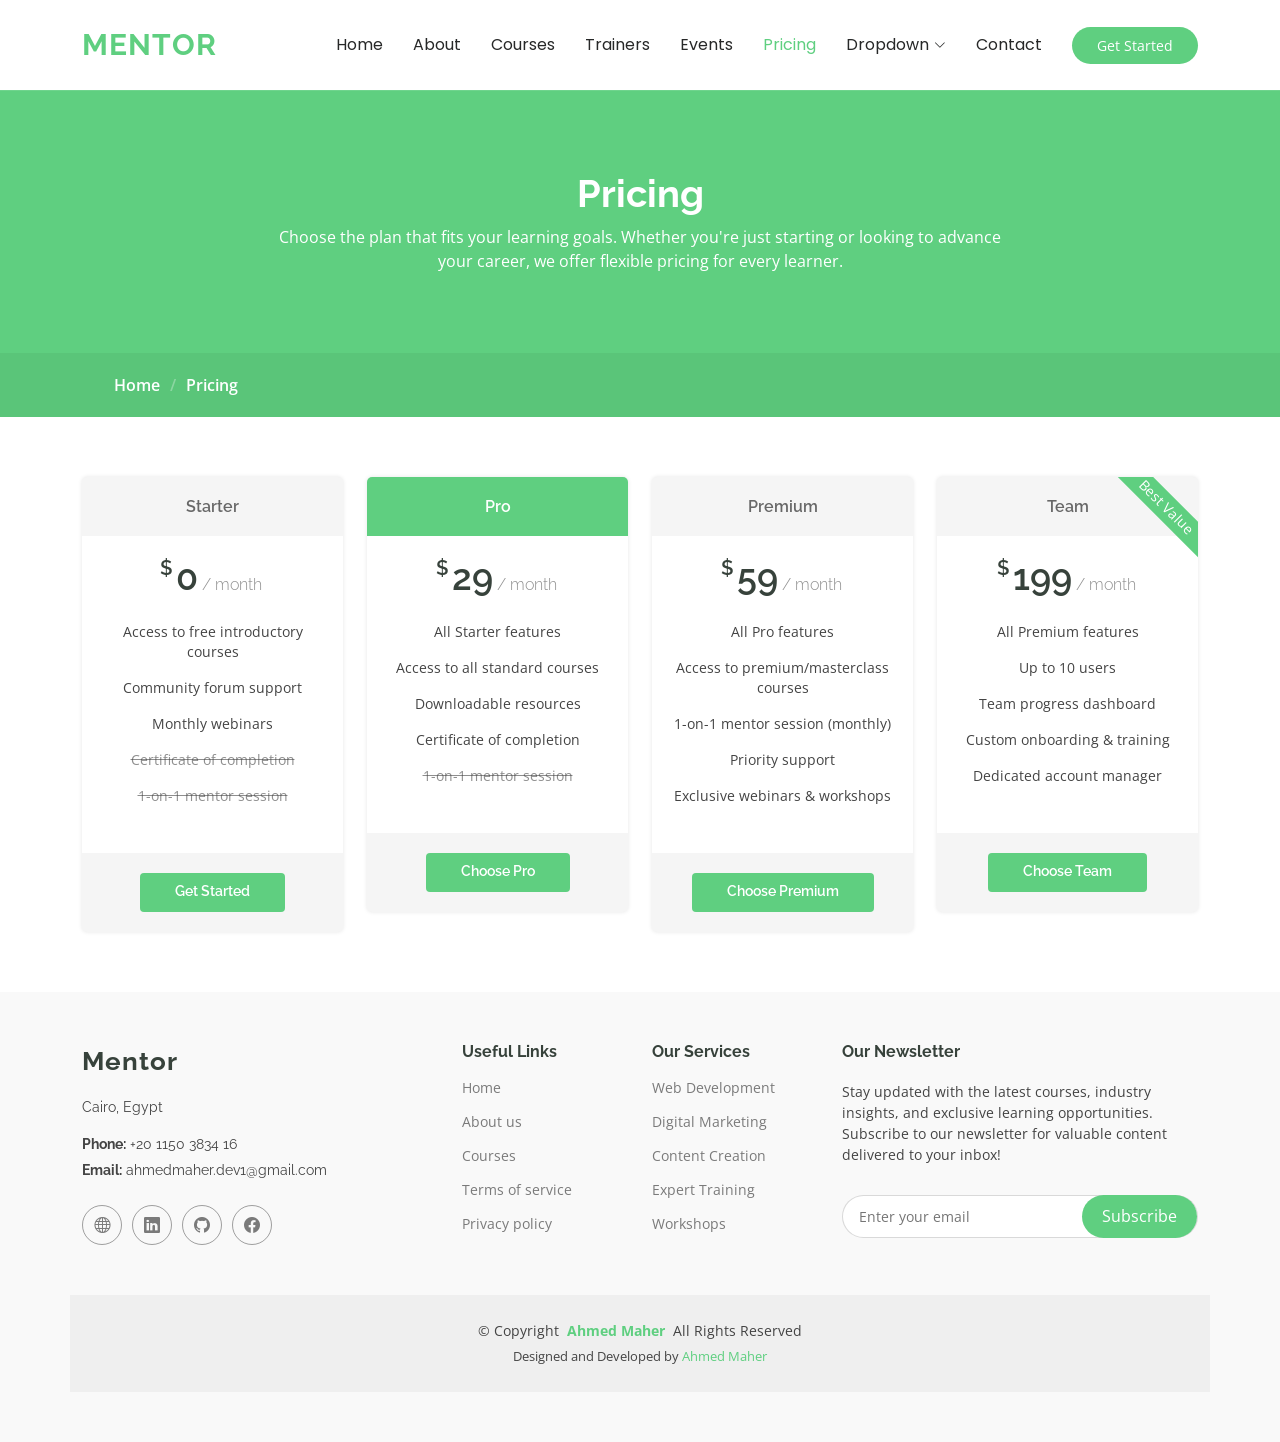
<file: pricing.html>
<!DOCTYPE html>
<html lang="en">
    <head>
        <meta charset="utf-8" />
        <!-- Primary Meta Tags -->
        <title>Pricing - Mentor</title>
        <meta name="title" content="Mentor - Learn Web Development, Marketing & More | Online Courses">
        <meta name="description" content="Mentor is a modern online education platform offering expert-led courses in web development, digital marketing, and content creation. Learn at your pace and become job-ready.">
        <meta name="keywords" content="Mentor, Online Learning, Web Development Course, Digital Marketing, Content Creation, HTML, CSS, JavaScript, React, Node, MongoDB, Career Support, E-learning, Online Education Platform">
        <meta name="author" content="Ahmed Maher Algohary">
        <meta name="viewport" content="width=device-width, initial-scale=1.0">
        <!-- Favicons -->
        <link href="assets/img/logo.webp" rel="icon" />
        <link href="assets/img/logo.webp" rel="apple-touch-icon" />
        <!-- Open Graph / Facebook -->
        <meta property="og:type" content="website">
        <meta property="og:url" content="https://ahmed-maher77.github.io/Mentor___online-education-platform/">
        <meta property="og:title" content="Mentor - Learn Web Development, Marketing & More">
        <meta property="og:description" content="Join Mentor to master job-ready skills in web development, digital marketing, and content creation through expert-led courses and real-world projects.">
        <meta property="og:image" content="assets/img/logo.webp">
        <!-- Twitter -->
        <meta name="twitter:card" content="summary_large_image">
        <meta name="twitter:url" content="https://ahmed-maher77.github.io/Mentor___online-education-platform/">
        <meta name="twitter:title" content="Mentor - Learn Web Development, Marketing & More">
        <meta name="twitter:description" content="Mentor offers flexible, expert-led online education in modern tech and marketing skills.">
        <meta name="twitter:image" content="assets/img/logo.webp">

        <!-- Favicons -->
        <link href="assets/img/favicon.png" rel="icon" />
        <link href="assets/img/apple-touch-icon.png" rel="apple-touch-icon" />

        <!-- Fonts -->
        <link href="https://fonts.googleapis.com" rel="preconnect" />
        <link href="https://fonts.gstatic.com" rel="preconnect" crossorigin />
        <link
            href="https://fonts.googleapis.com/css2?family=Open+Sans:ital,wght@0,300;0,400;0,500;0,600;0,700;0,800;1,300;1,400;1,500;1,600;1,700;1,800&family=Poppins:ital,wght@0,100;0,200;0,300;0,400;0,500;0,600;0,700;0,800;0,900;1,100;1,200;1,300;1,400;1,500;1,600;1,700;1,800;1,900&family=Raleway:ital,wght@0,100;0,200;0,300;0,400;0,500;0,600;0,700;0,800;0,900;1,100;1,200;1,300;1,400;1,500;1,600;1,700;1,800;1,900&display=swap"
            rel="stylesheet"
        />

        <!-- Vendor CSS Files -->
        <link
            href="assets/vendor/bootstrap/css/bootstrap.min.css"
            rel="stylesheet"
        />
        <link
            href="assets/vendor/bootstrap-icons/bootstrap-icons.css"
            rel="stylesheet"
        />
        <link href="assets/vendor/aos/aos.css" rel="stylesheet" />
        <link
            href="assets/vendor/glightbox/css/glightbox.min.css"
            rel="stylesheet"
        />
        <link
            href="assets/vendor/swiper/swiper-bundle.min.css"
            rel="stylesheet"
        />

        <!-- Main CSS File -->
        <link href="assets/css/main.css" rel="stylesheet" />
    </head>

    <body class="pricing-page">
        <header id="header" class="header d-flex align-items-center sticky-top">
            <div
                class="container-fluid container-xl position-relative d-flex align-items-center"
            >
                <a
                    href="index.html"
                    class="logo d-flex align-items-center me-auto"
                >
                    <h1 class="sitename">Mentor</h1>
                </a>

                <nav id="navmenu" class="navmenu">
                    <ul>
                        <li>
                            <a href="index.html">Home<br /></a>
                        </li>
                        <li><a href="about.html">About</a></li>
                        <li><a href="courses.html">Courses</a></li>
                        <li><a href="trainers.html">Trainers</a></li>
                        <li><a href="events.html">Events</a></li>
                        <li>
                            <a href="pricing.html" class="active">Pricing</a>
                        </li>
                        <li class="dropdown">
                            <a href="#"
                                ><span>Dropdown</span>
                                <i
                                    class="bi bi-chevron-down toggle-dropdown"
                                ></i
                            ></a>
                            <ul>
                                <li><a href="#">Dropdown 1</a></li>
                                <li class="dropdown">
                                    <a href="#"
                                        ><span>Deep Dropdown</span>
                                        <i
                                            class="bi bi-chevron-down toggle-dropdown"
                                        ></i
                                    ></a>
                                    <ul>
                                        <li><a href="#">Deep Dropdown 1</a></li>
                                        <li><a href="#">Deep Dropdown 2</a></li>
                                        <li><a href="#">Deep Dropdown 3</a></li>
                                        <li><a href="#">Deep Dropdown 4</a></li>
                                        <li><a href="#">Deep Dropdown 5</a></li>
                                    </ul>
                                </li>
                                <li><a href="#">Dropdown 2</a></li>
                                <li><a href="#">Dropdown 3</a></li>
                                <li><a href="#">Dropdown 4</a></li>
                            </ul>
                        </li>
                        <li><a href="contact.html">Contact</a></li>
                    </ul>
                    <i class="mobile-nav-toggle d-xl-none bi bi-list"></i>
                </nav>

                <a class="btn-getstarted" href="courses.html">Get Started</a>
            </div>
        </header>

        <main class="main">
            <!-- Page Title -->
            <div class="page-title" data-aos="fade">
                <div class="heading">
                    <div class="container">
                        <div
                            class="row d-flex justify-content-center text-center"
                        >
                            <div class="col-lg-8">
                                <h1>Pricing</h1>
                                <p class="mb-0">
                                    Choose the plan that fits your learning goals. Whether you're just starting or looking to advance your career, we offer flexible pricing for every learner.
                                </p>
                            </div>
                        </div>
                    </div>
                </div>
                <nav class="breadcrumbs">
                    <div class="container">
                        <ol>
                            <li><a href="index.html">Home</a></li>
                            <li class="current">Pricing</li>
                        </ol>
                    </div>
                </nav>
            </div>
            <!-- End Page Title -->

            <!-- Pricing Section -->
            <section id="pricing" class="pricing section">
                <div class="container">
                    <div class="row gy-3">
                        <div
                            class="col-xl-3 col-lg-6"
                            data-aos="fade-up"
                            data-aos-delay="100"
                        >
                            <div class="pricing-item">
                                <h3>Starter</h3>
                                <h4><sup>$</sup>0<span> / month</span></h4>
                                <ul>
                                    <li>Access to free introductory courses</li>
                                    <li>Community forum support</li>
                                    <li>Monthly webinars</li>
                                    <li class="na">Certificate of completion</li>
                                    <li class="na">1-on-1 mentor session</li>
                                </ul>
                                <div class="btn-wrap">
                                    <a href="#" class="btn-buy">Get Started</a>
                                </div>
                            </div>
                        </div>
                        <!-- End Pricing Item -->

                        <div
                            class="col-xl-3 col-lg-6"
                            data-aos="fade-up"
                            data-aos-delay="200"
                        >
                            <div class="pricing-item featured">
                                <h3>Pro</h3>
                                <h4><sup>$</sup>29<span> / month</span></h4>
                                <ul>
                                    <li>All Starter features</li>
                                    <li>Access to all standard courses</li>
                                    <li>Downloadable resources</li>
                                    <li>Certificate of completion</li>
                                    <li class="na">1-on-1 mentor session</li>
                                </ul>
                                <div class="btn-wrap">
                                    <a href="#" class="btn-buy">Choose Pro</a>
                                </div>
                            </div>
                        </div>
                        <!-- End Pricing Item -->

                        <div
                            class="col-xl-3 col-lg-6"
                            data-aos="fade-up"
                            data-aos-delay="400"
                        >
                            <div class="pricing-item">
                                <h3>Premium</h3>
                                <h4><sup>$</sup>59<span> / month</span></h4>
                                <ul>
                                    <li>All Pro features</li>
                                    <li>Access to premium/masterclass courses</li>
                                    <li>1-on-1 mentor session (monthly)</li>
                                    <li>Priority support</li>
                                    <li>Exclusive webinars & workshops</li>
                                </ul>
                                <div class="btn-wrap">
                                    <a href="#" class="btn-buy">Choose Premium</a>
                                </div>
                            </div>
                        </div>
                        <!-- End Pricing Item -->

                        <div
                            class="col-xl-3 col-lg-6"
                            data-aos="fade-up"
                            data-aos-delay="400"
                        >
                            <div class="pricing-item">
                                <span class="advanced">Best Value</span>
                                <h3>Team</h3>
                                <h4><sup>$</sup>199<span> / month</span></h4>
                                <ul>
                                    <li>All Premium features</li>
                                    <li>Up to 10 users</li>
                                    <li>Team progress dashboard</li>
                                    <li>Custom onboarding & training</li>
                                    <li>Dedicated account manager</li>
                                </ul>
                                <div class="btn-wrap">
                                    <a href="#" class="btn-buy">Choose Team</a>
                                </div>
                            </div>
                        </div>
                        <!-- End Pricing Item -->
                    </div>
                </div>
            </section>
            <!-- /Pricing Section -->
        </main>

        <footer id="footer" class="footer position-relative light-background">
            <div class="container footer-top">
                <div class="row gy-4">
                    <div class="col-lg-4 col-md-6 footer-about">
                        <a
                            href="index.html"
                            class="logo d-flex align-items-center"
                        >
                            <span class="sitename">Mentor</span>
                        </a>
                        <div class="footer-contact pt-3">
                            <p>Cairo, Egypt</p>
                            <p class="mt-3">
                                <strong>Phone:</strong>
                                <span>+20 1150 3834 16</span>
                            </p>
                            <p>
                                <strong>Email:</strong>
                                <span>ahmedmaher.dev1@gmail.com</span>
                            </p>
                        </div>
                        <div class="social-links d-flex mt-4">
                            <a
                                href="https://ahmedmaher-portfolio.vercel.app/"
                                target="_blank"
                                ><i class="bi bi-globe"></i
                            ></a>
                            <a
                                href="https://www.linkedin.com/in/ahmed-maher-algohary"
                                target="_blank"
                                ><i class="bi bi-linkedin"></i
                            ></a>
                            <a
                                href="https://github.com/Ahmed-Maher77"
                                target="_blank"
                                ><i class="bi bi-github"></i
                            ></a>
                            <a
                                href="https://web.facebook.com/profile.php?id=100012154268952"
                                target="_blank"
                                ><i class="bi bi-facebook"></i
                            ></a>
                        </div>
                    </div>

                    <div class="col-lg-2 col-md-3 footer-links">
                        <h4>Useful Links</h4>
                        <ul>
                            <li><a href="index.html">Home</a></li>
                            <li><a href="about.html">About us</a></li>
                            <li><a href="courses.html">Courses</a></li>
                            <li><a href="#">Terms of service</a></li>
                            <li><a href="#">Privacy policy</a></li>
                        </ul>
                    </div>

                    <div class="col-lg-2 col-md-3 footer-links">
                        <h4>Our Services</h4>
                        <ul>
                            <li><a href="courses.html">Web Development</a></li>
                            <li>
                                <a href="courses.html">Digital Marketing</a>
                            </li>
                            <li><a href="courses.html">Content Creation</a></li>
                            <li><a href="trainers.html">Expert Training</a></li>
                            <li><a href="events.html">Workshops</a></li>
                        </ul>
                    </div>

                    <div class="col-lg-4 col-md-12 footer-newsletter">
                        <h4>Our Newsletter</h4>
                        <p>
                            Stay updated with the latest courses, industry
                            insights, and exclusive learning opportunities.
                            Subscribe to our newsletter for valuable content
                            delivered to your inbox!
                        </p>
                        <form
                            id="newsletterForm"
                            action="forms/newsletter.php"
                            method="post"
                            class="php-email-form"
                        >
                            <div class="newsletter-form">
                                <input
                                    type="email"
                                    id="newsletterEmail"
                                    name="email"
                                    placeholder="Enter your email"
                                    required
                                />
                                <input type="submit" value="Subscribe" />
                            </div>
                            <div class="loading">Loading</div>
                            <div
                                class="error-message"
                                id="emailError"
                                style="display: none"
                            ></div>
                            <div class="sent-message">
                                Your subscription request has been sent. Thank
                                you!
                            </div>
                        </form>
                    </div>
                </div>
            </div>

            <div class="container copyright text-center mt-4">
                <p>
                    © <span>Copyright</span>
                    <strong class="px-1 sitename"
                        ><a
                            href="https://ahmedmaher-portfolio.vercel.app/"
                            target="_blank"
                            >Ahmed Maher</a
                        ></strong
                    >
                    <span>All Rights Reserved</span>
                </p>
                <div class="credits">
                    Designed and Developed by
                    <a href="https://ahmedmaher-portfolio.vercel.app/"
                        >Ahmed Maher</a
                    >
                </div>
            </div>
        </footer>

        <!-- Scroll Top -->
        <a
            href="#"
            id="scroll-top"
            class="scroll-top d-flex align-items-center justify-content-center"
            ><i class="bi bi-arrow-up-short"></i
        ></a>

        <!-- Preloader -->
        <div id="preloader"></div>

        <!-- Vendor JS Files -->
        <script src="assets/vendor/bootstrap/js/bootstrap.bundle.min.js"></script>
        <script src="assets/vendor/php-email-form/validate.js"></script>
        <script src="assets/vendor/aos/aos.js"></script>
        <script src="assets/vendor/glightbox/js/glightbox.min.js"></script>
        <script src="assets/vendor/purecounter/purecounter_vanilla.js"></script>
        <script src="assets/vendor/swiper/swiper-bundle.min.js"></script>

        <!-- Main JS File -->
        <script src="assets/js/main.js"></script>
    </body>
</html>
</file>
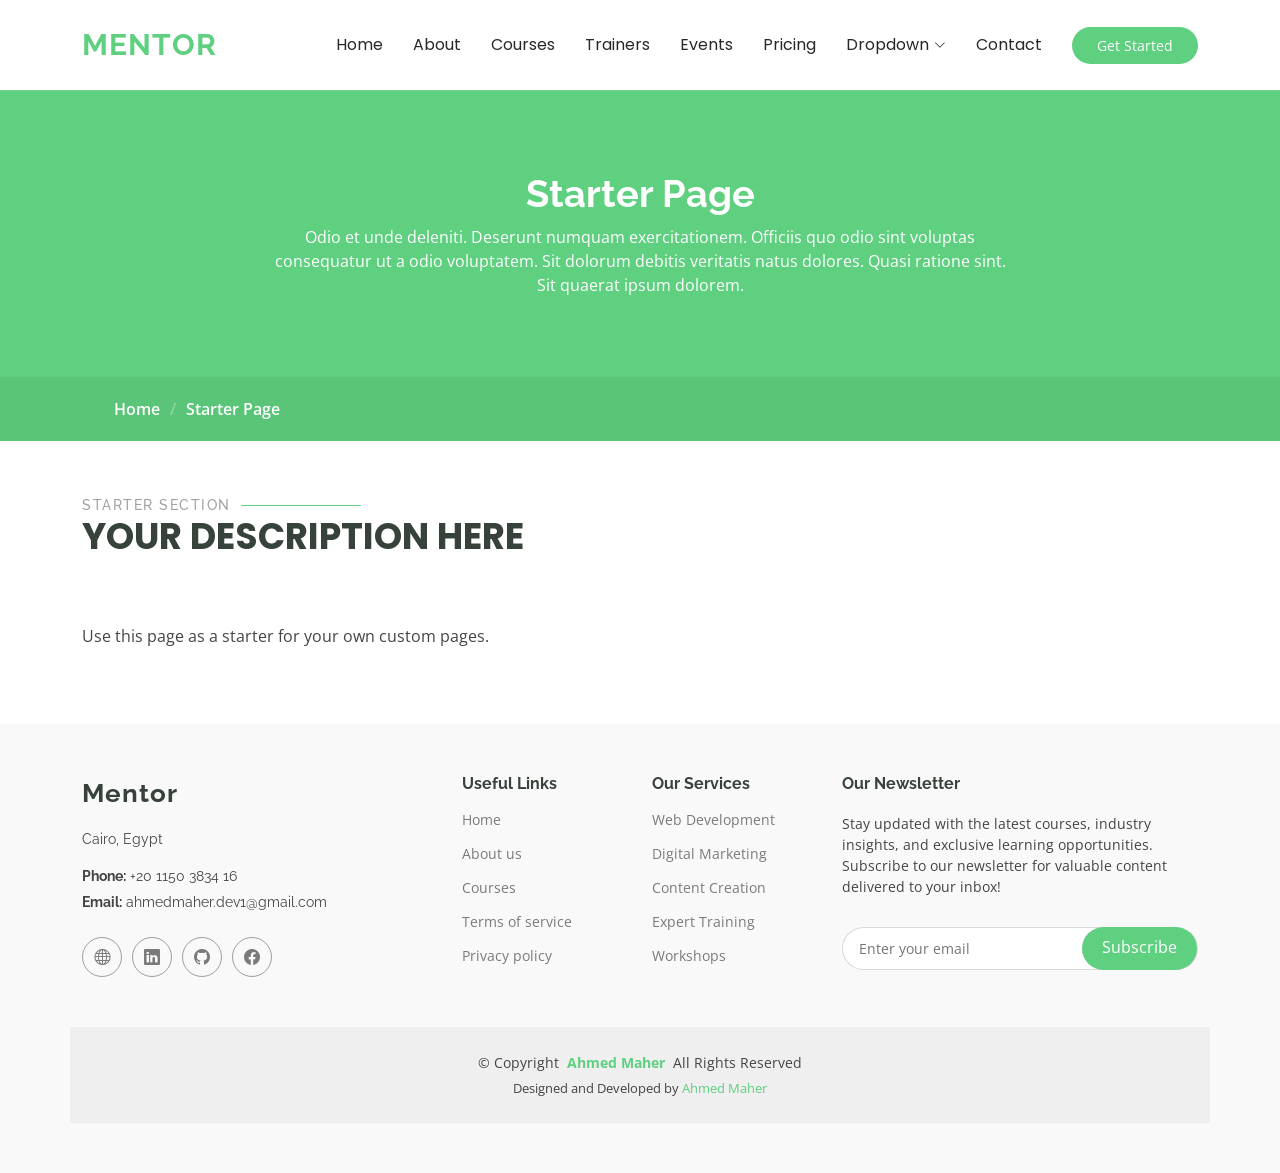
<file: starter-page.html>
<!DOCTYPE html>
<html lang="en">
    <head>
        <meta charset="utf-8" />
        <!-- Primary Meta Tags -->
        <title>Starter Page - Mentor</title>
        <meta name="title" content="Mentor - Learn Web Development, Marketing & More | Online Courses">
        <meta name="description" content="Mentor is a modern online education platform offering expert-led courses in web development, digital marketing, and content creation. Learn at your pace and become job-ready.">
        <meta name="keywords" content="Mentor, Online Learning, Web Development Course, Digital Marketing, Content Creation, HTML, CSS, JavaScript, React, Node, MongoDB, Career Support, E-learning, Online Education Platform">
        <meta name="author" content="Ahmed Maher Algohary">
        <meta name="viewport" content="width=device-width, initial-scale=1.0">
        <!-- Favicons -->
        <link href="assets/img/logo.webp" rel="icon" />
        <link href="assets/img/logo.webp" rel="apple-touch-icon" />
        <!-- Open Graph / Facebook -->
        <meta property="og:type" content="website">
        <meta property="og:url" content="https://ahmed-maher77.github.io/Mentor___online-education-platform/">
        <meta property="og:title" content="Mentor - Learn Web Development, Marketing & More">
        <meta property="og:description" content="Join Mentor to master job-ready skills in web development, digital marketing, and content creation through expert-led courses and real-world projects.">
        <meta property="og:image" content="assets/img/logo.webp">
        <!-- Twitter -->
        <meta name="twitter:card" content="summary_large_image">
        <meta name="twitter:url" content="https://ahmed-maher77.github.io/Mentor___online-education-platform/">
        <meta name="twitter:title" content="Mentor - Learn Web Development, Marketing & More">
        <meta name="twitter:description" content="Mentor offers flexible, expert-led online education in modern tech and marketing skills.">
        <meta name="twitter:image" content="assets/img/logo.webp">

        <!-- Favicons -->
        <link href="assets/img/favicon.png" rel="icon" />
        <link href="assets/img/apple-touch-icon.png" rel="apple-touch-icon" />

        <!-- Fonts -->
        <link href="https://fonts.googleapis.com" rel="preconnect" />
        <link href="https://fonts.gstatic.com" rel="preconnect" crossorigin />
        <link
            href="https://fonts.googleapis.com/css2?family=Open+Sans:ital,wght@0,300;0,400;0,500;0,600;0,700;0,800;1,300;1,400;1,500;1,600;1,700;1,800&family=Poppins:ital,wght@0,100;0,200;0,300;0,400;0,500;0,600;0,700;0,800;0,900;1,100;1,200;1,300;1,400;1,500;1,600;1,700;1,800;1,900&family=Raleway:ital,wght@0,100;0,200;0,300;0,400;0,500;0,600;0,700;0,800;0,900;1,100;1,200;1,300;1,400;1,500;1,600;1,700;1,800;1,900&display=swap"
            rel="stylesheet"
        />

        <!-- Vendor CSS Files -->
        <link
            href="assets/vendor/bootstrap/css/bootstrap.min.css"
            rel="stylesheet"
        />
        <link
            href="assets/vendor/bootstrap-icons/bootstrap-icons.css"
            rel="stylesheet"
        />
        <link href="assets/vendor/aos/aos.css" rel="stylesheet" />
        <link
            href="assets/vendor/glightbox/css/glightbox.min.css"
            rel="stylesheet"
        />
        <link
            href="assets/vendor/swiper/swiper-bundle.min.css"
            rel="stylesheet"
        />

        <!-- Main CSS File -->
        <link href="assets/css/main.css" rel="stylesheet" />
    </head>

    <body class="starter-page-page">
        <header id="header" class="header d-flex align-items-center sticky-top">
            <div
                class="container-fluid container-xl position-relative d-flex align-items-center"
            >
                <a
                    href="index.html"
                    class="logo d-flex align-items-center me-auto"
                >
                    <h1 class="sitename">Mentor</h1>
                </a>

                <nav id="navmenu" class="navmenu">
                    <ul>
                        <li>
                            <a href="index.html">Home<br /></a>
                        </li>
                        <li><a href="about.html">About</a></li>
                        <li><a href="courses.html">Courses</a></li>
                        <li><a href="trainers.html">Trainers</a></li>
                        <li><a href="events.html">Events</a></li>
                        <li><a href="pricing.html">Pricing</a></li>
                        <li class="dropdown">
                            <a href="#"
                                ><span>Dropdown</span>
                                <i
                                    class="bi bi-chevron-down toggle-dropdown"
                                ></i
                            ></a>
                            <ul>
                                <li><a href="#">Dropdown 1</a></li>
                                <li class="dropdown">
                                    <a href="#"
                                        ><span>Deep Dropdown</span>
                                        <i
                                            class="bi bi-chevron-down toggle-dropdown"
                                        ></i
                                    ></a>
                                    <ul>
                                        <li><a href="#">Deep Dropdown 1</a></li>
                                        <li><a href="#">Deep Dropdown 2</a></li>
                                        <li><a href="#">Deep Dropdown 3</a></li>
                                        <li><a href="#">Deep Dropdown 4</a></li>
                                        <li><a href="#">Deep Dropdown 5</a></li>
                                    </ul>
                                </li>
                                <li><a href="#">Dropdown 2</a></li>
                                <li><a href="#">Dropdown 3</a></li>
                                <li><a href="#">Dropdown 4</a></li>
                            </ul>
                        </li>
                        <li><a href="contact.html">Contact</a></li>
                    </ul>
                    <i class="mobile-nav-toggle d-xl-none bi bi-list"></i>
                </nav>

                <a class="btn-getstarted" href="courses.html">Get Started</a>
            </div>
        </header>

        <main class="main">
            <!-- Page Title -->
            <div class="page-title" data-aos="fade">
                <div class="heading">
                    <div class="container">
                        <div
                            class="row d-flex justify-content-center text-center"
                        >
                            <div class="col-lg-8">
                                <h1>Starter Page</h1>
                                <p class="mb-0">
                                    Odio et unde deleniti. Deserunt numquam
                                    exercitationem. Officiis quo odio sint
                                    voluptas consequatur ut a odio voluptatem.
                                    Sit dolorum debitis veritatis natus dolores.
                                    Quasi ratione sint. Sit quaerat ipsum
                                    dolorem.
                                </p>
                            </div>
                        </div>
                    </div>
                </div>
                <nav class="breadcrumbs">
                    <div class="container">
                        <ol>
                            <li><a href="index.html">Home</a></li>
                            <li class="current">Starter Page</li>
                        </ol>
                    </div>
                </nav>
            </div>
            <!-- End Page Title -->

            <!-- Starter Section Section -->
            <section id="starter-section" class="starter-section section">
                <!-- Section Title -->
                <div class="container section-title" data-aos="fade-up">
                    <h2>Starter Section</h2>
                    <p>Your Description Here<br /></p>
                </div>
                <!-- End Section Title -->

                <div class="container" data-aos="fade-up">
                    <p>Use this page as a starter for your own custom pages.</p>
                </div>
            </section>
            <!-- /Starter Section Section -->
        </main>

        <footer id="footer" class="footer position-relative light-background">
            <div class="container footer-top">
                <div class="row gy-4">
                    <div class="col-lg-4 col-md-6 footer-about">
                        <a
                            href="index.html"
                            class="logo d-flex align-items-center"
                        >
                            <span class="sitename">Mentor</span>
                        </a>
                        <div class="footer-contact pt-3">
                            <p>Cairo, Egypt</p>
                            <p class="mt-3">
                                <strong>Phone:</strong>
                                <span>+20 1150 3834 16</span>
                            </p>
                            <p>
                                <strong>Email:</strong>
                                <span>ahmedmaher.dev1@gmail.com</span>
                            </p>
                        </div>
                        <div class="social-links d-flex mt-4">
                            <a
                                href="https://ahmedmaher-portfolio.vercel.app/"
                                target="_blank"
                                ><i class="bi bi-globe"></i
                            ></a>
                            <a
                                href="https://www.linkedin.com/in/ahmed-maher-algohary"
                                target="_blank"
                                ><i class="bi bi-linkedin"></i
                            ></a>
                            <a
                                href="https://github.com/Ahmed-Maher77"
                                target="_blank"
                                ><i class="bi bi-github"></i
                            ></a>
                            <a
                                href="https://web.facebook.com/profile.php?id=100012154268952"
                                target="_blank"
                                ><i class="bi bi-facebook"></i
                            ></a>
                        </div>
                    </div>

                    <div class="col-lg-2 col-md-3 footer-links">
                        <h4>Useful Links</h4>
                        <ul>
                            <li><a href="index.html">Home</a></li>
                            <li><a href="about.html">About us</a></li>
                            <li><a href="courses.html">Courses</a></li>
                            <li><a href="#">Terms of service</a></li>
                            <li><a href="#">Privacy policy</a></li>
                        </ul>
                    </div>

                    <div class="col-lg-2 col-md-3 footer-links">
                        <h4>Our Services</h4>
                        <ul>
                            <li><a href="courses.html">Web Development</a></li>
                            <li>
                                <a href="courses.html">Digital Marketing</a>
                            </li>
                            <li><a href="courses.html">Content Creation</a></li>
                            <li><a href="trainers.html">Expert Training</a></li>
                            <li><a href="events.html">Workshops</a></li>
                        </ul>
                    </div>

                    <div class="col-lg-4 col-md-12 footer-newsletter">
                        <h4>Our Newsletter</h4>
                        <p>
                            Stay updated with the latest courses, industry
                            insights, and exclusive learning opportunities.
                            Subscribe to our newsletter for valuable content
                            delivered to your inbox!
                        </p>
                        <form
                            id="newsletterForm"
                            action="forms/newsletter.php"
                            method="post"
                            class="php-email-form"
                        >
                            <div class="newsletter-form">
                                <input
                                    type="email"
                                    id="newsletterEmail"
                                    name="email"
                                    placeholder="Enter your email"
                                    required
                                />
                                <input type="submit" value="Subscribe" />
                            </div>
                            <div class="loading">Loading</div>
                            <div
                                class="error-message"
                                id="emailError"
                                style="display: none"
                            ></div>
                            <div class="sent-message">
                                Your subscription request has been sent. Thank
                                you!
                            </div>
                        </form>
                    </div>
                </div>
            </div>

            <div class="container copyright text-center mt-4">
                <p>
                    © <span>Copyright</span>
                    <strong class="px-1 sitename"
                        ><a
                            href="https://ahmedmaher-portfolio.vercel.app/"
                            target="_blank"
                            >Ahmed Maher</a
                        ></strong
                    >
                    <span>All Rights Reserved</span>
                </p>
                <div class="credits">
                    Designed and Developed by
                    <a href="https://ahmedmaher-portfolio.vercel.app/"
                        >Ahmed Maher</a
                    >
                </div>
            </div>
        </footer>

        <!-- Scroll Top -->
        <a
            href="#"
            id="scroll-top"
            class="scroll-top d-flex align-items-center justify-content-center"
            ><i class="bi bi-arrow-up-short"></i
        ></a>

        <!-- Preloader -->
        <div id="preloader"></div>

        <!-- Vendor JS Files -->
        <script src="assets/vendor/bootstrap/js/bootstrap.bundle.min.js"></script>
        <script src="assets/vendor/php-email-form/validate.js"></script>
        <script src="assets/vendor/aos/aos.js"></script>
        <script src="assets/vendor/glightbox/js/glightbox.min.js"></script>
        <script src="assets/vendor/purecounter/purecounter_vanilla.js"></script>
        <script src="assets/vendor/swiper/swiper-bundle.min.js"></script>

        <!-- Main JS File -->
        <script src="assets/js/main.js"></script>
    </body>
</html>
</file>
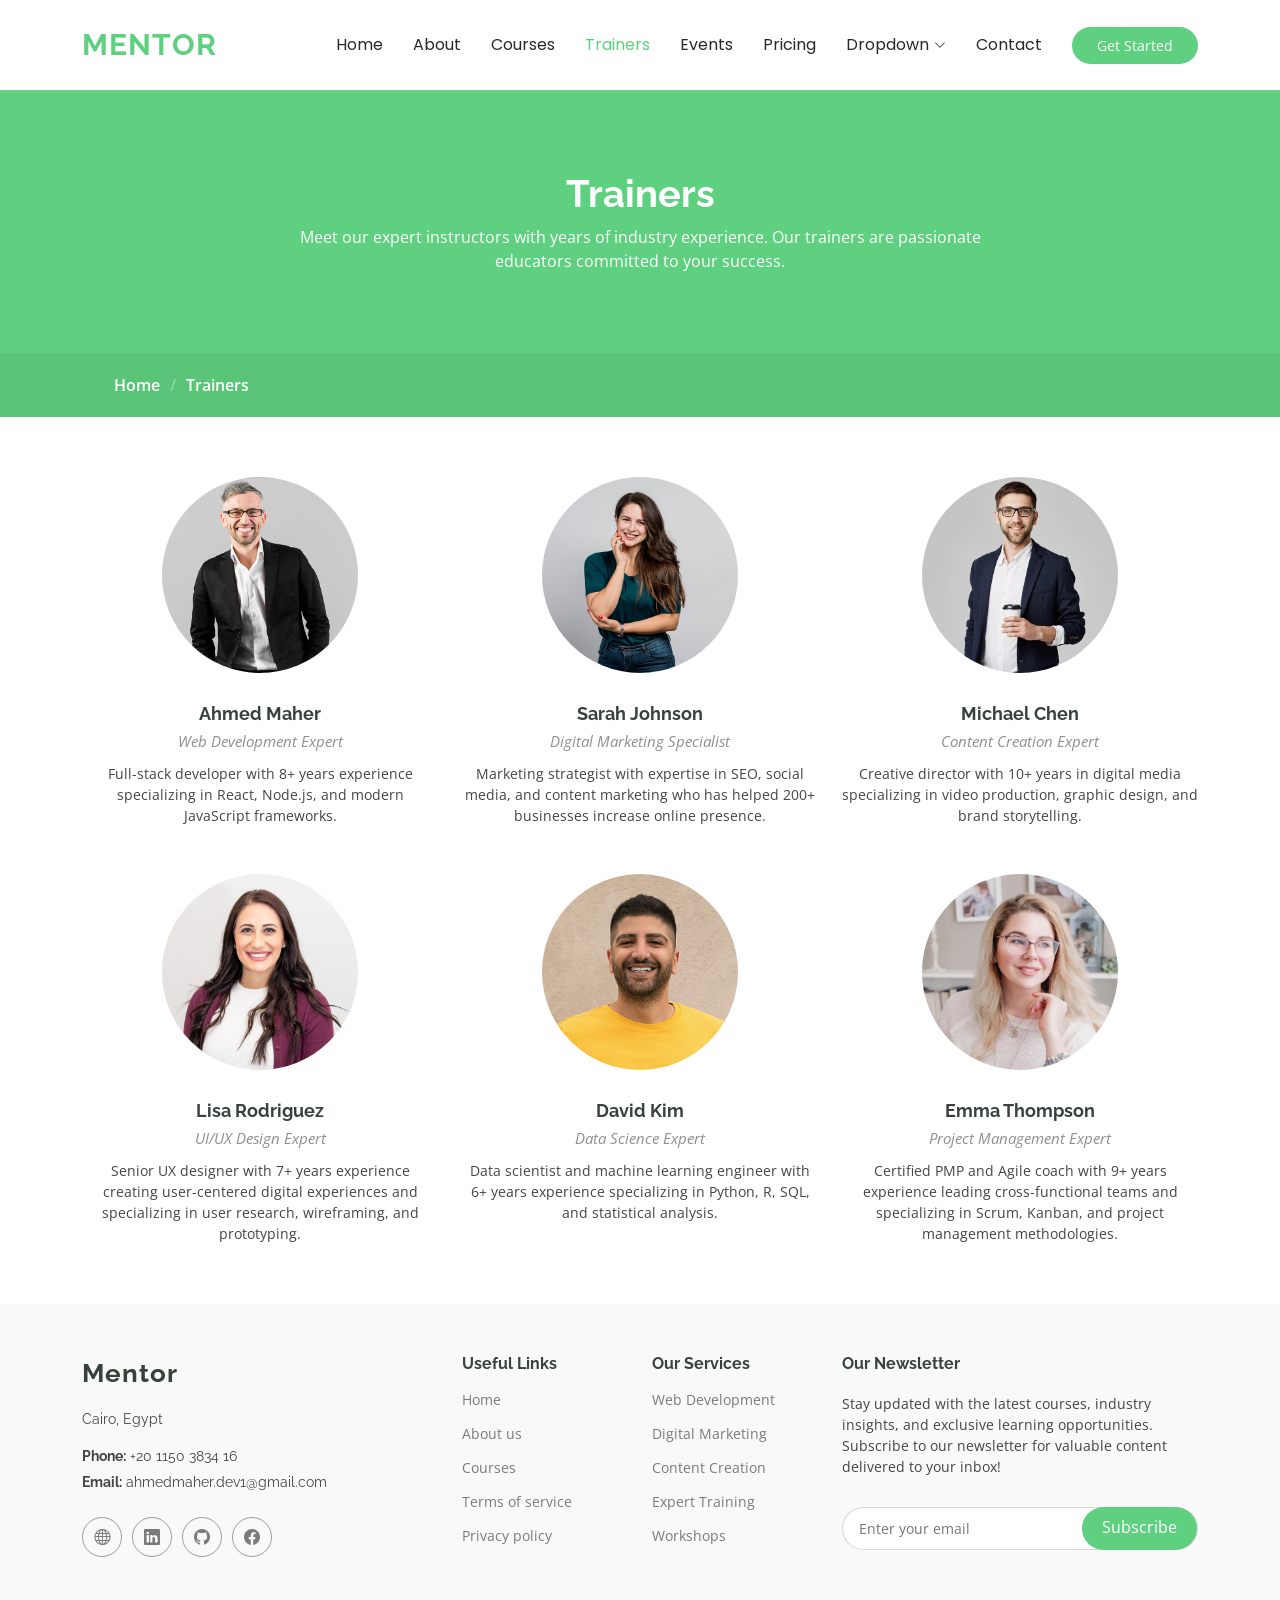
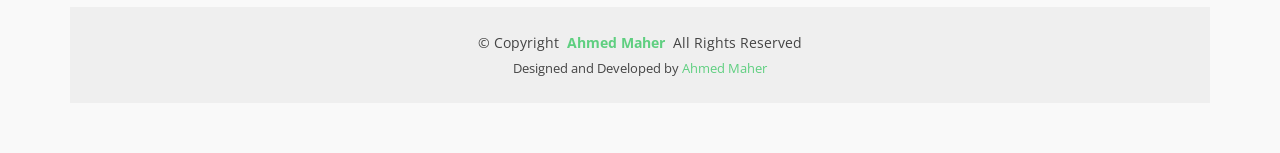
<file: trainers.html>
<!DOCTYPE html>
<html lang="en">
    <head>
        <meta charset="utf-8" />
        <!-- Primary Meta Tags -->
        <title>Trainers - Mentor</title>
        <meta name="title" content="Mentor - Learn Web Development, Marketing & More | Online Courses">
        <meta name="description" content="Mentor is a modern online education platform offering expert-led courses in web development, digital marketing, and content creation. Learn at your pace and become job-ready.">
        <meta name="keywords" content="Mentor, Online Learning, Web Development Course, Digital Marketing, Content Creation, HTML, CSS, JavaScript, React, Node, MongoDB, Career Support, E-learning, Online Education Platform">
        <meta name="author" content="Ahmed Maher Algohary">
        <meta name="viewport" content="width=device-width, initial-scale=1.0">
        <!-- Favicons -->
        <link href="assets/img/logo.webp" rel="icon" />
        <link href="assets/img/logo.webp" rel="apple-touch-icon" />
        <!-- Open Graph / Facebook -->
        <meta property="og:type" content="website">
        <meta property="og:url" content="https://ahmed-maher77.github.io/Mentor___online-education-platform/">
        <meta property="og:title" content="Mentor - Learn Web Development, Marketing & More">
        <meta property="og:description" content="Join Mentor to master job-ready skills in web development, digital marketing, and content creation through expert-led courses and real-world projects.">
        <meta property="og:image" content="assets/img/logo.webp">
        <!-- Twitter -->
        <meta name="twitter:card" content="summary_large_image">
        <meta name="twitter:url" content="https://ahmed-maher77.github.io/Mentor___online-education-platform/">
        <meta name="twitter:title" content="Mentor - Learn Web Development, Marketing & More">
        <meta name="twitter:description" content="Mentor offers flexible, expert-led online education in modern tech and marketing skills.">
        <meta name="twitter:image" content="assets/img/logo.webp">

        <!-- Fonts -->
        <link href="https://fonts.googleapis.com" rel="preconnect" />
        <link href="https://fonts.gstatic.com" rel="preconnect" crossorigin />
        <link
            href="https://fonts.googleapis.com/css2?family=Open+Sans:ital,wght@0,300;0,400;0,500;0,600;0,700;0,800;1,300;1,400;1,500;1,600;1,700;1,800&family=Poppins:ital,wght@0,100;0,200;0,300;0,400;0,500;0,600;0,700;0,800;0,900;1,100;1,200;1,300;1,400;1,500;1,600;1,700;1,800;1,900&family=Raleway:ital,wght@0,100;0,200;0,300;0,400;0,500;0,600;0,700;0,800;0,900;1,100;1,200;1,300;1,400;1,500;1,600;1,700;1,800;1,900&display=swap"
            rel="stylesheet"
        />

        <!-- Vendor CSS Files -->
        <link
            href="assets/vendor/bootstrap/css/bootstrap.min.css"
            rel="stylesheet"
        />
        <link
            href="assets/vendor/bootstrap-icons/bootstrap-icons.css"
            rel="stylesheet"
        />
        <link href="assets/vendor/aos/aos.css" rel="stylesheet" />
        <link
            href="assets/vendor/glightbox/css/glightbox.min.css"
            rel="stylesheet"
        />
        <link
            href="assets/vendor/swiper/swiper-bundle.min.css"
            rel="stylesheet"
        />

        <!-- Main CSS File -->
        <link href="assets/css/main.css" rel="stylesheet" />
    </head>

    <body class="trainers-page">
        <header id="header" class="header d-flex align-items-center sticky-top">
            <div
                class="container-fluid container-xl position-relative d-flex align-items-center"
            >
                <a
                    href="index.html"
                    class="logo d-flex align-items-center me-auto"
                >
                    <h1 class="sitename">Mentor</h1>
                </a>

                <nav id="navmenu" class="navmenu">
                    <ul>
                        <li>
                            <a href="index.html">Home<br /></a>
                        </li>
                        <li><a href="about.html">About</a></li>
                        <li><a href="courses.html">Courses</a></li>
                        <li>
                            <a href="trainers.html" class="active">Trainers</a>
                        </li>
                        <li><a href="events.html">Events</a></li>
                        <li><a href="pricing.html">Pricing</a></li>
                        <li class="dropdown">
                            <a href="#"
                                ><span>Dropdown</span>
                                <i
                                    class="bi bi-chevron-down toggle-dropdown"
                                ></i
                            ></a>
                            <ul>
                                <li><a href="#">Dropdown 1</a></li>
                                <li class="dropdown">
                                    <a href="#"
                                        ><span>Deep Dropdown</span>
                                        <i
                                            class="bi bi-chevron-down toggle-dropdown"
                                        ></i
                                    ></a>
                                    <ul>
                                        <li><a href="#">Deep Dropdown 1</a></li>
                                        <li><a href="#">Deep Dropdown 2</a></li>
                                        <li><a href="#">Deep Dropdown 3</a></li>
                                        <li><a href="#">Deep Dropdown 4</a></li>
                                        <li><a href="#">Deep Dropdown 5</a></li>
                                    </ul>
                                </li>
                                <li><a href="#">Dropdown 2</a></li>
                                <li><a href="#">Dropdown 3</a></li>
                                <li><a href="#">Dropdown 4</a></li>
                            </ul>
                        </li>
                        <li><a href="contact.html">Contact</a></li>
                    </ul>
                    <i class="mobile-nav-toggle d-xl-none bi bi-list"></i>
                </nav>

                <a class="btn-getstarted" href="courses.html">Get Started</a>
            </div>
        </header>

        <main class="main">
            <!-- Page Title -->
            <div class="page-title" data-aos="fade">
                <div class="heading">
                    <div class="container">
                        <div
                            class="row d-flex justify-content-center text-center"
                        >
                            <div class="col-lg-8">
                                <h1>Trainers</h1>
                                <p class="mb-0">
                                    Meet our expert instructors with years of industry experience. Our trainers are passionate educators committed to your success.
                                </p>
                            </div>
                        </div>
                    </div>
                </div>
                <nav class="breadcrumbs">
                    <div class="container">
                        <ol>
                            <li><a href="index.html">Home</a></li>
                            <li class="current">Trainers</li>
                        </ol>
                    </div>
                </nav>
            </div>
            <!-- End Page Title -->

            <!-- Trainers Section -->
            <section id="trainers" class="section trainers">
                <div class="container">
                    <div class="row gy-5">
                        <div
                            class="col-lg-4 col-md-6 member"
                            data-aos="fade-up"
                            data-aos-delay="100"
                        >
                            <div class="member-img">
                                <img
                                    src="assets/img/trainers/trainer-1.jpg"
                                    class="img-fluid"
                                    alt="Ahmed Maher - Web Development Expert"
                                />
                                <div class="social">
                                    <a href="https://ahmedmaher-portfolio.vercel.app/" target="_blank"
                                        ><i class="bi bi-globe"></i
                                    ></a>
                                    <a href="https://www.linkedin.com/in/ahmed-maher-algohary" target="_blank"
                                        ><i class="bi bi-linkedin"></i
                                    ></a>
                                    <a href="https://github.com/Ahmed-Maher77" target="_blank"
                                        ><i class="bi bi-github"></i
                                    ></a>
                                    <a href="https://web.facebook.com/profile.php?id=100012154268952" target="_blank"
                                        ><i class="bi bi-facebook"></i
                                    ></a>
                                </div>
                            </div>
                            <div class="member-info text-center">
                                <h4>Ahmed Maher</h4>
                                <span>Web Development Expert</span>
                                <p>
                                    Full-stack developer with 8+ years experience specializing in React, Node.js, and modern JavaScript frameworks.
                                </p>
                            </div>
                        </div>
                        <!-- End Team Member -->

                        <div
                            class="col-lg-4 col-md-6 member"
                            data-aos="fade-up"
                            data-aos-delay="200"
                        >
                            <div class="member-img">
                                <img
                                    src="assets/img/trainers/trainer-2.jpg"
                                    class="img-fluid"
                                    alt="Sarah Johnson - Digital Marketing Specialist"
                                />
                                <div class="social">
                                    <a href="https://ahmedmaher-portfolio.vercel.app/" target="_blank"
                                        ><i class="bi bi-globe"></i
                                    ></a>
                                    <a href="https://www.linkedin.com/in/ahmed-maher-algohary" target="_blank"
                                        ><i class="bi bi-linkedin"></i
                                    ></a>
                                    <a href="https://github.com/Ahmed-Maher77" target="_blank"
                                        ><i class="bi bi-github"></i
                                    ></a>
                                    <a href="https://web.facebook.com/profile.php?id=100012154268952" target="_blank"
                                        ><i class="bi bi-facebook"></i
                                    ></a>
                                </div>
                            </div>
                            <div class="member-info text-center">
                                <h4>Sarah Johnson</h4>
                                <span>Digital Marketing Specialist</span>
                                <p>
                                    Marketing strategist with expertise in SEO, social media, and content marketing who has helped 200+ businesses increase online presence.
                                </p>
                            </div>
                        </div>
                        <!-- End Team Member -->

                        <div
                            class="col-lg-4 col-md-6 member"
                            data-aos="fade-up"
                            data-aos-delay="300"
                        >
                            <div class="member-img">
                                <img
                                    src="assets/img/trainers/trainer-3.jpg"
                                    class="img-fluid"
                                    alt="Michael Chen - Content Creation Expert"
                                />
                                <div class="social">
                                    <a href="https://ahmedmaher-portfolio.vercel.app/" target="_blank"
                                        ><i class="bi bi-globe"></i
                                    ></a>
                                    <a href="https://www.linkedin.com/in/ahmed-maher-algohary" target="_blank"
                                        ><i class="bi bi-linkedin"></i
                                    ></a>
                                    <a href="https://github.com/Ahmed-Maher77" target="_blank"
                                        ><i class="bi bi-github"></i
                                    ></a>
                                    <a href="https://web.facebook.com/profile.php?id=100012154268952" target="_blank"
                                        ><i class="bi bi-facebook"></i
                                    ></a>
                                </div>
                            </div>
                            <div class="member-info text-center">
                                <h4>Michael Chen</h4>
                                <span>Content Creation Expert</span>
                                <p>
                                    Creative director with 10+ years in digital media specializing in video production, graphic design, and brand storytelling.
                                </p>
                            </div>
                        </div>
                        <!-- End Team Member -->

                        <div
                            class="col-lg-4 col-md-6 member"
                            data-aos="fade-up"
                            data-aos-delay="400"
                        >
                            <div class="member-img">
                                <img
                                    src="assets/img/team/team-4.jpg"
                                    class="img-fluid"
                                    alt="Lisa Rodriguez - UI/UX Design Expert"
                                />
                                <div class="social">
                                    <a href="https://ahmedmaher-portfolio.vercel.app/" target="_blank"
                                        ><i class="bi bi-globe"></i
                                    ></a>
                                    <a href="https://www.linkedin.com/in/ahmed-maher-algohary" target="_blank"
                                        ><i class="bi bi-linkedin"></i
                                    ></a>
                                    <a href="https://github.com/Ahmed-Maher77" target="_blank"
                                        ><i class="bi bi-github"></i
                                    ></a>
                                    <a href="https://web.facebook.com/profile.php?id=100012154268952" target="_blank"
                                        ><i class="bi bi-facebook"></i
                                    ></a>
                                </div>
                            </div>
                            <div class="member-info text-center">
                                <h4>Lisa Rodriguez</h4>
                                <span>UI/UX Design Expert</span>
                                <p>
                                    Senior UX designer with 7+ years experience creating user-centered digital experiences and specializing in user research, wireframing, and prototyping.
                                </p>
                            </div>
                        </div>
                        <!-- End Team Member -->

                        <div
                            class="col-lg-4 col-md-6 member"
                            data-aos="fade-up"
                            data-aos-delay="500"
                        >
                            <div class="member-img">
                                <img
                                    src="assets/img/team/team-5.jpg"
                                    class="img-fluid"
                                    alt="David Kim - Data Science Expert"
                                />
                                <div class="social">
                                    <a href="https://ahmedmaher-portfolio.vercel.app/" target="_blank"
                                        ><i class="bi bi-globe"></i
                                    ></a>
                                    <a href="https://www.linkedin.com/in/ahmed-maher-algohary" target="_blank"
                                        ><i class="bi bi-linkedin"></i
                                    ></a>
                                    <a href="https://github.com/Ahmed-Maher77" target="_blank"
                                        ><i class="bi bi-github"></i
                                    ></a>
                                    <a href="https://web.facebook.com/profile.php?id=100012154268952" target="_blank"
                                        ><i class="bi bi-facebook"></i
                                    ></a>
                                </div>
                            </div>
                            <div class="member-info text-center">
                                <h4>David Kim</h4>
                                <span>Data Science Expert</span>
                                <p>
                                    Data scientist and machine learning engineer with 6+ years experience specializing in Python, R, SQL, and statistical analysis.
                                </p>
                            </div>
                        </div>
                        <!-- End Team Member -->

                        <div
                            class="col-lg-4 col-md-6 member"
                            data-aos="fade-up"
                            data-aos-delay="600"
                        >
                            <div class="member-img">
                                <img
                                    src="assets/img/team/team-6.jpg"
                                    class="img-fluid"
                                    alt="Emma Thompson - Project Management Expert"
                                />
                                <div class="social">
                                    <a href="https://ahmedmaher-portfolio.vercel.app/" target="_blank"
                                        ><i class="bi bi-globe"></i
                                    ></a>
                                    <a href="https://www.linkedin.com/in/ahmed-maher-algohary" target="_blank"
                                        ><i class="bi bi-linkedin"></i
                                    ></a>
                                    <a href="https://github.com/Ahmed-Maher77" target="_blank"
                                        ><i class="bi bi-github"></i
                                    ></a>
                                    <a href="https://web.facebook.com/profile.php?id=100012154268952" target="_blank"
                                        ><i class="bi bi-facebook"></i
                                    ></a>
                                </div>
                            </div>
                            <div class="member-info text-center">
                                <h4>Emma Thompson</h4>
                                <span>Project Management Expert</span>
                                <p>
                                    Certified PMP and Agile coach with 9+ years experience leading cross-functional teams and specializing in Scrum, Kanban, and project management methodologies.
                                </p>
                            </div>
                        </div>
                        <!-- End Team Member -->
                    </div>
                </div>
            </section>
            <!-- /Trainers Section -->
        </main>

        <footer id="footer" class="footer position-relative light-background">
            <div class="container footer-top">
                <div class="row gy-4">
                    <div class="col-lg-4 col-md-6 footer-about">
                        <a
                            href="index.html"
                            class="logo d-flex align-items-center"
                        >
                            <span class="sitename">Mentor</span>
                        </a>
                        <div class="footer-contact pt-3">
                            <p>Cairo, Egypt</p>
                            <p class="mt-3">
                                <strong>Phone:</strong>
                                <span>+20 1150 3834 16</span>
                            </p>
                            <p>
                                <strong>Email:</strong>
                                <span>ahmedmaher.dev1@gmail.com</span>
                            </p>
                        </div>
                        <div class="social-links d-flex mt-4">
                            <a
                                href="https://ahmedmaher-portfolio.vercel.app/"
                                target="_blank"
                                ><i class="bi bi-globe"></i
                            ></a>
                            <a
                                href="https://www.linkedin.com/in/ahmed-maher-algohary"
                                target="_blank"
                                ><i class="bi bi-linkedin"></i
                            ></a>
                            <a
                                href="https://github.com/Ahmed-Maher77"
                                target="_blank"
                                ><i class="bi bi-github"></i
                            ></a>
                            <a
                                href="https://web.facebook.com/profile.php?id=100012154268952"
                                target="_blank"
                                ><i class="bi bi-facebook"></i
                            ></a>
                        </div>
                    </div>

                    <div class="col-lg-2 col-md-3 footer-links">
                        <h4>Useful Links</h4>
                        <ul>
                            <li><a href="index.html">Home</a></li>
                            <li><a href="about.html">About us</a></li>
                            <li><a href="courses.html">Courses</a></li>
                            <li><a href="#">Terms of service</a></li>
                            <li><a href="#">Privacy policy</a></li>
                        </ul>
                    </div>

                    <div class="col-lg-2 col-md-3 footer-links">
                        <h4>Our Services</h4>
                        <ul>
                            <li><a href="courses.html">Web Development</a></li>
                            <li>
                                <a href="courses.html">Digital Marketing</a>
                            </li>
                            <li><a href="courses.html">Content Creation</a></li>
                            <li><a href="trainers.html">Expert Training</a></li>
                            <li><a href="events.html">Workshops</a></li>
                        </ul>
                    </div>

                    <div class="col-lg-4 col-md-12 footer-newsletter">
                        <h4>Our Newsletter</h4>
                        <p>
                            Stay updated with the latest courses, industry
                            insights, and exclusive learning opportunities.
                            Subscribe to our newsletter for valuable content
                            delivered to your inbox!
                        </p>
                        <form
                            id="newsletterForm"
                            action="forms/newsletter.php"
                            method="post"
                            class="php-email-form"
                        >
                            <div class="newsletter-form">
                                <input
                                    type="email"
                                    id="newsletterEmail"
                                    name="email"
                                    placeholder="Enter your email"
                                    required
                                />
                                <input type="submit" value="Subscribe" />
                            </div>
                            <div class="loading">Loading</div>
                            <div
                                class="error-message"
                                id="emailError"
                                style="display: none"
                            ></div>
                            <div class="sent-message">
                                Your subscription request has been sent. Thank
                                you!
                            </div>
                        </form>
                    </div>
                </div>
            </div>

            <div class="container copyright text-center mt-4">
                <p>
                    © <span>Copyright</span>
                    <strong class="px-1 sitename"
                        ><a
                            href="https://ahmedmaher-portfolio.vercel.app/"
                            target="_blank"
                            >Ahmed Maher</a
                        ></strong
                    >
                    <span>All Rights Reserved</span>
                </p>
                <div class="credits">
                    Designed and Developed by
                    <a href="https://ahmedmaher-portfolio.vercel.app/"
                        >Ahmed Maher</a
                    >
                </div>
            </div>
        </footer>

        <!-- Scroll Top -->
        <a
            href="#"
            id="scroll-top"
            class="scroll-top d-flex align-items-center justify-content-center"
            ><i class="bi bi-arrow-up-short"></i
        ></a>

        <!-- Preloader -->
        <div id="preloader"></div>

        <!-- Vendor JS Files -->
        <script src="assets/vendor/bootstrap/js/bootstrap.bundle.min.js"></script>
        <script src="assets/vendor/php-email-form/validate.js"></script>
        <script src="assets/vendor/aos/aos.js"></script>
        <script src="assets/vendor/glightbox/js/glightbox.min.js"></script>
        <script src="assets/vendor/purecounter/purecounter_vanilla.js"></script>
        <script src="assets/vendor/swiper/swiper-bundle.min.js"></script>

        <!-- Main JS File -->
        <script src="assets/js/main.js"></script>
    </body>
</html>
</file>
<file: assets/css/main.css>
/*--------------------------------------------------------------
# Font & Color Variables
--------------------------------------------------------------*/
/* Fonts */
:root {
  --default-font: "Open Sans",  system-ui, -apple-system, "Segoe UI", Roboto, "Helvetica Neue", Arial, "Noto Sans", "Liberation Sans", sans-serif, "Apple Color Emoji", "Segoe UI Emoji", "Segoe UI Symbol", "Noto Color Emoji";
  --heading-font: "Raleway",  sans-serif;
  --nav-font: "Poppins",  sans-serif;
}

/* Global Colors */
:root { 
  --background-color: #ffffff;
  --default-color: #444444;
  --heading-color: #37423b;
  --accent-color: #5fcf80;
  --surface-color: #ffffff;
  --contrast-color: #ffffff;
}

/* Nav Menu Colors */
:root {
  --nav-color: #272828;  
  --nav-hover-color: #5fcf80;
  --nav-mobile-background-color: #ffffff;
  --nav-dropdown-background-color: #ffffff;
  --nav-dropdown-color: #272828; 
  --nav-dropdown-hover-color: #5fcf80; 
}

/* Color Presets */

.light-background {
  --background-color: #f9f9f9;
  --surface-color: #ffffff;
}

.dark-background {
  --background-color: #060606;
  --default-color: #ffffff;
  --heading-color: #ffffff;
  --surface-color: #252525;
  --contrast-color: #ffffff;
}

/* Smooth scroll */
:root {
  scroll-behavior: smooth;
}

/*--------------------------------------------------------------
# General Styling & Shared Classes
--------------------------------------------------------------*/
body {
  color: var(--default-color);
  background-color: var(--background-color);
  font-family: var(--default-font);
}

a {
  color: var(--accent-color);
  text-decoration: none;
  transition: 0.3s;
}

a:hover {
  color: color-mix(in srgb, var(--accent-color), transparent 25%);
  text-decoration: none;
}

h1,
h2,
h3,
h4,
h5,
h6 {
  color: var(--heading-color);
  font-family: var(--heading-font);
}

/* PHP Email Form Messages
------------------------------*/
.php-email-form .error-message {
  display: none;
  background: #df1529;
  color: #ffffff;
  text-align: left;
  padding: 15px;
  margin-bottom: 24px;
  font-weight: 600;
}

.php-email-form .sent-message {
  display: none;
  color: #ffffff;
  background: #059652;
  text-align: center;
  padding: 15px;
  margin-bottom: 24px;
  font-weight: 600;
}

.php-email-form .loading {
  display: none;
  background: var(--surface-color);
  text-align: center;
  padding: 15px;
  margin-bottom: 24px;
}

.php-email-form .loading:before {
  content: "";
  display: inline-block;
  border-radius: 50%;
  width: 24px;
  height: 24px;
  margin: 0 10px -6px 0;
  border: 3px solid var(--accent-color);
  border-top-color: var(--surface-color);
  animation: php-email-form-loading 1s linear infinite;
}

@keyframes php-email-form-loading {
  0% {
    transform: rotate(0deg);
  }

  100% {
    transform: rotate(360deg);
  }
}

/* Pulsating Play Button
------------------------------*/
.pulsating-play-btn {
  width: 94px;
  height: 94px;
  background: radial-gradient(var(--accent-color) 50%, color-mix(in srgb, var(--accent-color), transparent 75%) 52%);
  border-radius: 50%;
  display: block;
  position: relative;
  overflow: hidden;
}

.pulsating-play-btn:before {
  content: "";
  position: absolute;
  width: 120px;
  height: 120px;
  animation-delay: 0s;
  animation: pulsate-play-btn 2s;
  animation-direction: forwards;
  animation-iteration-count: infinite;
  animation-timing-function: steps;
  opacity: 1;
  border-radius: 50%;
  border: 5px solid color-mix(in srgb, var(--accent-color), transparent 30%);
  top: -15%;
  left: -15%;
  background: rgba(198, 16, 0, 0);
}

.pulsating-play-btn:after {
  content: "";
  position: absolute;
  left: 50%;
  top: 50%;
  transform: translateX(-40%) translateY(-50%);
  width: 0;
  height: 0;
  border-top: 10px solid transparent;
  border-bottom: 10px solid transparent;
  border-left: 15px solid #fff;
  z-index: 100;
  transition: all 400ms cubic-bezier(0.55, 0.055, 0.675, 0.19);
}

.pulsating-play-btn:hover:before {
  content: "";
  position: absolute;
  left: 50%;
  top: 50%;
  transform: translateX(-40%) translateY(-50%);
  width: 0;
  height: 0;
  border: none;
  border-top: 10px solid transparent;
  border-bottom: 10px solid transparent;
  border-left: 15px solid #fff;
  z-index: 200;
  animation: none;
  border-radius: 0;
}

.pulsating-play-btn:hover:after {
  border-left: 15px solid var(--accent-color);
  transform: scale(20);
}

@keyframes pulsate-play-btn {
  0% {
    transform: scale(0.6, 0.6);
    opacity: 1;
  }

  100% {
    transform: scale(1, 1);
    opacity: 0;
  }
}

/*--------------------------------------------------------------
# Global Header
--------------------------------------------------------------*/
.header {
  color: var(--default-color);
  background-color: var(--background-color);
  padding: 15px 0;
  transition: all 0.5s;
  z-index: 997;
}

.header .logo {
  line-height: 1;
}

.header .logo img {
  max-height: 36px;
  margin-right: 8px;
}

.header .logo h1 {
  font-weight: 700;
  font-size: 30px;
  margin: 0;
  letter-spacing: 1px;
  text-transform: uppercase;
  color: var(--accent-color);
}

.header .btn-getstarted,
.header .btn-getstarted:focus {
  color: var(--contrast-color);
  background: var(--accent-color);
  font-size: 14px;
  padding: 8px 25px;
  margin: 0 0 0 30px;
  border-radius: 50px;
  transition: 0.3s;
}

.header .btn-getstarted:hover,
.header .btn-getstarted:focus:hover {
  color: var(--contrast-color);
  background: color-mix(in srgb, var(--accent-color), transparent 15%);
}

@media (max-width: 1200px) {
  .header .logo {
    order: 1;
  }

  .header .btn-getstarted {
    order: 2;
    margin: 0 15px 0 0;
    padding: 6px 15px;
  }

  .header .navmenu {
    order: 3;
  }
}

.scrolled .header {
  box-shadow: 0px 0 18px rgba(0, 0, 0, 0.1);
}

/*--------------------------------------------------------------
# Navigation Menu
--------------------------------------------------------------*/
/* Navmenu - Desktop */
@media (min-width: 1200px) {
  .navmenu {
    padding: 0;
  }

  .navmenu ul {
    margin: 0;
    padding: 0;
    display: flex;
    list-style: none;
    align-items: center;
  }

  .navmenu li {
    position: relative;
  }

  .navmenu a,
  .navmenu a:focus {
    color: var(--nav-color);
    padding: 18px 15px;
    font-size: 16px;
    font-family: var(--nav-font);
    font-weight: 400;
    display: flex;
    align-items: center;
    justify-content: space-between;
    white-space: nowrap;
    transition: 0.3s;
  }

  .navmenu a i,
  .navmenu a:focus i {
    font-size: 12px;
    line-height: 0;
    margin-left: 5px;
    transition: 0.3s;
  }

  .navmenu li:last-child a {
    padding-right: 0;
  }

  .navmenu li:hover>a,
  .navmenu .active,
  .navmenu .active:focus {
    color: var(--nav-hover-color);
  }

  .navmenu .dropdown ul {
    margin: 0;
    padding: 10px 0;
    background: var(--nav-dropdown-background-color);
    display: block;
    position: absolute;
    visibility: hidden;
    left: 14px;
    top: 130%;
    opacity: 0;
    transition: 0.3s;
    border-radius: 4px;
    z-index: 99;
    box-shadow: 0px 0px 30px rgba(0, 0, 0, 0.1);
  }

  .navmenu .dropdown ul li {
    min-width: 200px;
  }

  .navmenu .dropdown ul a {
    padding: 10px 20px;
    font-size: 15px;
    text-transform: none;
    color: var(--nav-dropdown-color);
  }

  .navmenu .dropdown ul a i {
    font-size: 12px;
  }

  .navmenu .dropdown ul a:hover,
  .navmenu .dropdown ul .active:hover,
  .navmenu .dropdown ul li:hover>a {
    color: var(--nav-dropdown-hover-color);
  }

  .navmenu .dropdown:hover>ul {
    opacity: 1;
    top: 100%;
    visibility: visible;
  }

  .navmenu .dropdown .dropdown ul {
    top: 0;
    left: -90%;
    visibility: hidden;
  }

  .navmenu .dropdown .dropdown:hover>ul {
    opacity: 1;
    top: 0;
    left: -100%;
    visibility: visible;
  }
}

/* Navmenu - Mobile */
@media (max-width: 1199px) {
  .mobile-nav-toggle {
    color: var(--nav-color);
    font-size: 28px;
    line-height: 0;
    margin-right: 10px;
    cursor: pointer;
    transition: color 0.3s;
  }

  .navmenu {
    padding: 0;
    z-index: 9997;
  }

  .navmenu ul {
    display: none;
    list-style: none;
    position: absolute;
    inset: 60px 20px 20px 20px;
    padding: 10px 0;
    margin: 0;
    border-radius: 6px;
    background-color: var(--nav-mobile-background-color);
    border: 1px solid color-mix(in srgb, var(--default-color), transparent 90%);
    box-shadow: none;
    overflow-y: auto;
    transition: 0.3s;
    z-index: 9998;
  }

  .navmenu a,
  .navmenu a:focus {
    color: var(--nav-dropdown-color);
    padding: 10px 20px;
    font-family: var(--nav-font);
    font-size: 17px;
    font-weight: 500;
    display: flex;
    align-items: center;
    justify-content: space-between;
    white-space: nowrap;
    transition: 0.3s;
  }

  .navmenu a i,
  .navmenu a:focus i {
    font-size: 12px;
    line-height: 0;
    margin-left: 5px;
    width: 30px;
    height: 30px;
    display: flex;
    align-items: center;
    justify-content: center;
    border-radius: 50%;
    transition: 0.3s;
    background-color: color-mix(in srgb, var(--accent-color), transparent 90%);
  }

  .navmenu a i:hover,
  .navmenu a:focus i:hover {
    background-color: var(--accent-color);
    color: var(--contrast-color);
  }

  .navmenu a:hover,
  .navmenu .active,
  .navmenu .active:focus {
    color: var(--nav-dropdown-hover-color);
  }

  .navmenu .active i,
  .navmenu .active:focus i {
    background-color: var(--accent-color);
    color: var(--contrast-color);
    transform: rotate(180deg);
  }

  .navmenu .dropdown ul {
    position: static;
    display: none;
    z-index: 99;
    padding: 10px 0;
    margin: 10px 20px;
    background-color: var(--nav-dropdown-background-color);
    transition: all 0.5s ease-in-out;
  }

  .navmenu .dropdown ul ul {
    background-color: rgba(33, 37, 41, 0.1);
  }

  .navmenu .dropdown>.dropdown-active {
    display: block;
    background-color: rgba(33, 37, 41, 0.03);
  }

  .mobile-nav-active {
    overflow: hidden;
  }

  .mobile-nav-active .mobile-nav-toggle {
    color: #fff;
    position: absolute;
    font-size: 32px;
    top: 15px;
    right: 15px;
    margin-right: 0;
    z-index: 9999;
  }

  .mobile-nav-active .navmenu {
    position: fixed;
    overflow: hidden;
    inset: 0;
    background: rgba(33, 37, 41, 0.8);
    transition: 0.3s;
  }

  .mobile-nav-active .navmenu>ul {
    display: block;
  }
}

/*--------------------------------------------------------------
# Global Footer
--------------------------------------------------------------*/
.footer {
  color: var(--default-color);
  background-color: var(--background-color);
  font-size: 14px;
  padding-bottom: 50px;
  position: relative;
}

.footer .footer-top {
  padding-top: 50px;
}

.footer .footer-about .logo {
  margin-bottom: 0;
}

.footer .footer-about .logo img {
  max-height: 40px;
  margin-right: 6px;
}

.footer .footer-about .logo span {
  font-size: 26px;
  font-weight: 700;
  letter-spacing: 1px;
  font-family: var(--heading-font);
  color: var(--heading-color);
}

.footer .footer-about p {
  font-size: 14px;
  font-family: var(--heading-font);
}

.footer .social-links a {
  display: flex;
  align-items: center;
  justify-content: center;
  width: 40px;
  height: 40px;
  border-radius: 50%;
  border: 1px solid color-mix(in srgb, var(--default-color), transparent 50%);
  font-size: 16px;
  color: color-mix(in srgb, var(--default-color), transparent 30%);
  margin-right: 10px;
  transition: 0.3s;
}

.footer .social-links a:hover {
  color: var(--accent-color);
  border-color: var(--accent-color);
}

.footer h4 {
  font-size: 16px;
  font-weight: bold;
  position: relative;
  padding-bottom: 12px;
}

.footer .footer-links {
  margin-bottom: 30px;
}

.footer .footer-links ul {
  list-style: none;
  padding: 0;
  margin: 0;
}

.footer .footer-links ul i {
  padding-right: 2px;
  font-size: 12px;
  line-height: 0;
}

.footer .footer-links ul li {
  padding: 10px 0;
  display: flex;
  align-items: center;
}

.footer .footer-links ul li:first-child {
  padding-top: 0;
}

.footer .footer-links ul a {
  color: color-mix(in srgb, var(--default-color), transparent 30%);
  display: inline-block;
  line-height: 1;
}

.footer .footer-links ul a:hover {
  color: var(--accent-color);
}

.footer .footer-contact p {
  margin-bottom: 5px;
}

.footer .footer-newsletter .newsletter-form {
  margin-top: 30px;
  margin-bottom: 15px;
  padding: 6px 8px;
  position: relative;
  border-radius: 50px;
  border: 1px solid color-mix(in srgb, var(--default-color), transparent 80%);
  display: flex;
  background-color: var(--surface-color);
  transition: 0.3s;
}

.footer .footer-newsletter .newsletter-form:focus-within {
  border-color: var(--accent-color);
}

.footer .footer-newsletter .newsletter-form input[type=email] {
  border: 0;
  padding: 4px 8px;
  width: 100%;
  background-color: var(--surface-color);
  color: var(--default-color);
}

.footer .footer-newsletter .newsletter-form input[type=email]:focus-visible {
  outline: none;
}

.footer .footer-newsletter .newsletter-form input[type=submit] {
  border: 0;
  font-size: 16px;
  padding: 0 20px 2px 20px;
  margin: -7px -8px -7px 0;
  background: var(--accent-color);
  color: var(--contrast-color);
  transition: 0.3s;
  border-radius: 50px;
}

.footer .footer-newsletter .newsletter-form input[type=submit]:hover {
  background: color-mix(in srgb, var(--accent-color), transparent 20%);
}

.footer .copyright {
  padding-top: 25px;
  padding-bottom: 25px;
  background-color: color-mix(in srgb, var(--default-color), transparent 95%);
}

.footer .copyright p {
  margin-bottom: 0;
}

.footer .credits {
  margin-top: 6px;
  font-size: 13px;
}

/*--------------------------------------------------------------
# Preloader
--------------------------------------------------------------*/
#preloader {
  position: fixed;
  inset: 0;
  z-index: 999999;
  overflow: hidden;
  background: var(--background-color);
  transition: all 0.6s ease-out;
}

#preloader:before {
  content: "";
  position: fixed;
  top: calc(50% - 30px);
  left: calc(50% - 30px);
  border: 6px solid #ffffff;
  border-color: var(--accent-color) transparent var(--accent-color) transparent;
  border-radius: 50%;
  width: 60px;
  height: 60px;
  animation: animate-preloader 1.5s linear infinite;
}

@keyframes animate-preloader {
  0% {
    transform: rotate(0deg);
  }

  100% {
    transform: rotate(360deg);
  }
}

/*--------------------------------------------------------------
# Scroll Top Button
--------------------------------------------------------------*/
.scroll-top {
  position: fixed;
  visibility: hidden;
  opacity: 0;
  right: 15px;
  bottom: -15px;
  z-index: 99999;
  background-color: var(--accent-color);
  width: 44px;
  height: 44px;
  border-radius: 50px;
  transition: all 0.4s;
}

.scroll-top i {
  font-size: 24px;
  color: var(--contrast-color);
  line-height: 0;
}

.scroll-top:hover {
  background-color: color-mix(in srgb, var(--accent-color), transparent 20%);
  color: var(--contrast-color);
}

.scroll-top.active {
  visibility: visible;
  opacity: 1;
  bottom: 15px;
}

/*--------------------------------------------------------------
# Disable aos animation delay on mobile devices
--------------------------------------------------------------*/
@media screen and (max-width: 768px) {
  [data-aos-delay] {
    transition-delay: 0 !important;
  }
}

/*--------------------------------------------------------------
# Global Page Titles & Breadcrumbs
--------------------------------------------------------------*/
.page-title {
  --default-color: var(--contrast-color);
  --background-color: var(--accent-color);
  --heading-color: var(--contrast-color);
  color: var(--default-color);
  background-color: var(--background-color);
  position: relative;
}

.page-title .heading {
  padding: 80px 0;
  border-top: 1px solid color-mix(in srgb, var(--default-color), transparent 90%);
}

.page-title .heading h1 {
  font-size: 38px;
  font-weight: 700;
}

.page-title nav {
  background-color: color-mix(in srgb, var(--accent-color) 90%, black 5%);
  padding: 20px 0;
}

.page-title nav a {
  color: var(--default-color);
}

.page-title nav ol {
  display: flex;
  flex-wrap: wrap;
  list-style: none;
  margin: 0;
  font-size: 16px;
  font-weight: 600;
}

.page-title nav ol li+li {
  padding-left: 10px;
}

.page-title nav ol li+li::before {
  content: "/";
  display: inline-block;
  padding-right: 10px;
  color: color-mix(in srgb, var(--default-color), transparent 70%);
}

/*--------------------------------------------------------------
# Global Sections
--------------------------------------------------------------*/
section,
.section {
  color: var(--default-color);
  background-color: var(--background-color);
  padding: 60px 0;
  scroll-margin-top: 900px;
  overflow: clip;
}

@media (max-width: 1199px) {

  section,
  .section {
    scroll-margin-top: 66px;
  }
}

/*--------------------------------------------------------------
# Global Section Titles
--------------------------------------------------------------*/
.section-title {
  padding-bottom: 60px;
  position: relative;
}

.section-title h2 {
  font-size: 14px;
  font-weight: 500;
  padding: 0;
  line-height: 1px;
  margin: 0;
  letter-spacing: 1.5px;
  text-transform: uppercase;
  color: color-mix(in srgb, var(--default-color), transparent 50%);
  position: relative;
}

.section-title h2::after {
  content: "";
  width: 120px;
  height: 1px;
  display: inline-block;
  background: var(--accent-color);
  margin: 4px 10px;
}

.section-title p {
  color: var(--heading-color);
  margin: 0;
  font-size: 36px;
  font-weight: 700;
  font-family: var(--nav-font);
  text-transform: uppercase;
}

/*--------------------------------------------------------------
# Hero Section
--------------------------------------------------------------*/
.hero {
  width: 100%;
  min-height: 80vh;
  position: relative;
  padding: 80px 0;
  display: flex;
  align-items: center;
  justify-content: center;
  color: var(--default-color);
}

.hero img {
  position: absolute;
  inset: 0;
  display: block;
  width: 100%;
  height: 100%;
  object-fit: cover;
  z-index: 1;
}

.hero:before {
  content: "";
  background: color-mix(in srgb, var(--background-color), transparent 60%);
  position: absolute;
  inset: 0;
  z-index: 2;
}

.hero .container {
  position: relative;
  z-index: 3;
}

.hero h2 {
  margin: 0;
  font-size: 48px;
  font-weight: 700;
}

.hero p {
  color: color-mix(in srgb, var(--default-color), transparent 20%);
  margin: 10px 0 0 0;
  font-size: 24px;
}

.hero .btn-get-started {
  font-weight: 500;
  font-size: 15px;
  letter-spacing: 1px;
  display: inline-block;
  padding: 8px 35px 10px 35px;
  border-radius: 50px;
  transition: 0.4s;
  margin-top: 30px;
  border: 2px solid var(--default-color);
  color: var(--default-color);
}

.hero .btn-get-started:hover {
  background: var(--accent-color);
  border: 2px solid var(--accent-color);
}

@media (max-width: 768px) {
  .hero h2 {
    font-size: 32px;
  }

  .hero p {
    font-size: 18px;
  }
}

/*--------------------------------------------------------------
# About Section
--------------------------------------------------------------*/
.about .content h3 {
  font-size: 2rem;
  font-weight: 700;
}

.about .content ul {
  list-style: none;
  padding: 0;
}

.about .content ul li {
  padding-bottom: 10px;
}

.about .content ul i {
  font-size: 1.25rem;
  margin-right: 4px;
  color: var(--accent-color);
}

.about .content p:last-child {
  margin-bottom: 0;
}

.about .content .read-more {
  background: var(--accent-color);
  color: var(--contrast-color);
  font-family: var(--heading-font);
  font-weight: 500;
  font-size: 15px;
  letter-spacing: 1px;
  padding: 10px 24px 12px 24px;
  border-radius: 50px;
  transition: 0.3s;
  display: inline-flex;
  align-items: center;
  justify-content: center;
}

.about .content .read-more i {
  font-size: 18px;
  margin-left: 5px;
  line-height: 0;
  transition: 0.3s;
}

.about .content .read-more:hover {
  background: color-mix(in srgb, var(--accent-color), transparent 20%);
  padding-right: 19px;
}

.about .content .read-more:hover i {
  margin-left: 10px;
}

/*--------------------------------------------------------------
# Counts Section
--------------------------------------------------------------*/
.counts {
  padding: 25px 0;
}

.counts .stats-item {
  padding: 30px;
  width: 100%;
}

.counts .stats-item span {
  font-size: 48px;
  display: block;
  color: var(--accent-color);
  font-weight: 700;
}

.counts .stats-item p {
  color: color-mix(in srgb, var(--default-color), transparent 40%);
  padding: 0;
  margin: 0;
  font-family: var(--heading-font);
  font-size: 15px;
  font-weight: 600;
}

/*--------------------------------------------------------------
# Why Us Section
--------------------------------------------------------------*/
.why-us .why-box {
  color: var(--contrast-color);
  background: var(--accent-color);
  padding: 30px;
}

.why-us .why-box h3 {
  color: var(--contrast-color);
  font-weight: 700;
  font-size: 34px;
  margin-bottom: 30px;
}

.why-us .why-box p {
  margin-bottom: 30px;
}

.why-us .why-box .more-btn {
  display: inline-block;
  background: color-mix(in srgb, var(--contrast-color), transparent 85%);
  padding: 8px 40px 10px 40px;
  color: var(--contrast-color);
  transition: all ease-in-out 0.4s;
  border-radius: 50px;
}

.why-us .why-box .more-btn i {
  font-size: 14px;
}

.why-us .why-box .more-btn:hover {
  color: var(--accent-color);
  background: var(--surface-color);
}

.why-us .icon-box {
  background-color: var(--surface-color);
  text-align: center;
  padding: 40px 30px;
  width: 100%;
  height: 100%;
  border: 1px solid color-mix(in srgb, var(--default-color), transparent 90%);
}

.why-us .icon-box i {
  color: var(--accent-color);
  font-size: 32px;
  margin-bottom: 30px;
  background: color-mix(in srgb, var(--accent-color), transparent 95%);
  border-radius: 50px;
  display: flex;
  align-items: center;
  justify-content: center;
  width: 72px;
  height: 72px;
  transition: 0.3s;
}

.why-us .icon-box h4 {
  font-size: 20px;
  font-weight: 700;
  margin: 0 0 30px 0;
}

.why-us .icon-box p {
  font-size: 15px;
  color: color-mix(in srgb, var(--default-color), transparent 30%);
}

.why-us .icon-box:hover i {
  color: var(--contrast-color);
  background: var(--accent-color);
}

/*--------------------------------------------------------------
# Features Section
--------------------------------------------------------------*/
.features {
  padding: 10px 0;
}

.features .features-item {
  background-color: var(--surface-color);
  display: flex;
  align-items: center;
  padding: 20px;
  transition: 0.3s;
  border: 1px solid color-mix(in srgb, var(--default-color), transparent 90%);
  position: relative;
}

.features .features-item i {
  font-size: 32px;
  padding-right: 10px;
  line-height: 0;
}

.features .features-item h3 {
  font-weight: 700;
  margin: 0;
  padding: 0;
  line-height: 1;
  font-size: 16px;
}

.features .features-item h3 a {
  color: var(--heading-color);
  transition: 0.3s;
}

.features .features-item:hover {
  border-color: var(--accent-color);
}

.features .features-item:hover h3 a {
  color: var(--accent-color);
}

/*--------------------------------------------------------------
# Courses Section
--------------------------------------------------------------*/
.courses .course-item {
  background-color: var(--surface-color);
  border: 1px solid color-mix(in srgb, var(--default-color), transparent 90%);
  border-radius: 5px;
}

.courses .course-content {
  padding: 15px;
}

.courses .course-content h3 {
  font-weight: 700;
  font-size: 20px;
}

.courses .course-content h3 a {
  color: var(--heading-color);
  transition: 0.3s;
}

.courses .course-content h3 a:hover {
  color: var(--accent-color);
}

.courses .course-content .category {
  background: var(--accent-color);
  color: var(--contrast-color);
  font-size: 14px;
  padding: 6px 14px;
  margin: 0;
  border-radius: 5px;
}

.courses .course-content .price {
  margin: 0;
  font-weight: 700;
  font-size: 18px;
  color: color-mix(in srgb, var(--default-color), transparent 20%);
}

.courses .course-content .description {
  font-size: 14px;
  color: color-mix(in srgb, var(--default-color), transparent 20%);
}

.courses .trainer {
  padding-top: 15px;
  border-top: 1px solid color-mix(in srgb, var(--default-color), transparent 90%);
}

.courses .trainer .trainer-profile img {
  max-width: 50px;
  border-radius: 50px;
}

.courses .trainer .trainer-profile .trainer-link {
  padding-left: 10px;
  font-weight: 600;
  font-size: 16px;
  color: color-mix(in srgb, var(--default-color), transparent 20%);
  transition: 0.3s;
}

.courses .trainer .trainer-profile .trainer-link:hover {
  color: var(--accent-color);
}

.courses .trainer .trainer-rank {
  font-size: 18px;
  color: color-mix(in srgb, var(--default-color), transparent 60%);
}

.courses .trainer .trainer-rank .user-icon {
  font-size: 22px;
}

/*--------------------------------------------------------------
# Trainers Index Section
--------------------------------------------------------------*/
.trainers-index .member {
  background-color: var(--surface-color);
  border: 1px solid color-mix(in srgb, var(--default-color), transparent 90%);
  text-align: center;
  margin-bottom: 20px;
}

.trainers-index .member img {
  margin: -1px -1px 30px -1px;
}

.trainers-index .member .member-content {
  padding: 0 20px 30px 20px;
}

.trainers-index .member h4 {
  font-weight: 700;
  margin-bottom: 2px;
  font-size: 18px;
}

.trainers-index .member span {
  font-style: italic;
  display: block;
  font-size: 13px;
  color: color-mix(in srgb, var(--default-color), transparent 20%);
}

.trainers-index .member p {
  padding-top: 10px;
  font-size: 14px;
  font-style: italic;
  color: color-mix(in srgb, var(--default-color), transparent 40%);
}

.trainers-index .member .social {
  margin-top: 15px;
}

.trainers-index .member .social a {
  color: color-mix(in srgb, var(--default-color), transparent 60%);
  transition: 0.3s;
}

.trainers-index .member .social a:hover {
  color: var(--accent-color);
}

.trainers-index .member .social i {
  font-size: 18px;
  margin: 0 2px;
}

/*--------------------------------------------------------------
# About Us Section
--------------------------------------------------------------*/
.about-us .content h3 {
  font-size: 2rem;
  font-weight: 700;
}

.about-us .content ul {
  list-style: none;
  padding: 0;
}

.about-us .content ul li {
  padding-bottom: 10px;
}

.about-us .content ul i {
  font-size: 1.25rem;
  margin-right: 4px;
  color: var(--accent-color);
}

.about-us .content p:last-child {
  margin-bottom: 0;
}

/*--------------------------------------------------------------
# Testimonials Section
--------------------------------------------------------------*/
.testimonials .testimonial-wrap {
  padding-left: 50px;
}

.testimonials .testimonials-carousel,
.testimonials .testimonials-slider {
  overflow: hidden;
}

.testimonials .testimonial-item {
  background-color: var(--surface-color);
  border: 1px solid color-mix(in srgb, var(--default-color), transparent 90%);
  box-sizing: content-box;
  padding: 30px 30px 30px 60px;
  margin: 30px 15px;
  min-height: 200px;
  position: relative;
}

.testimonials .testimonial-item .testimonial-img {
  width: 90px;
  border-radius: 10px;
  border: 6px solid var(--background-color);
  position: absolute;
  left: -45px;
}

.testimonials .testimonial-item h3 {
  font-size: 18px;
  font-weight: bold;
  margin: 10px 0 5px 0;
}

.testimonials .testimonial-item h4 {
  color: color-mix(in srgb, var(--default-color), transparent 50%);
  font-size: 14px;
  margin: 0;
}

.testimonials .testimonial-item .stars {
  margin: 10px 0;
}

.testimonials .testimonial-item .stars i {
  color: #ffc107;
  margin: 0 1px;
}

.testimonials .testimonial-item .quote-icon-left,
.testimonials .testimonial-item .quote-icon-right {
  color: color-mix(in srgb, var(--accent-color), transparent 60%);
  font-size: 26px;
  line-height: 0;
}

.testimonials .testimonial-item .quote-icon-left {
  display: inline-block;
  left: -5px;
  position: relative;
}

.testimonials .testimonial-item .quote-icon-right {
  display: inline-block;
  right: -5px;
  position: relative;
  top: 10px;
  transform: scale(-1, -1);
}

.testimonials .testimonial-item p {
  font-style: italic;
  margin: 15px auto 15px auto;
}

.testimonials .swiper-wrapper {
  height: auto;
}

.testimonials .swiper-pagination {
  margin-top: 20px;
  position: relative;
}

.testimonials .swiper-pagination .swiper-pagination-bullet {
  width: 12px;
  height: 12px;
  background-color: var(--background-color);
  opacity: 1;
  border: 1px solid var(--accent-color);
}

.testimonials .swiper-pagination .swiper-pagination-bullet-active {
  background-color: var(--accent-color);
}

@media (max-width: 767px) {
  .testimonials .testimonial-wrap {
    padding-left: 0;
  }

  .testimonials .testimonials-carousel,
  .testimonials .testimonials-slider {
    overflow: hidden;
  }

  .testimonials .testimonial-item {
    padding: 30px;
    margin: 15px;
  }

  .testimonials .testimonial-item .testimonial-img {
    position: static;
    left: auto;
  }
}

/*--------------------------------------------------------------
# Courses Course Details Section
--------------------------------------------------------------*/
.courses-course-details {
  padding-bottom: 20px;
}

.courses-course-details h3 {
  font-size: 24px;
  margin: 30px 0 15px 0;
  font-weight: 700;
  position: relative;
  padding-bottom: 10px;
}

.courses-course-details h3:before {
  content: "";
  position: absolute;
  display: block;
  width: 100%;
  height: 1px;
  background: color-mix(in srgb, var(--default-color), transparent 90%);
  bottom: 0;
  left: 0;
}

.courses-course-details h3:after {
  content: "";
  position: absolute;
  display: block;
  width: 60px;
  height: 1px;
  background: var(--accent-color);
  bottom: 0;
  left: 0;
}

.courses-course-details .course-info {
  background: color-mix(in srgb, var(--default-color), transparent 95%);
  padding: 10px 15px;
  margin-bottom: 15px;
}

.courses-course-details .course-info h5 {
  font-weight: 400;
  font-size: 16px;
  margin: 0;
  font-family: var(--nav-font);
}

.courses-course-details .course-info p {
  margin: 0;
  font-weight: 600;
}

.courses-course-details .course-info a {
  color: var(--accent-color);
}

/*--------------------------------------------------------------
# Tabs Section
--------------------------------------------------------------*/
.tabs {
  padding-top: 30;
}

.tabs .nav-tabs {
  border: 0;
}

.tabs .nav-link {
  background-color: var(--background-color);
  border: 0;
  padding: 12px 15px;
  transition: 0.3s;
  color: var(--default-color);
  border-radius: 0;
  border-right: 2px solid color-mix(in srgb, var(--default-color), transparent 90%);
  font-weight: 600;
  font-size: 15px;
}

.tabs .nav-link:hover {
  color: var(--accent-color);
}

.tabs .nav-link.active {
  background-color: var(--surface-color);
  color: var(--accent-color);
  border-color: var(--accent-color);
}

.tabs .tab-pane.active {
  animation: fadeIn 0.5s ease-out;
}

.tabs .details h3 {
  font-size: 26px;
  font-weight: 600;
  margin-bottom: 20px;
}

.tabs .details p {
  color: color-mix(in srgb, var(--default-color), transparent 20%);
}

.tabs .details p:last-child {
  margin-bottom: 0;
}

@media (max-width: 992px) {
  .tabs .nav-link {
    border: 0;
    padding: 15px;
  }

  .tabs .nav-link.active {
    color: var(--accent-color);
    background: var(--accent-color);
  }
}

/*--------------------------------------------------------------
# Trainers Section
--------------------------------------------------------------*/
.trainers .member {
  position: relative;
}

.trainers .member .member-img {
  margin: 0 80px;
  border-radius: 50%;
  overflow: hidden;
  position: relative;
}

@media (max-width: 1024px) {
  .trainers .member .member-img {
    margin: 0 60px;
  }
}

.trainers .member .member-img img {
  position: relative;
  z-index: 1;
}

.trainers .member .member-img .social {
  position: absolute;
  inset: 0;
  background-color: rgba(0, 0, 0, 0.6);
  display: flex;
  justify-content: center;
  align-items: center;
  z-index: 2;
  padding-bottom: 20px;
  transition: 0.3s;
  visibility: hidden;
  opacity: 0;
}

.trainers .member .member-img .social a {
  transition: 0.3s;
  color: var(--contrast-color);
  font-size: 20px;
  margin: 0 8px;
}

.trainers .member .member-img .social a:hover {
  color: var(--accent-color);
}

.trainers .member .member-info {
  margin-top: 30px;
}

.trainers .member .member-info h4 {
  font-weight: 700;
  margin-bottom: 6px;
  font-size: 18px;
}

.trainers .member .member-info span {
  font-style: italic;
  display: block;
  font-size: 15px;
  color: color-mix(in srgb, var(--default-color), transparent 40%);
  margin-bottom: 10px;
}

.trainers .member .member-info p {
  margin-bottom: 0;
  font-size: 14px;
}

.trainers .member:hover .member-img .social {
  padding-bottom: 0;
  visibility: visible;
  opacity: 1;
}

/*--------------------------------------------------------------
# Events Section
--------------------------------------------------------------*/
.events .card {
  background-color: var(--background-color);
  border: 0;
  padding: 0 30px;
  margin-bottom: 60px;
  position: relative;
}

.events .card-img {
  width: calc(100% + 60px);
  margin-left: -30px;
  overflow: hidden;
  z-index: 9;
  border-radius: 0;
}

.events .card-img img {
  max-width: 100%;
  transition: all 0.3s ease-in-out;
}

.events .card-body {
  z-index: 10;
  background: var(--surface-color);
  border-top: 4px solid var(--surface-color);
  padding: 30px;
  box-shadow: 0px 2px 15px rgba(0, 0, 0, 0.1);
  margin-top: -60px;
  transition: 0.3s;
}

.events .card-title {
  font-weight: 700;
  text-align: center;
  margin-bottom: 20px;
}

.events .card-title a {
  color: var(--default-color);
  transition: 0.3s;
}

.events .card-text {
  color: color-mix(in srgb, var(--default-color), transparent 30%);
}

.events .card:hover img {
  transform: scale(1.1);
}

.events .card:hover .card-body {
  border-color: var(--accent-color);
}

.events .card:hover .card-body .card-title a {
  color: var(--accent-color);
}

/*--------------------------------------------------------------
# Pricing Section
--------------------------------------------------------------*/
.pricing .pricing-item {
  background-color: var(--surface-color);
  box-shadow: 0px 0px 4px rgba(0, 0, 0, 0.1);
  padding: 20px;
  text-align: center;
  border-radius: 5px;
  position: relative;
  overflow: hidden;
}

.pricing .pricing-item h3 {
  margin: -20px -20px 20px -20px;
  padding: 20px 15px;
  font-size: 16px;
  font-weight: 600;
  color: color-mix(in srgb, var(--default-color), transparent 20%);
  background: color-mix(in srgb, var(--default-color), transparent 95%);
}

.pricing .pricing-item h4 {
  font-size: 36px;
  font-weight: 600;
  font-family: var(--heading-font);
}

.pricing .pricing-item h4 sup {
  font-size: 20px;
  top: -15px;
  left: -3px;
}

.pricing .pricing-item h4 span {
  color: color-mix(in srgb, var(--default-color), transparent 40%);
  font-size: 16px;
  font-weight: 300;
}

.pricing .pricing-item ul {
  padding: 15px 0;
  list-style: none;
  text-align: center;
  line-height: 20px;
  font-size: 14px;
}

.pricing .pricing-item ul li {
  padding-bottom: 16px;
}

.pricing .pricing-item ul i {
  color: var(--accent-color);
  font-size: 18px;
  padding-right: 4px;
}

.pricing .pricing-item ul .na {
  color: color-mix(in srgb, var(--default-color), transparent 40%);
  text-decoration: line-through;
}

.pricing .btn-wrap {
  background: color-mix(in srgb, var(--default-color), transparent 95%);
  margin: 0 -20px -20px -20px;
  padding: 20px 15px;
  text-align: center;
}

.pricing .btn-buy {
  background: var(--accent-color);
  color: var(--contrast-color);
  display: inline-block;
  padding: 8px 35px 10px 35px;
  border-radius: 4px;
  transition: none;
  font-size: 14px;
  font-weight: 400;
  font-family: var(--heading-font);
  font-weight: 600;
  transition: 0.3s;
}

.pricing .btn-buy:hover {
  background: color-mix(in srgb, var(--accent-color), transparent 20%);
}

.pricing .featured h3 {
  background: var(--accent-color);
  color: var(--contrast-color);
}

.pricing .advanced {
  background: var(--accent-color);
  color: var(--contrast-color);
  width: 200px;
  position: absolute;
  top: 18px;
  right: -68px;
  transform: rotate(45deg);
  z-index: 1;
  font-size: 14px;
  padding: 1px 0 3px 0;
}

/*--------------------------------------------------------------
# Contact Section
--------------------------------------------------------------*/
.contact {
  padding-top: 8px;
  padding-bottom: 40px;
}

.contact .info-item+.info-item {
  margin-top: 40px;
}

.contact .info-item i {
  color: var(--contrast-color);
  background: var(--accent-color);
  font-size: 20px;
  width: 48px;
  height: 48px;
  display: flex;
  justify-content: center;
  align-items: center;
  border-radius: 50px;
  transition: all 0.3s ease-in-out;
  margin-right: 15px;
}

.contact .info-item h3 {
  padding: 0;
  font-size: 18px;
  font-weight: 700;
  margin-bottom: 5px;
}

.contact .info-item p {
  padding: 0;
  margin-bottom: 0;
  font-size: 14px;
}

.contact .php-email-form {
  height: 100%;
}

.contact .php-email-form input[type=text],
.contact .php-email-form input[type=email],
.contact .php-email-form textarea {
  font-size: 14px;
  padding: 10px 15px;
  box-shadow: none;
  border-radius: 0;
  color: var(--default-color);
  background-color: color-mix(in srgb, var(--background-color), transparent 50%);
  border-color: color-mix(in srgb, var(--default-color), transparent 80%);
}

.contact .php-email-form input[type=text]:focus,
.contact .php-email-form input[type=email]:focus,
.contact .php-email-form textarea:focus {
  border-color: var(--accent-color);
}

.contact .php-email-form input[type=text]::placeholder,
.contact .php-email-form input[type=email]::placeholder,
.contact .php-email-form textarea::placeholder {
  color: color-mix(in srgb, var(--default-color), transparent 70%);
}

.contact .php-email-form button[type=submit] {
  color: var(--contrast-color);
  background: var(--accent-color);
  border: 0;
  padding: 10px 30px 12px 30px;
  transition: 0.4s;
  border-radius: 50px;
}

.contact .php-email-form button[type=submit]:hover {
  background: color-mix(in srgb, var(--accent-color), transparent 20%);
}

/*--------------------------------------------------------------
# Starter Section Section
--------------------------------------------------------------*/
.starter-section {
  
}
</file>
